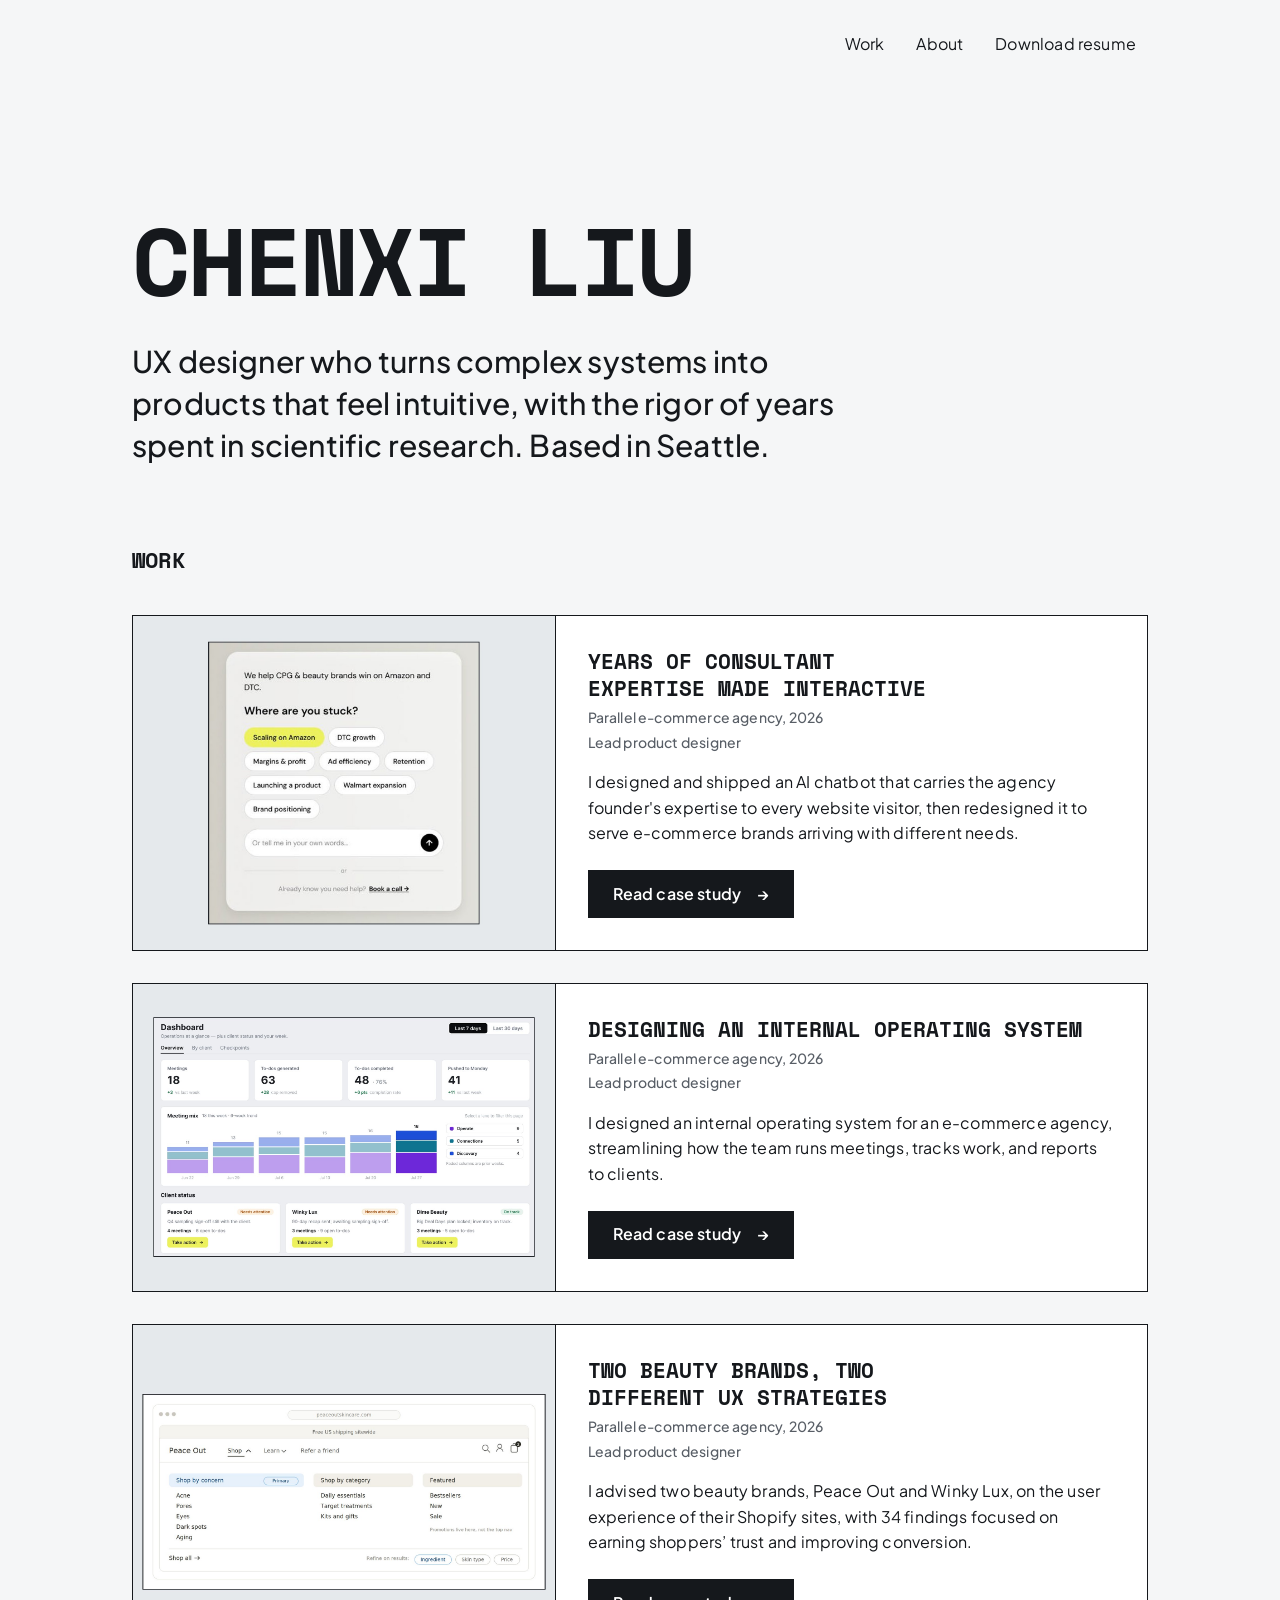
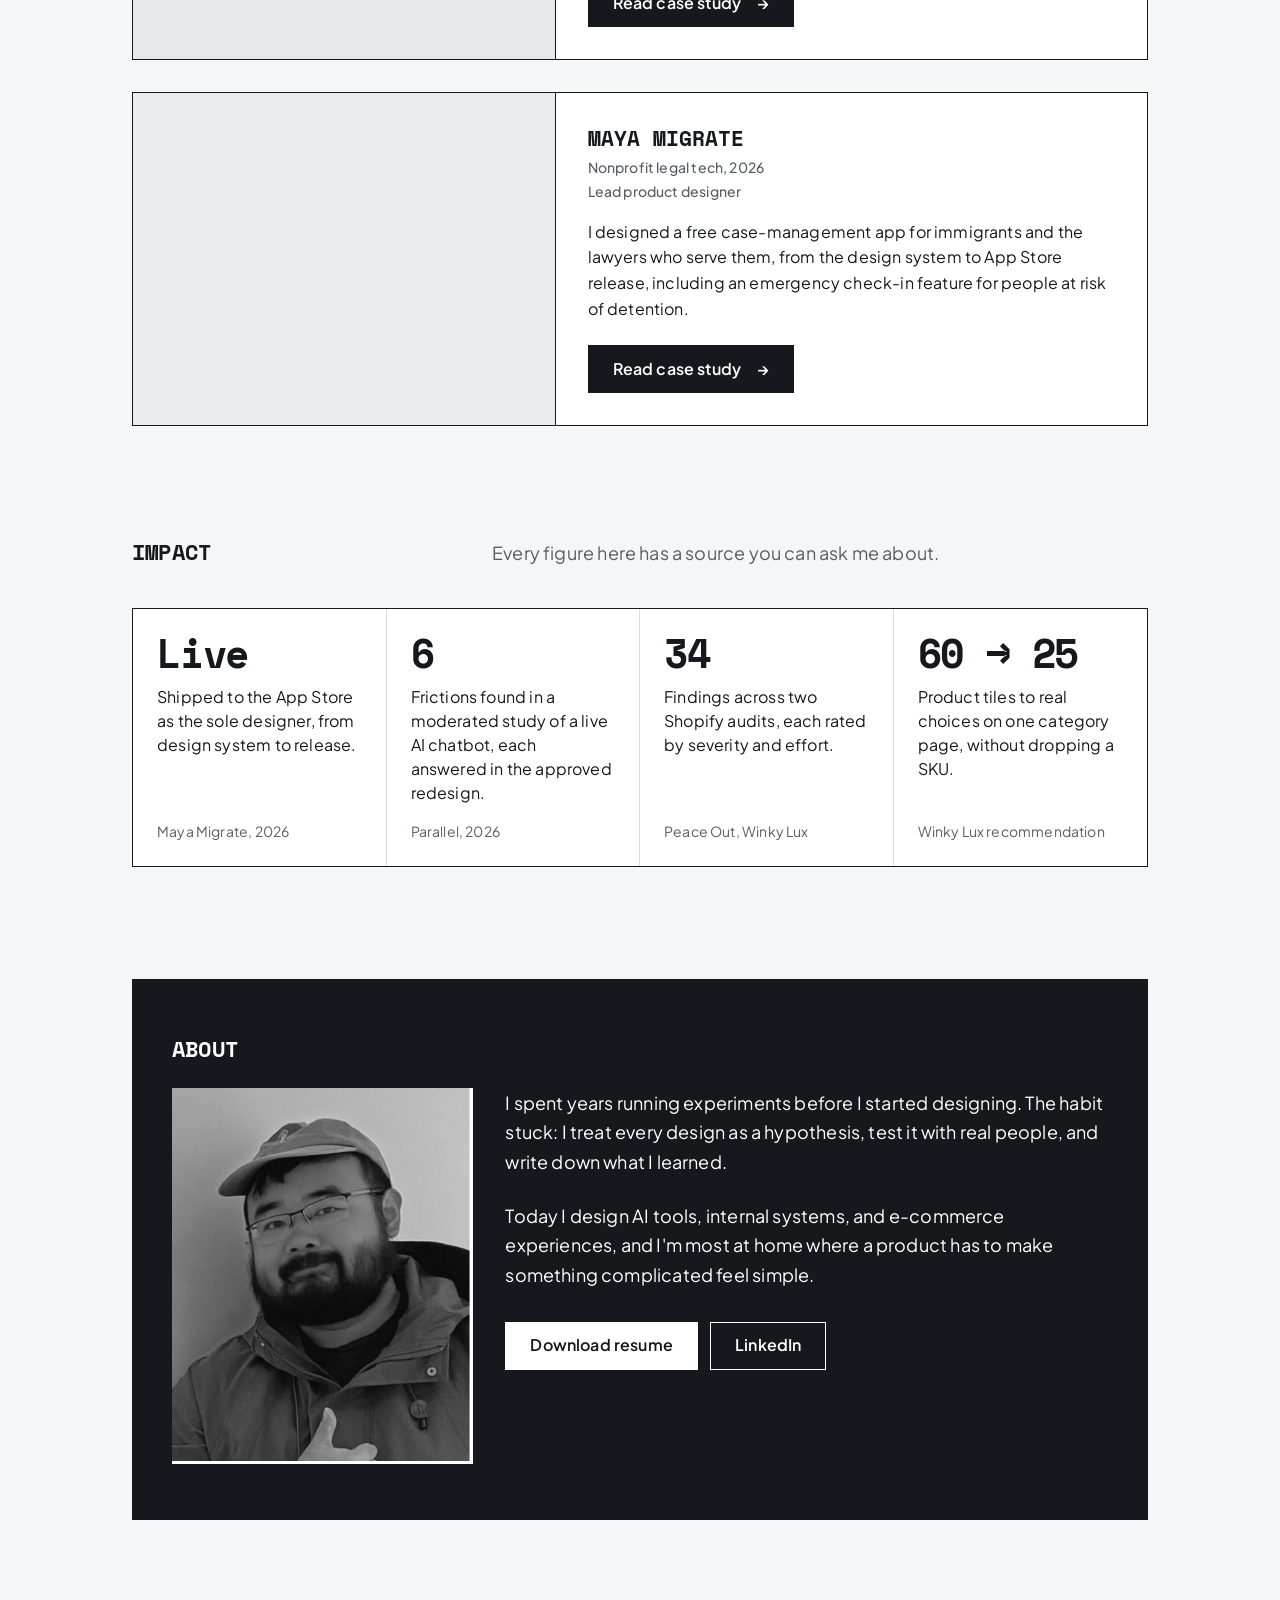
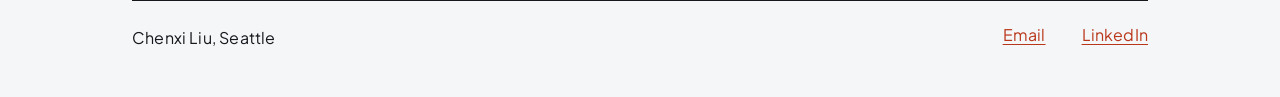
<file: index.html>
<!DOCTYPE html>
<html lang="en">
<head>
<meta charset="UTF-8">
<meta name="viewport" content="width=device-width, initial-scale=1, viewport-fit=cover">
<title>Chenxi Liu — Product designer</title>
<meta name="description" content="Chenxi Liu is a UX designer in Seattle with a background in scientific research.">
<link rel="preconnect" href="https://fonts.googleapis.com">
<link rel="preconnect" href="https://fonts.gstatic.com" crossorigin>
<link href="https://fonts.googleapis.com/css2?family=Space+Mono:wght@400;700&family=Plus+Jakarta+Sans:wght@400;500;600&display=swap" rel="stylesheet">
<link rel="stylesheet" href="styles.css">
</head>
<body>
<a class="skip-link" href="#main">Skip to content</a>
<header class="site-header"><div class="wrap">
  
  <nav class="site-nav" aria-label="Main"><a href="index.html#work">Work</a><a href="index.html#about">About</a><a href="resume.pdf">Download resume</a></nav>
</div></header>

<main id="main" class="wrap">
<div class="hero">
  <h1>Chenxi Liu</h1>
  <p class="hero__statement">UX designer who turns complex systems into products that feel intuitive, with the rigor of years spent in scientific research. Based in Seattle.</p>
</div>

<section id="work" aria-labelledby="work-h">
<h2 id="work-h" class="section-title">Work</h2>
<div class="card-list">
  <article class="card">
    <div class="card__media"><img src="images/cover-chatbot.jpg" alt="The chatbot entry panel: a word cloud of common struggles, a free-text input, and a book-a-call link" width="1600" height="1200" loading="lazy"></div>
    <div class="card__body"><h3>Years of Consultant Expertise Made Interactive</h3><p class="card__sub">Parallel e-commerce agency, 2026</p><p class="card__role">Lead product designer</p><p>I designed and shipped an AI chatbot that carries the agency founder's expertise to every website visitor, then redesigned it to serve e-commerce brands arriving with different needs.</p><a class="button card__cta" href="case-parallel-chatbot.html">Read case study<span class="visually-hidden">: Years of Consultant Expertise Made Interactive</span> <span aria-hidden="true">→</span></a></div>
  </article>
  <article class="card">
    <div class="card__media"><img src="images/cover-admin.jpg" alt="The redesigned admin overview: weekly metrics, a meeting-mix chart, and client status cards that flag what needs attention" width="1600" height="1200" loading="lazy"></div>
    <div class="card__body"><h3>Designing an Internal Operating System</h3><p class="card__sub">Parallel e-commerce agency, 2026</p><p class="card__role">Lead product designer</p><p>I designed an internal operating system for an e-commerce agency, streamlining how the team runs meetings, tracks work, and reports to clients.</p><a class="button card__cta" href="case-parallel-admin.html">Read case study<span class="visually-hidden">: Designing an Internal Operating System</span> <span aria-hidden="true">→</span></a></div>
  </article>
  <article class="card">
    <div class="card__media"><img src="images/cover-audits.jpg" alt="My recommended concern-first navigation for Peace Out: Shop by concern as the primary menu, with category and featured as secondary, and ingredient as a filter" width="1600" height="1200" loading="lazy"></div>
    <div class="card__body"><h3>Two Beauty Brands, Two Different UX Strategies</h3><p class="card__sub">Parallel e-commerce agency, 2026</p><p class="card__role">Lead product designer</p><p>I advised two beauty brands, Peace Out and Winky Lux, on the user experience of their Shopify sites, with 34 findings focused on earning shoppers&rsquo; trust and improving conversion.</p><a class="button card__cta" href="case-shopify-audits.html">Read case study<span class="visually-hidden">: Two Beauty Brands, Two Different UX Strategies</span> <span aria-hidden="true">→</span></a></div>
  </article>
  <article class="card">
    <div class="card__media" role="img" aria-label="Maya Migrate preview"></div>
    <div class="card__body"><h3>Maya Migrate</h3><p class="card__sub">Nonprofit legal tech, 2026</p><p class="card__role">Lead product designer</p><p>I designed a free case-management app for immigrants and the lawyers who serve them, from the design system to App Store release, including an emergency check-in feature for people at risk of detention.</p><a class="button card__cta" href="case-maya-migrate.html">Read case study<span class="visually-hidden">: Maya Migrate</span> <span aria-hidden="true">→</span></a></div>
  </article>
</div>
</section>

<section class="section" id="impact" aria-labelledby="impact-h">
  <div class="split"><h2 id="impact-h">Impact</h2><div><p class="t-muted">Every figure here has a source you can ask me about.</p></div></div>
  <div class="metrics metrics--4"><div class="metric"><span class="metric__num">Live</span><p>Shipped to the App Store as the sole designer, from design system to release.</p><span class="t-caption">Maya Migrate, 2026</span></div><div class="metric"><span class="metric__num">6</span><p>Frictions found in a moderated study of a live AI chatbot, each answered in the approved redesign.</p><span class="t-caption">Parallel, 2026</span></div><div class="metric"><span class="metric__num">34</span><p>Findings across two Shopify audits, each rated by severity and effort.</p><span class="t-caption">Peace Out, Winky Lux</span></div><div class="metric"><span class="metric__num">60 → 25</span><p>Product tiles to real choices on one category page, without dropping a SKU.</p><span class="t-caption">Winky Lux recommendation</span></div></div>
</section>

<section class="section" id="about" aria-labelledby="about-h">
  <div class="about">
    <div class="about__side">
      <h2 id="about-h">About</h2>
      <img class="about__photo" src="images/chenxi-liu.jpg" alt="Chenxi Liu, smiling, in a cap and glasses" width="800" height="1000">
    </div>
    <div class="about__body">
      <p>I spent years running experiments before I started designing. The habit stuck: I treat every design as a hypothesis, test it with real people, and write down what I learned.</p>
      <p>Today I design AI tools, internal systems, and e-commerce experiences, and I'm most at home where a product has to make something complicated feel simple.</p>
      <div class="button-row">
        <a class="button button--on-dark" href="resume.pdf" download>Download resume</a>
        <a class="button button--secondary button--on-dark" href="https://www.linkedin.com/in/chenxi-liu-ux" target="_blank" rel="noopener">LinkedIn</a>
      </div>
    </div>
  </div>
</section>
</main>

<footer class="site-footer"><div class="wrap"><div class="site-footer__inner"><span>Chenxi Liu, Seattle</span><span class="footer-links"><a href="mailto:chaserliu1994@gmail.com">Email</a><a href="https://www.linkedin.com/in/chenxi-liu-ux" target="_blank" rel="noopener">LinkedIn</a></span></div></div></footer>
</body>
</html>
</file>
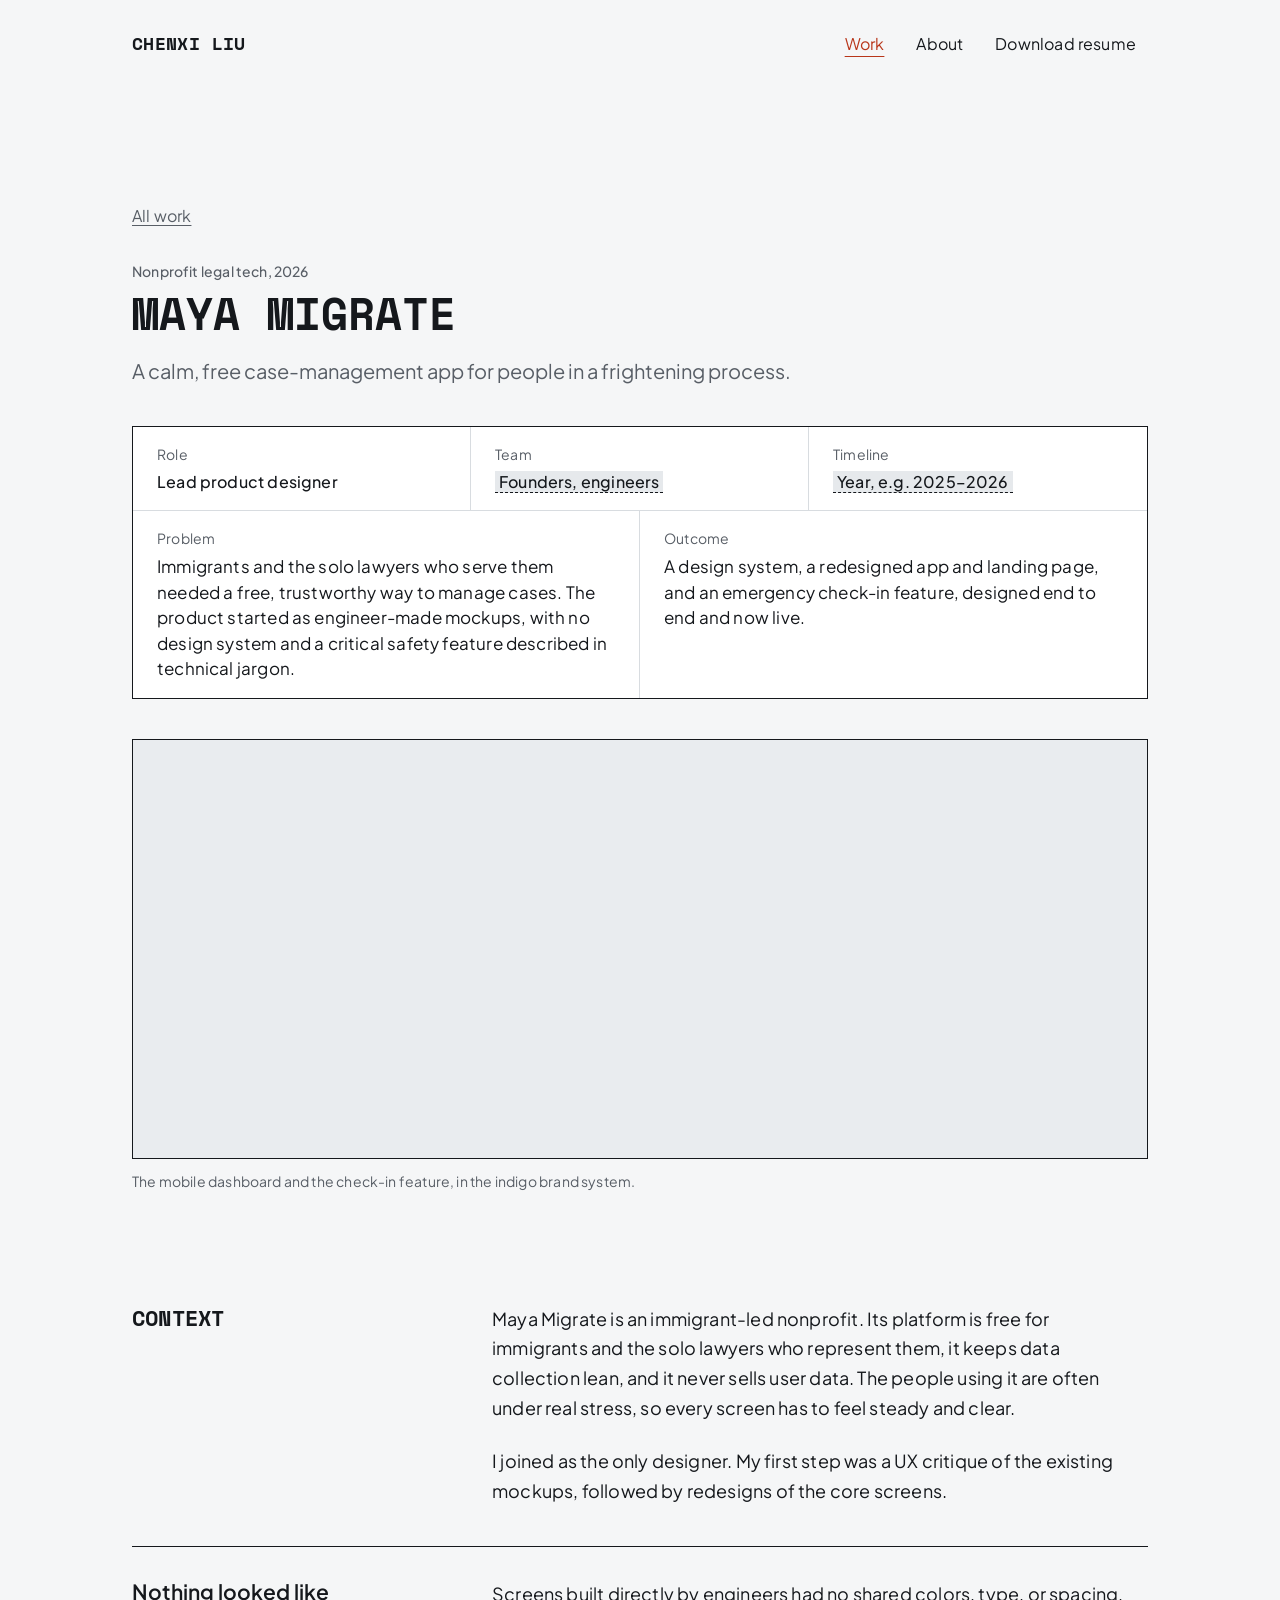
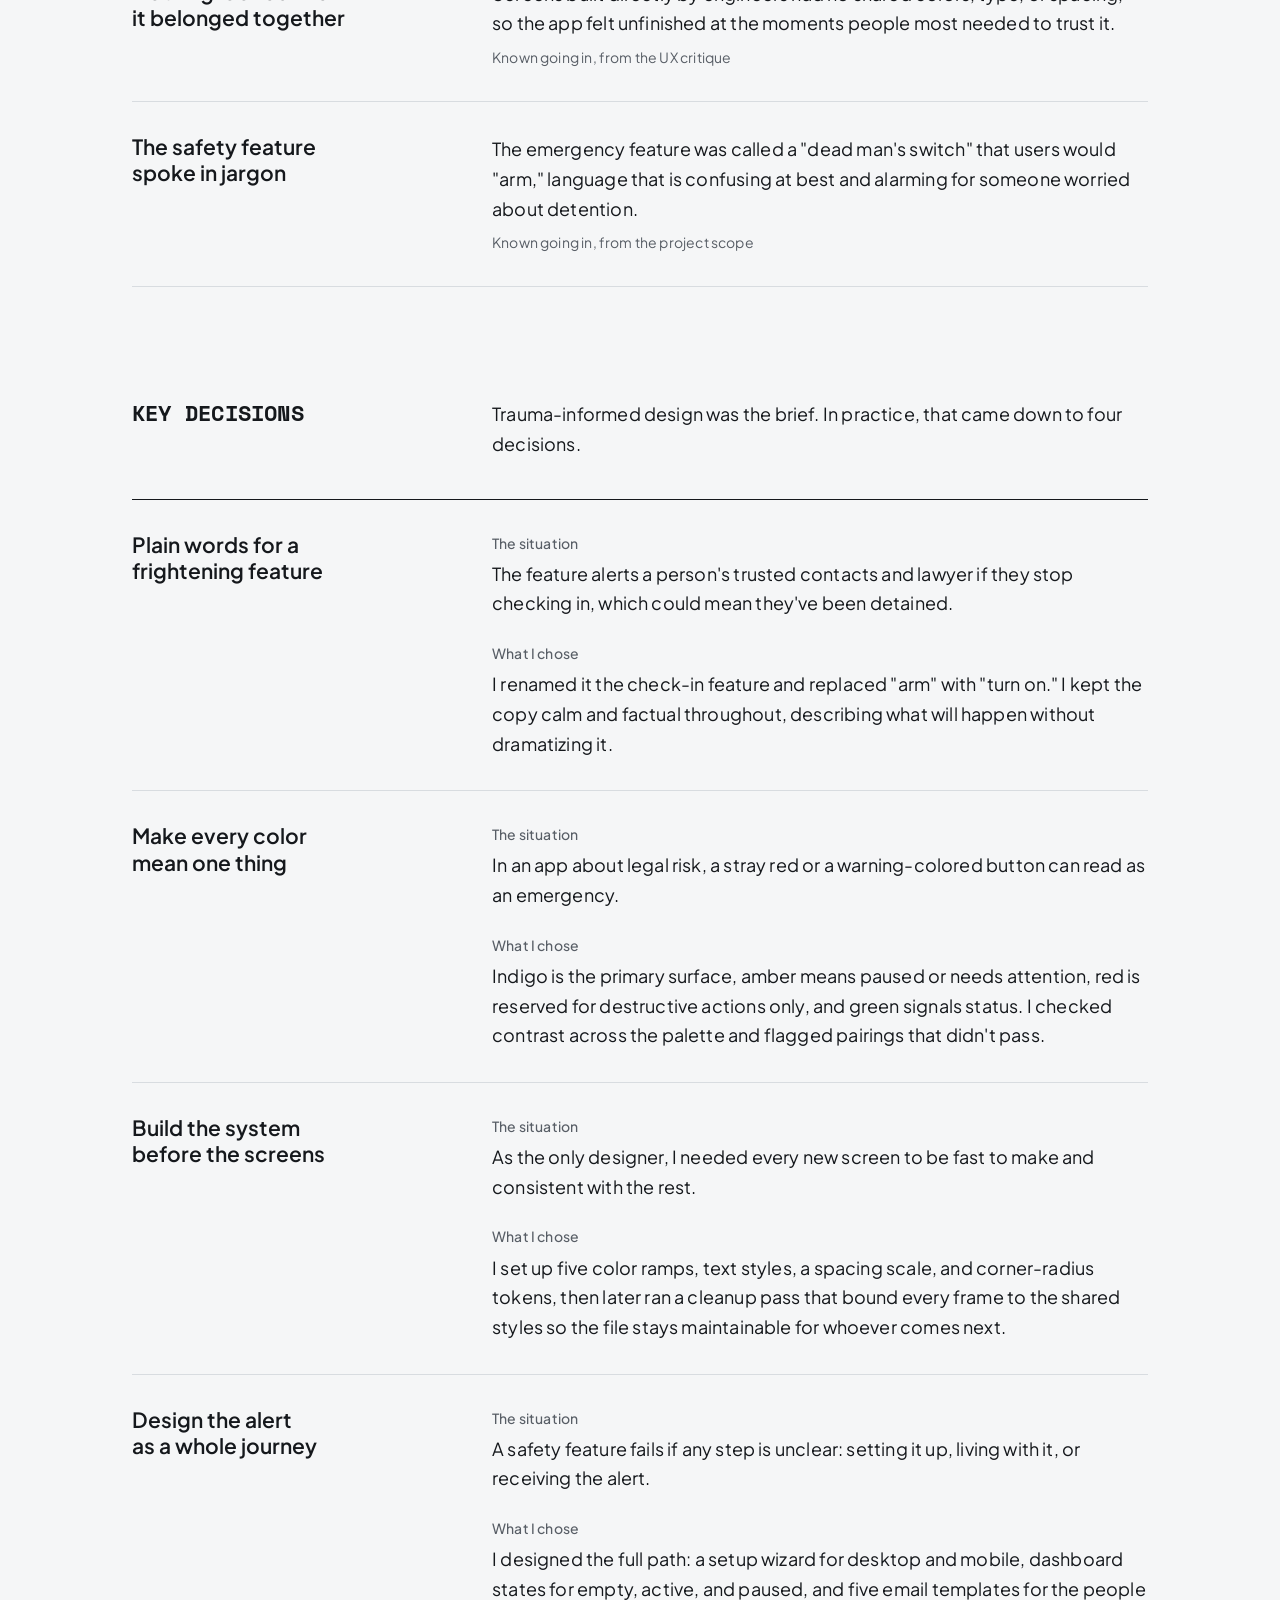
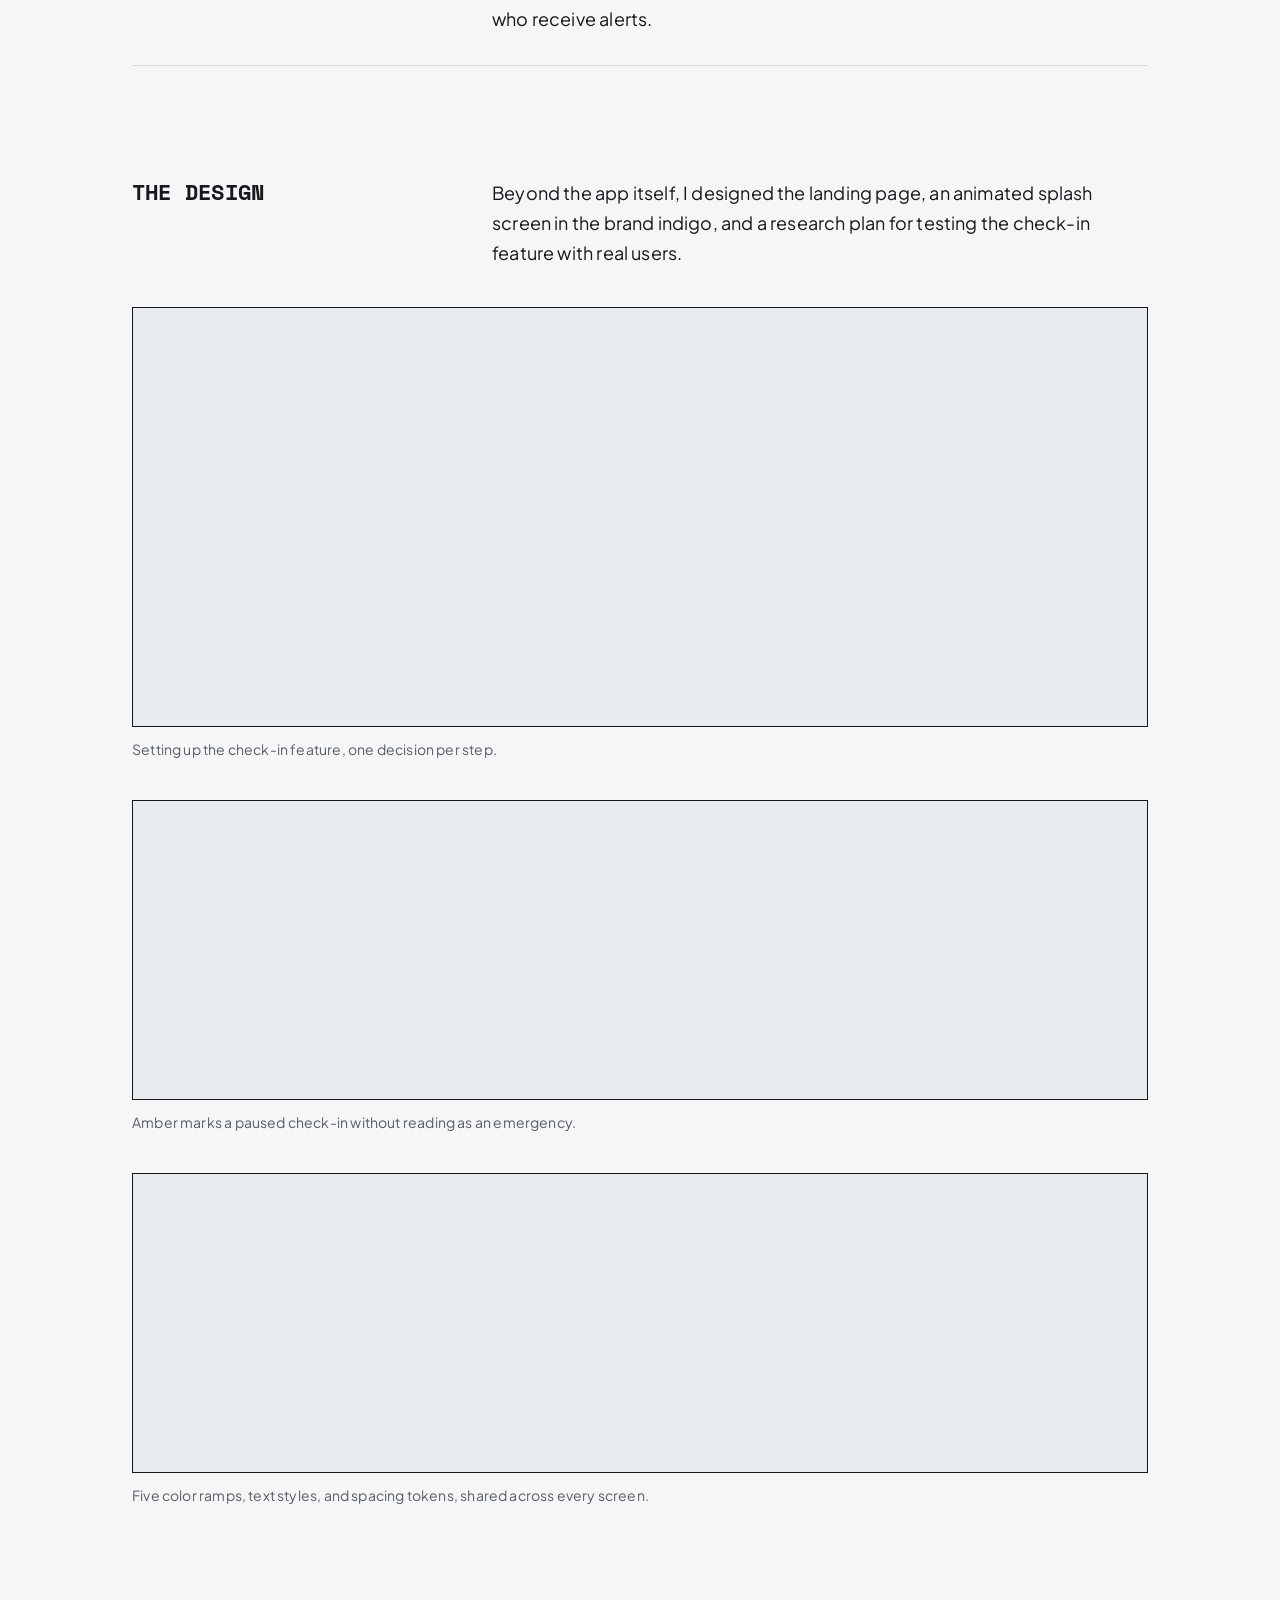
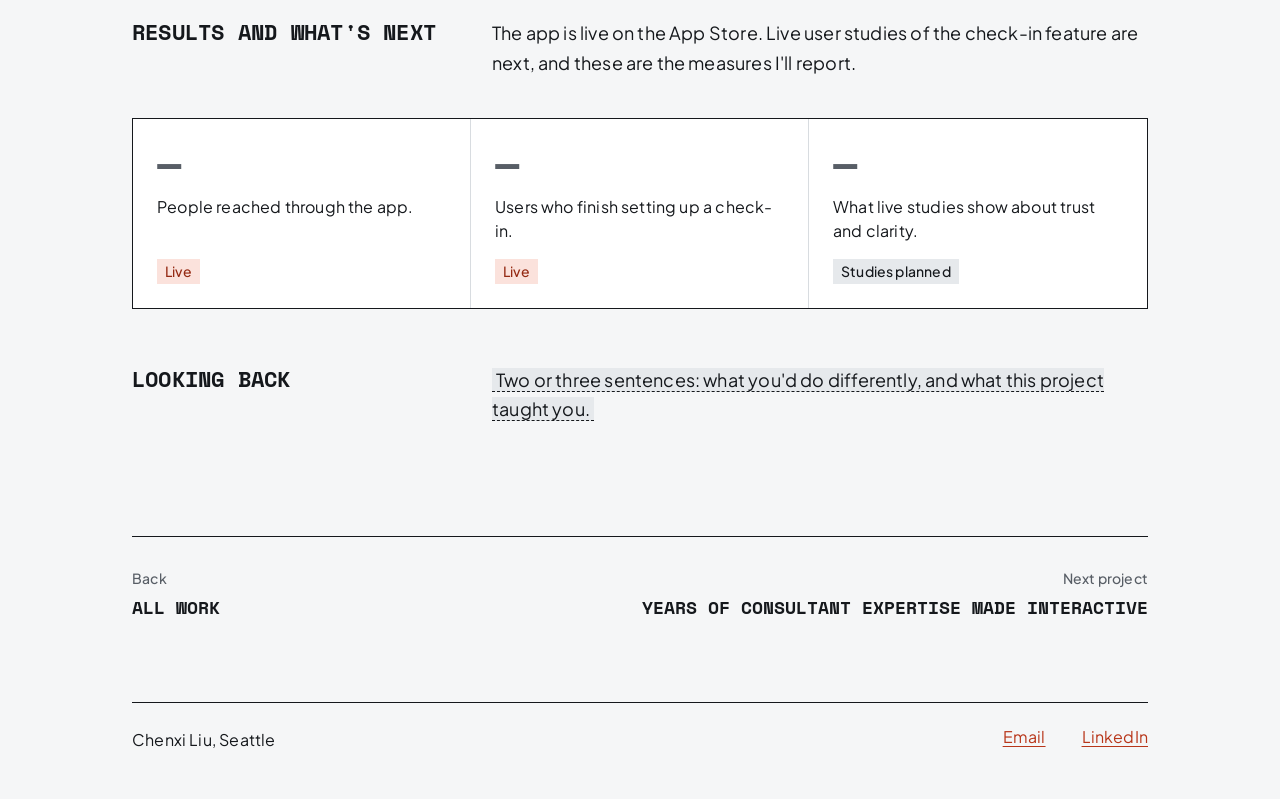
<file: case-maya-migrate.html>
<!DOCTYPE html>
<html lang="en">
<head>
<meta charset="UTF-8">
<meta name="viewport" content="width=device-width, initial-scale=1, viewport-fit=cover">
<title>Maya Migrate — Chenxi Liu</title>
<meta name="description" content="Case study: a free case-management app for immigrants and their lawyers.">
<link rel="preconnect" href="https://fonts.googleapis.com">
<link rel="preconnect" href="https://fonts.gstatic.com" crossorigin>
<link href="https://fonts.googleapis.com/css2?family=Space+Mono:wght@400;700&family=Plus+Jakarta+Sans:wght@400;500;600&display=swap" rel="stylesheet">
<link rel="stylesheet" href="styles.css">
</head>
<body>
<a class="skip-link" href="#main">Skip to content</a>
<header class="site-header"><div class="wrap">
  <a class="site-name" href="index.html">Chenxi Liu</a>
  <nav class="site-nav" aria-label="Main"><a href="index.html#work" aria-current="page">Work</a><a href="index.html#about">About</a><a href="resume.pdf">Download resume</a></nav>
</div></header>

<main id="main" class="wrap">
<div class="page-title">
  <a class="back" href="index.html#work">All work</a>
  <p class="t-label page-title__label">Nonprofit legal tech, 2026</p><h1>Maya Migrate</h1>
  <p class="t-lead">A calm, free case-management app for people in a frightening process.</p>
</div><dl class="summary">
  <div><dt>Role</dt><dd>Lead product designer</dd></div>
  <div><dt>Team</dt><dd><span class="todo">Founders, engineers</span></dd></div>
  <div><dt>Timeline</dt><dd><span class="todo">Year, e.g. 2025–2026</span></dd></div>
  <div class="summary__wide"><dt>Problem</dt><dd>Immigrants and the solo lawyers who serve them needed a free, trustworthy way to manage cases. The product started as engineer-made mockups, with no design system and a critical safety feature described in technical jargon.</dd></div>
  <div class="summary__wide"><dt>Outcome</dt><dd>A design system, a redesigned app and landing page, and an emergency check-in feature, designed end to end and now live.</dd></div>
</dl><figure><div class="media" role="img" aria-label="App dashboard and check-in feature"></div><figcaption>The mobile dashboard and the check-in feature, in the indigo brand system.</figcaption></figure><section class="section" aria-labelledby="context">
  <div class="split"><h2 id="context">Context</h2><div><p>Maya Migrate is an immigrant-led nonprofit. Its platform is free for immigrants and the solo lawyers who represent them, it keeps data collection lean, and it never sells user data. The people using it are often under real stress, so every screen has to feel steady and clear.</p><p>I joined as the only designer. My first step was a UX critique of the existing mockups, followed by redesigns of the core screens.</p></div></div>
  <div class="rows"><div class="row"><h3>Nothing looked like it belonged together</h3><p>Screens built directly by engineers had no shared colors, type, or spacing, so the app felt unfinished at the moments people most needed to trust it.<span class="row__src">Known going in, from the UX critique</span></p></div><div class="row"><h3>The safety feature spoke in jargon</h3><p>The emergency feature was called a "dead man's switch" that users would "arm," language that is confusing at best and alarming for someone worried about detention.<span class="row__src">Known going in, from the project scope</span></p></div></div>
</section><section class="section" aria-labelledby="decisions">
  <div class="split"><h2 id="decisions">Key decisions</h2><div><p>Trauma-informed design was the brief. In practice, that came down to four decisions.</p></div></div>
  <div class="rows"><div class="row"><h3>Plain words for a frightening feature</h3><div><p><span class="row__k">The situation</span>The feature alerts a person's trusted contacts and lawyer if they stop checking in, which could mean they've been detained.</p><p><span class="row__k">What I chose</span>I renamed it the check-in feature and replaced "arm" with "turn on." I kept the copy calm and factual throughout, describing what will happen without dramatizing it.</p></div></div><div class="row"><h3>Make every color mean one thing</h3><div><p><span class="row__k">The situation</span>In an app about legal risk, a stray red or a warning-colored button can read as an emergency.</p><p><span class="row__k">What I chose</span>Indigo is the primary surface, amber means paused or needs attention, red is reserved for destructive actions only, and green signals status. I checked contrast across the palette and flagged pairings that didn't pass.</p></div></div><div class="row"><h3>Build the system before the screens</h3><div><p><span class="row__k">The situation</span>As the only designer, I needed every new screen to be fast to make and consistent with the rest.</p><p><span class="row__k">What I chose</span>I set up five color ramps, text styles, a spacing scale, and corner-radius tokens, then later ran a cleanup pass that bound every frame to the shared styles so the file stays maintainable for whoever comes next.</p></div></div><div class="row"><h3>Design the alert as a whole journey</h3><div><p><span class="row__k">The situation</span>A safety feature fails if any step is unclear: setting it up, living with it, or receiving the alert.</p><p><span class="row__k">What I chose</span>I designed the full path: a setup wizard for desktop and mobile, dashboard states for empty, active, and paused, and five email templates for the people who receive alerts.</p></div></div></div>
</section><section class="section" aria-labelledby="design">
  <div class="split"><h2 id="design">The design</h2><div><p>Beyond the app itself, I designed the landing page, an animated splash screen in the brand indigo, and a research plan for testing the check-in feature with real users.</p></div></div>
  <figure><div class="media" role="img" aria-label="Check-in setup wizard, desktop and mobile"></div><figcaption>Setting up the check-in feature, one decision per step.</figcaption></figure><figure><div class="media media--short" role="img" aria-label="Dashboard states: empty, active, paused"></div><figcaption>Amber marks a paused check-in without reading as an emergency.</figcaption></figure><figure><div class="media media--short" role="img" aria-label="Design system: color ramps and type"></div><figcaption>Five color ramps, text styles, and spacing tokens, shared across every screen.</figcaption></figure>
</section><section class="section" aria-labelledby="results">
  <div class="split"><h2 id="results">Results and what's next</h2><div><p>The app is live on the App Store. Live user studies of the check-in feature are next, and these are the measures I'll report.</p></div></div>
  <div class="metrics"><div class="metric"><span class="metric__num metric__num--empty">—</span><p>People reached through the app.</p><span class="t-caption"><span class="tag">Live</span></span></div><div class="metric"><span class="metric__num metric__num--empty">—</span><p>Users who finish setting up a check-in.</p><span class="t-caption"><span class="tag">Live</span></span></div><div class="metric"><span class="metric__num metric__num--empty">—</span><p>What live studies show about trust and clarity.</p><span class="t-caption"><span class="tag tag--pending">Studies planned</span></span></div></div>
  <div class="split mt-8"><h2>Looking back</h2><div><p><span class="todo">Two or three sentences: what you'd do differently, and what this project taught you.</span></p></div></div>
</section><div class="next">
  <a href="index.html#work"><span class="t-label">Back</span><span class="next__title">All work</span></a>
  <a href="case-parallel-chatbot.html"><span class="t-label">Next project</span><span class="next__title">Years of Consultant Expertise Made Interactive</span></a>
</div>
</main>

<footer class="site-footer"><div class="wrap"><div class="site-footer__inner"><span>Chenxi Liu, Seattle</span><span class="footer-links"><a href="mailto:chaserliu1994@gmail.com">Email</a><a href="https://www.linkedin.com/in/chenxi-liu-ux" target="_blank" rel="noopener">LinkedIn</a></span></div></div></footer>
</body>
</html>
</file>
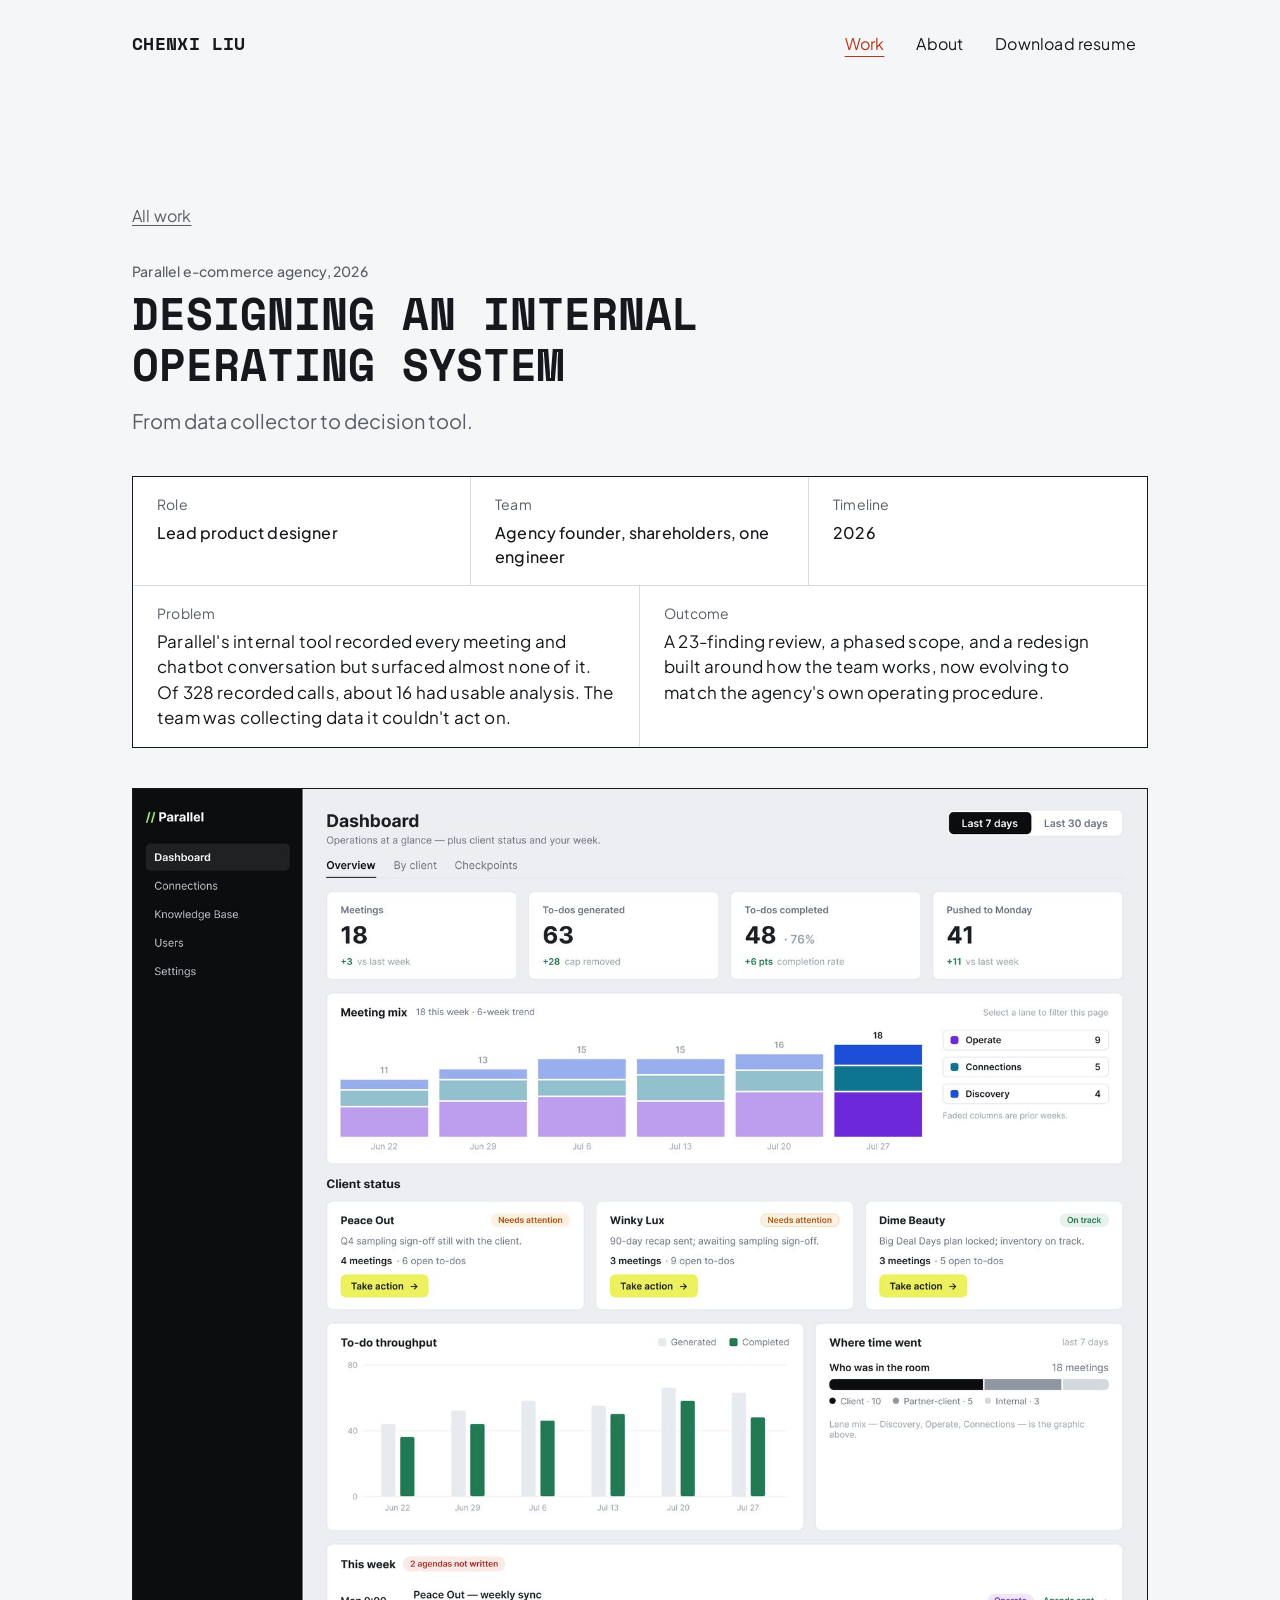
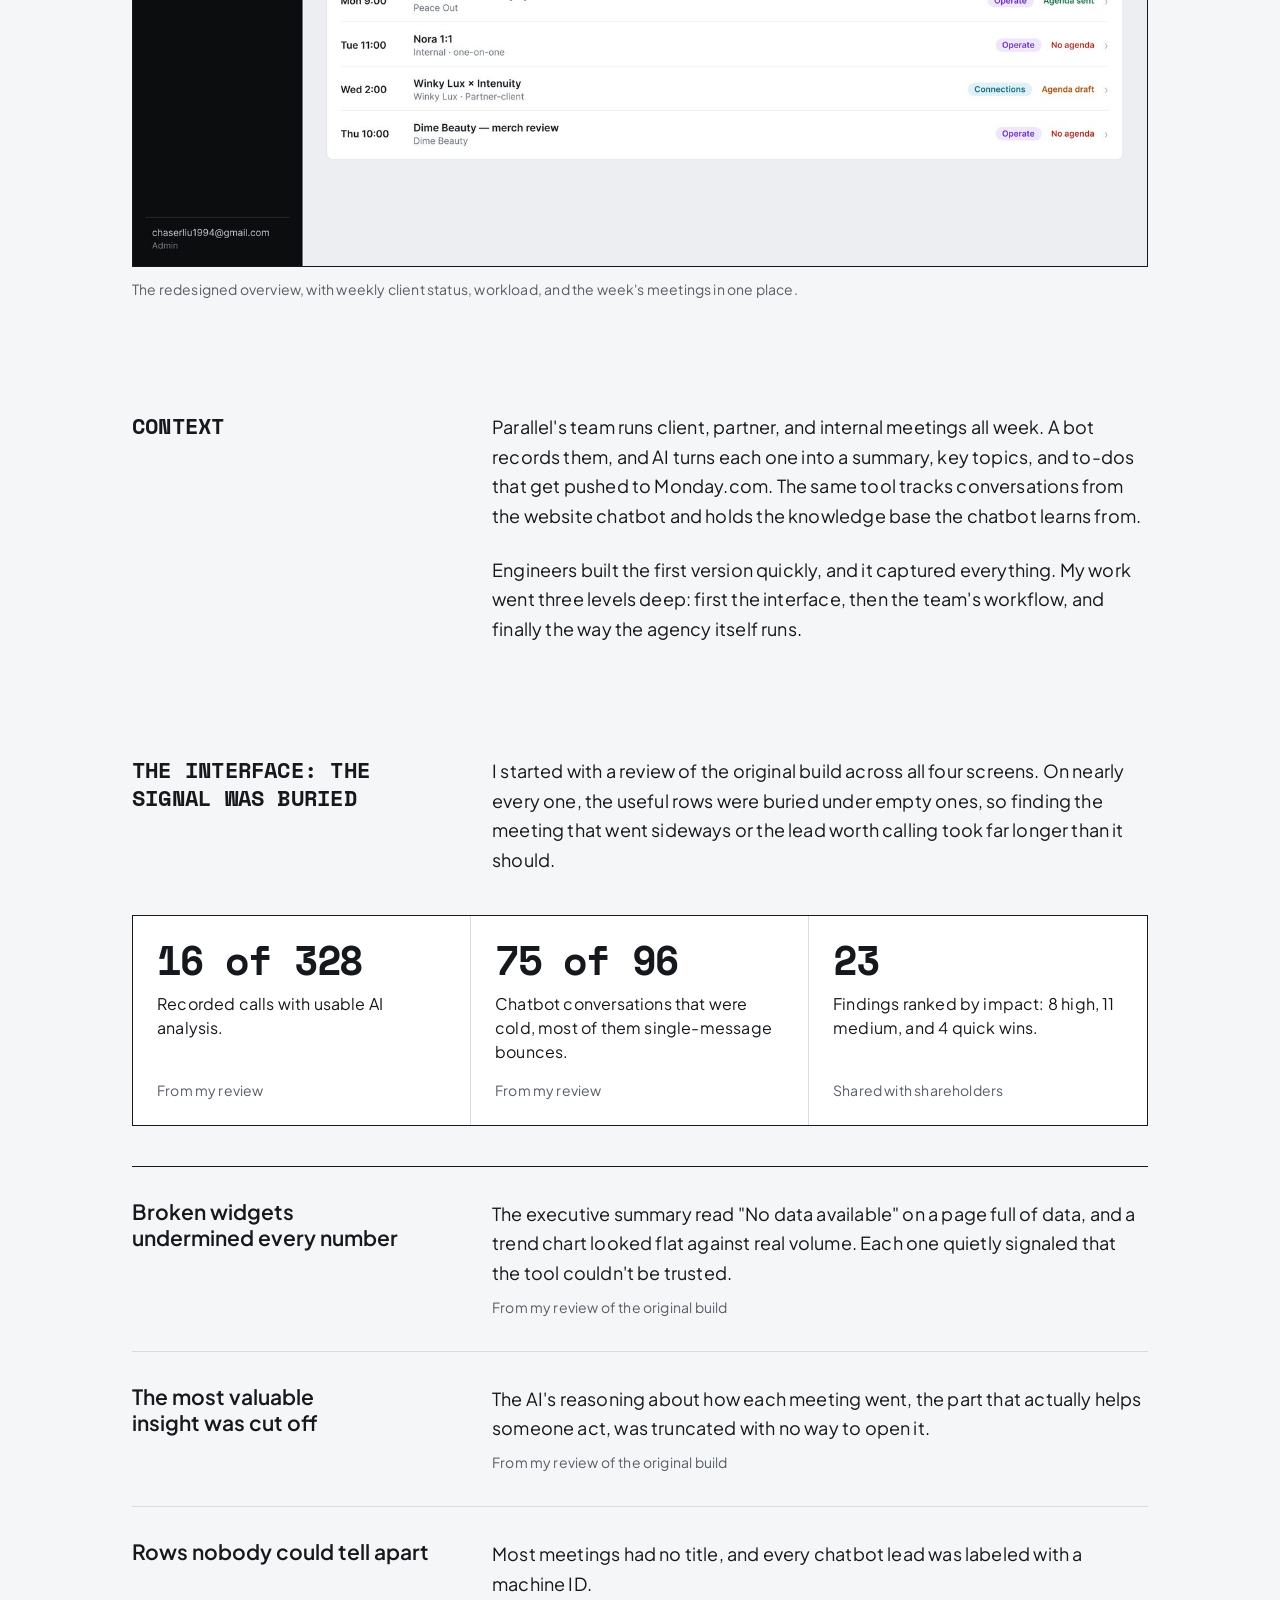
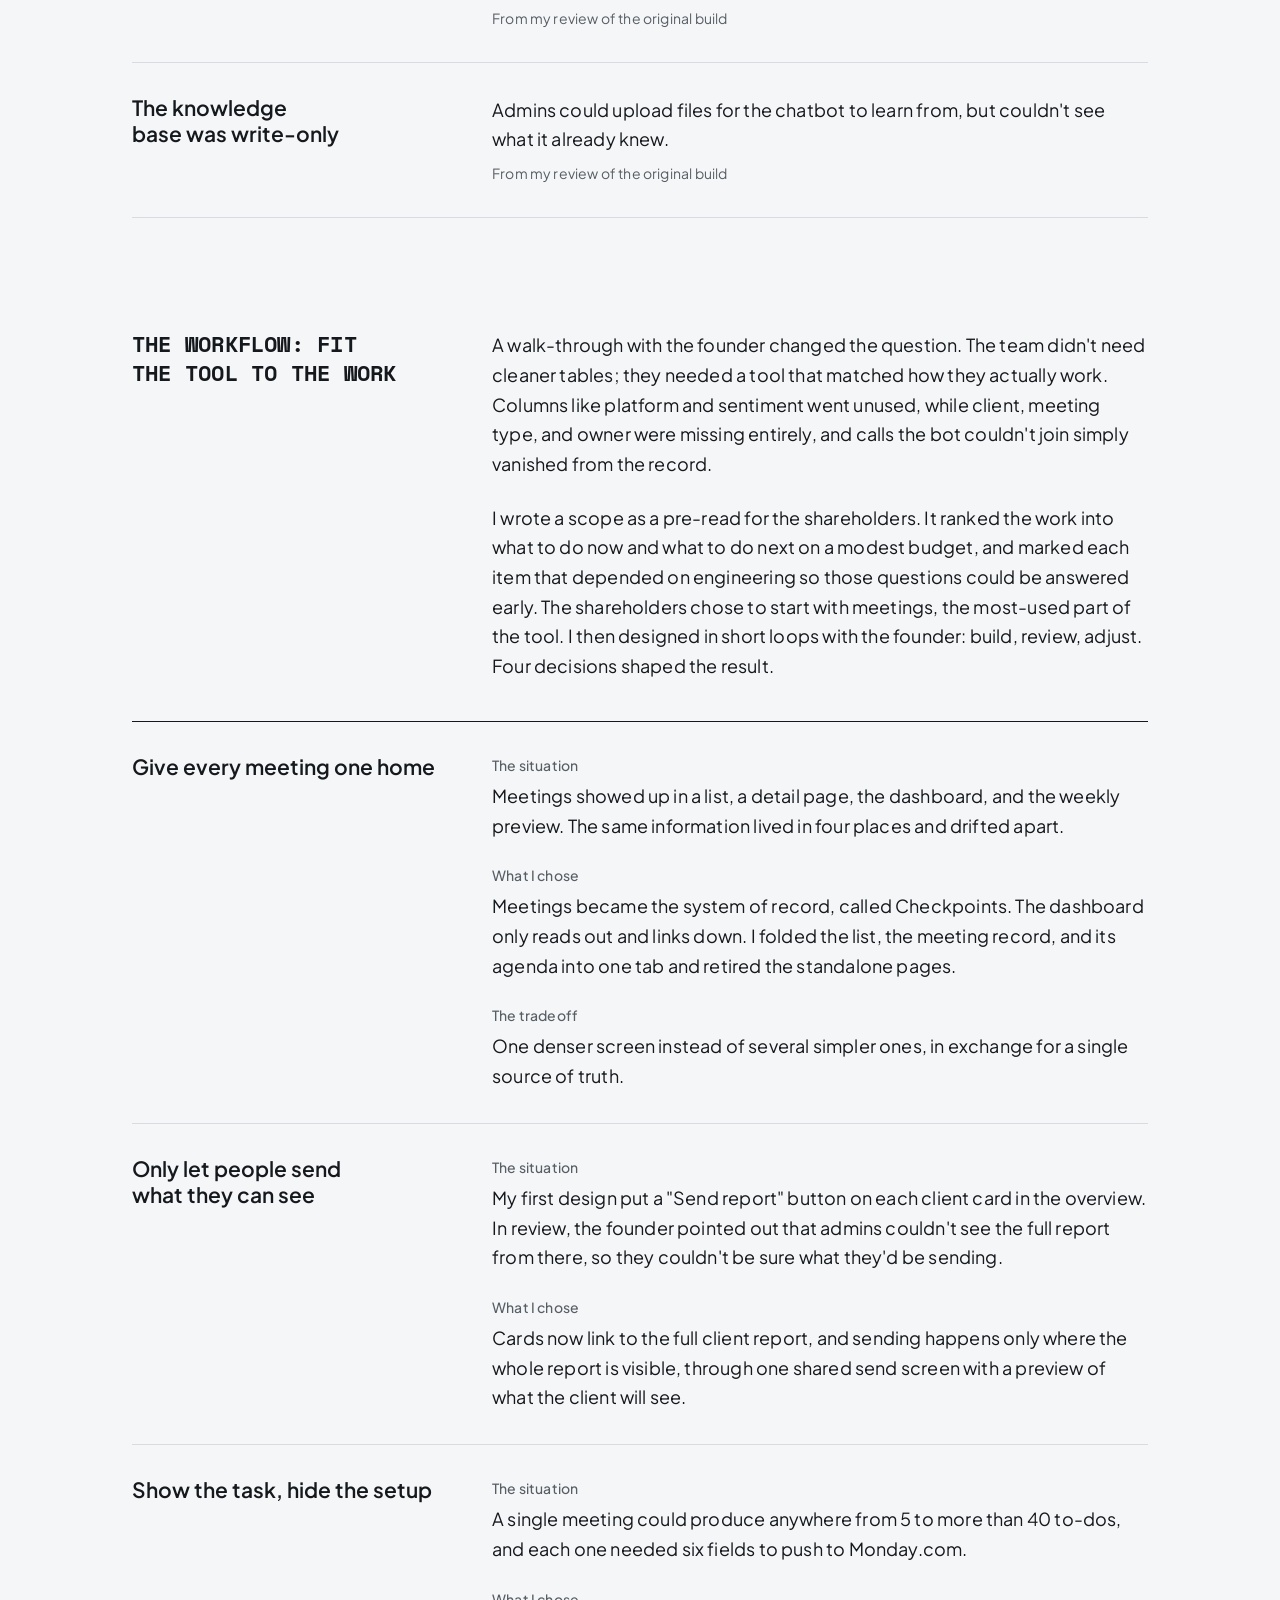
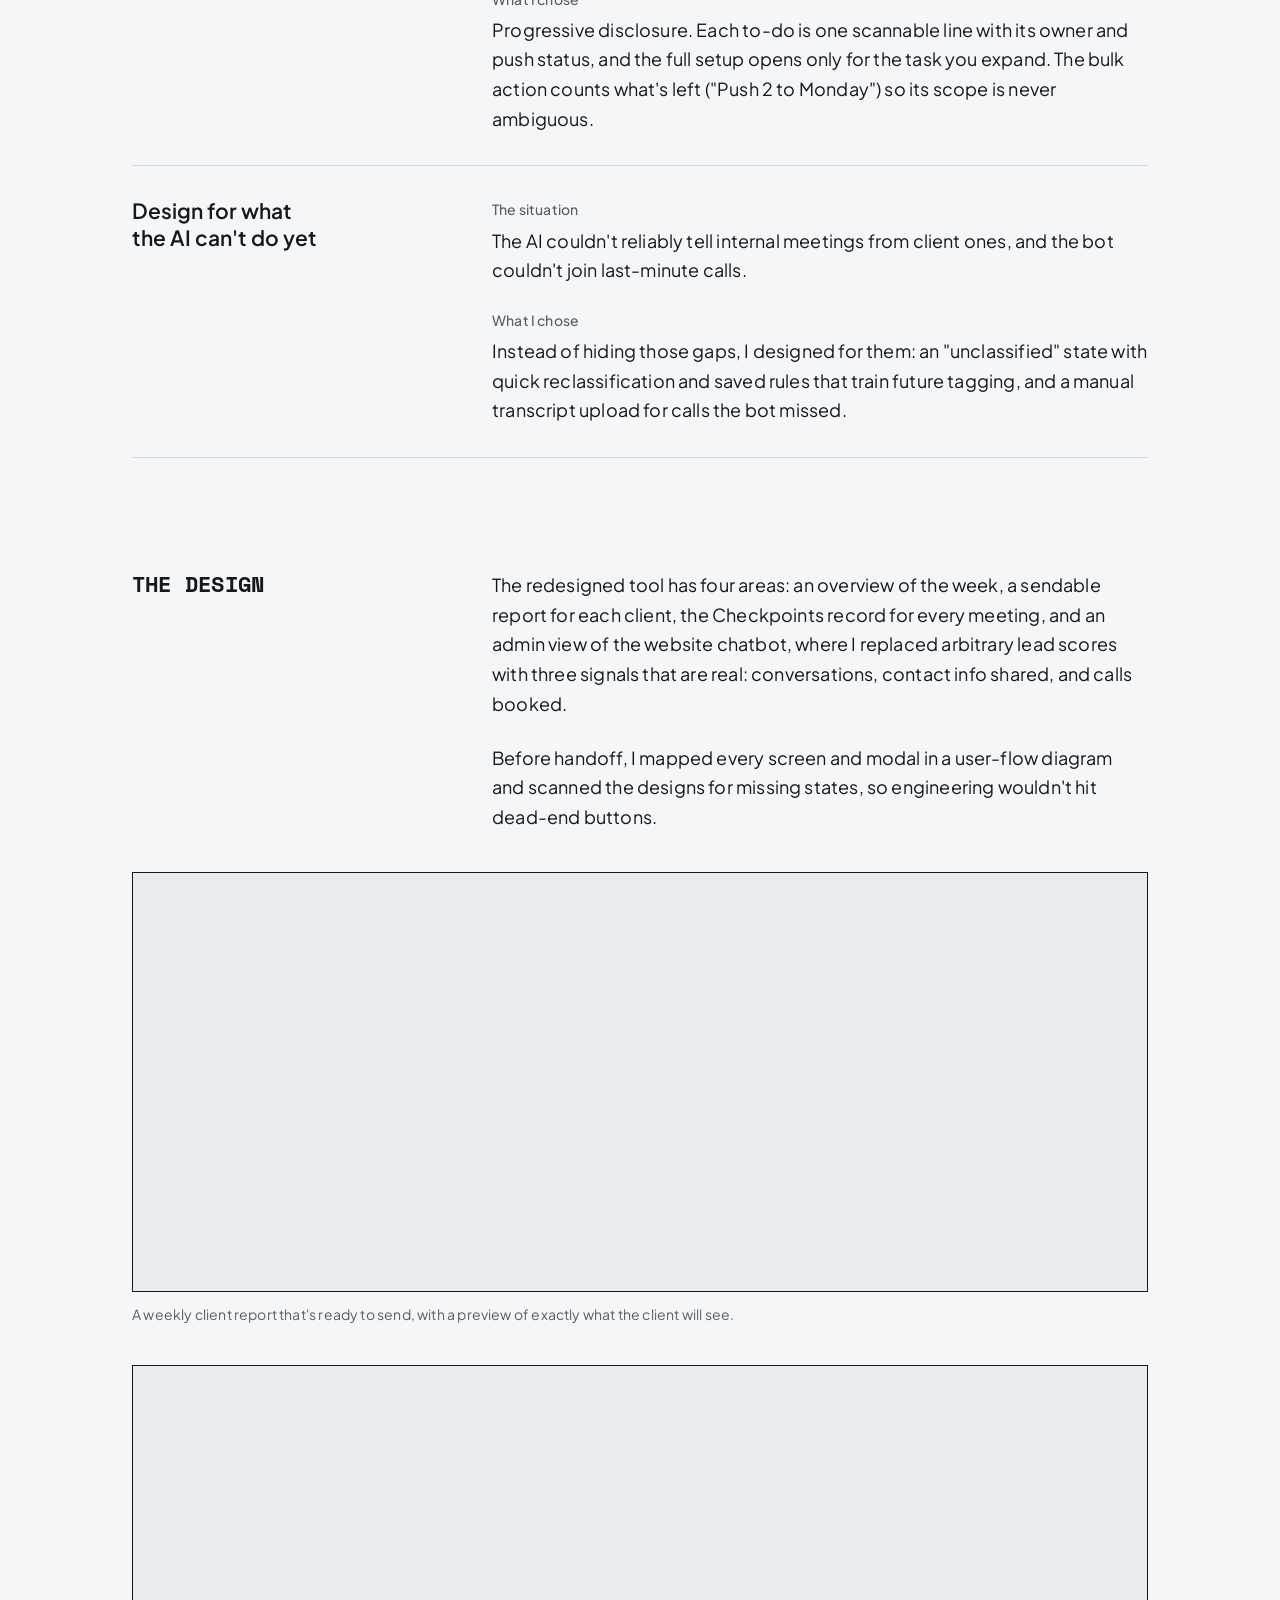
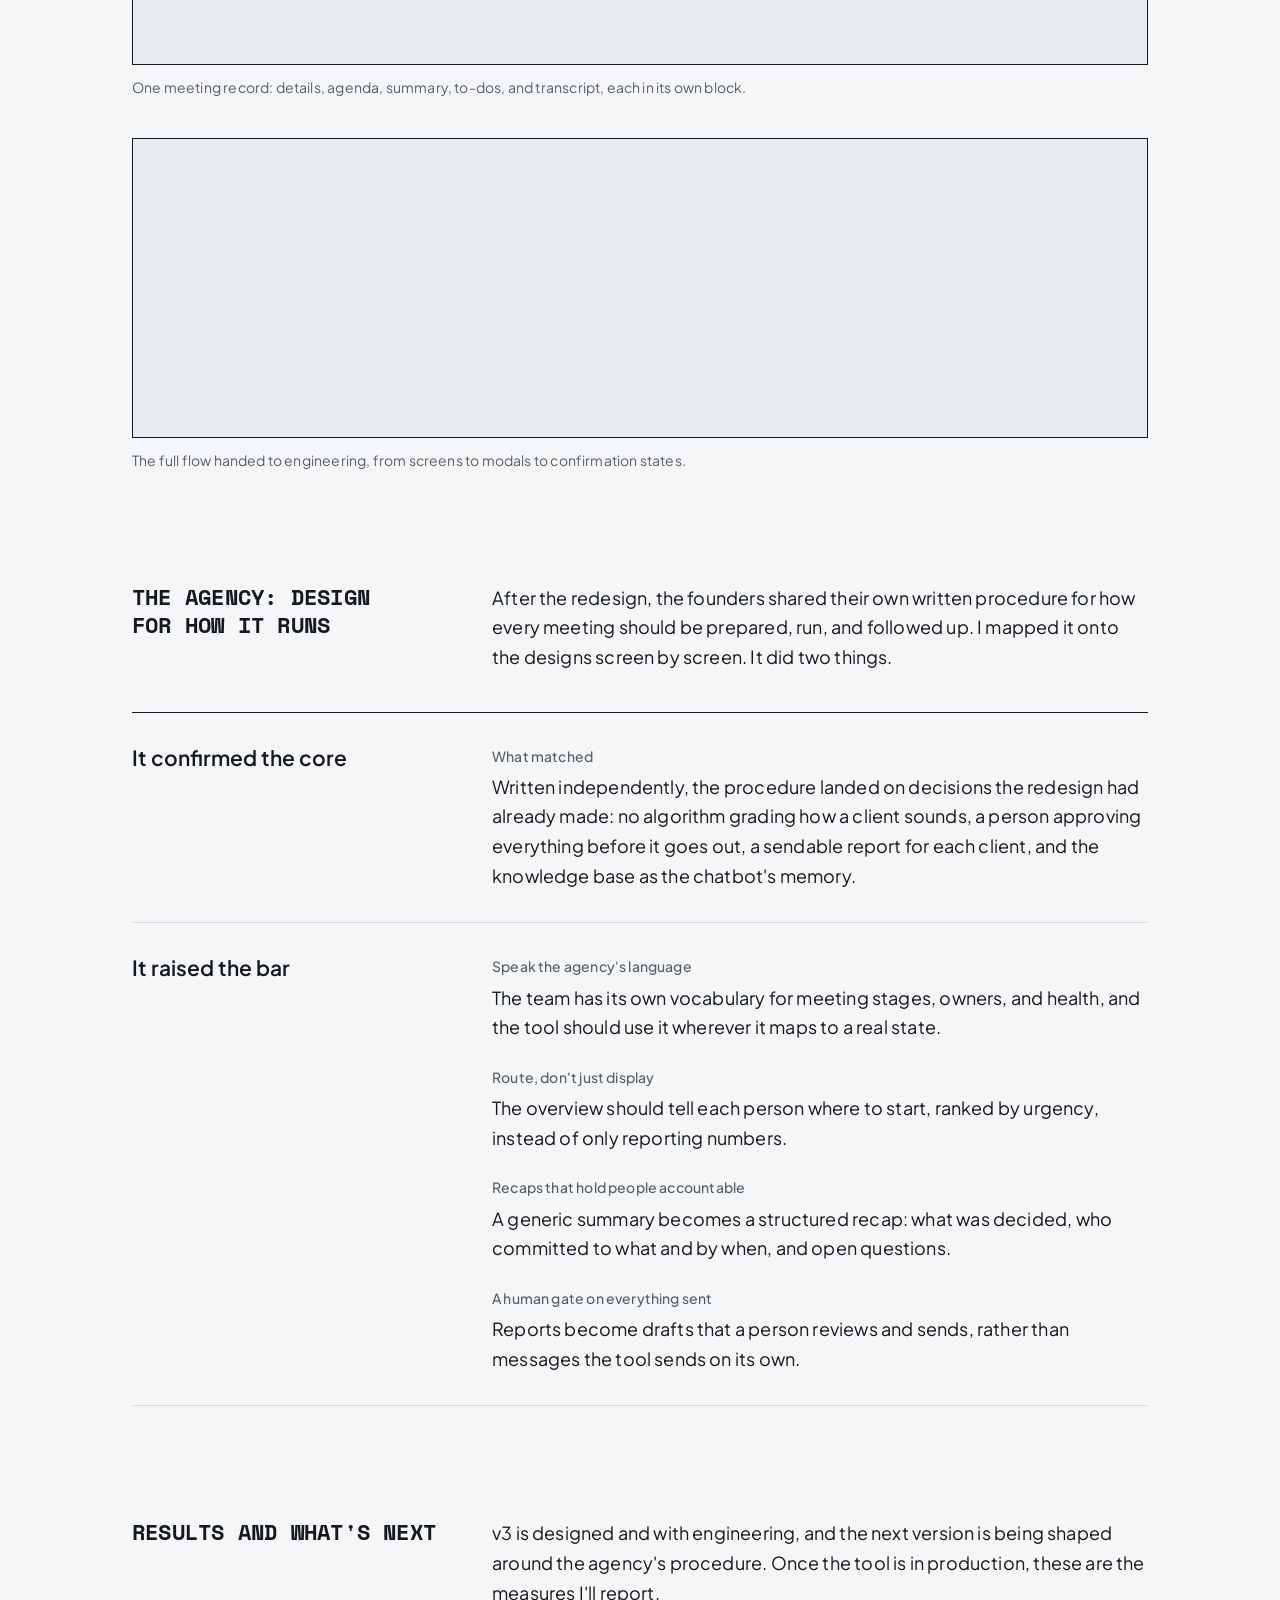
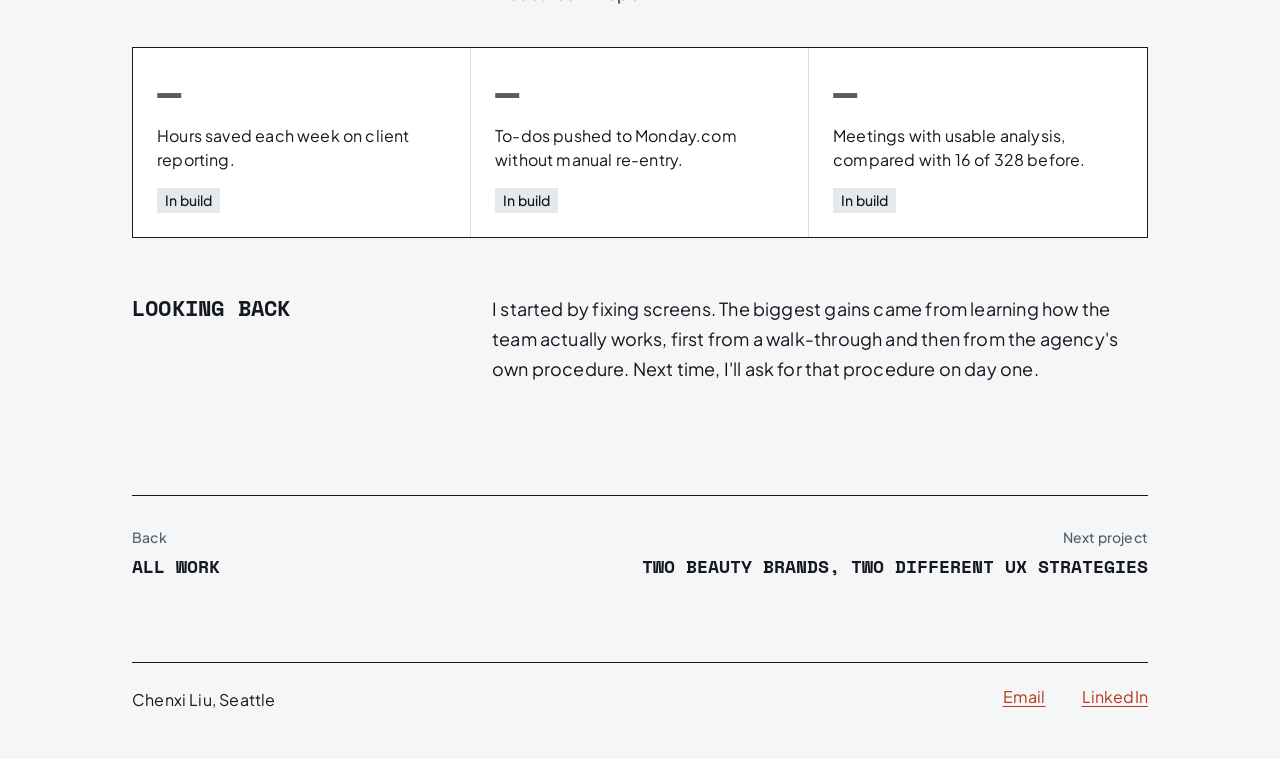
<file: case-parallel-admin.html>
<!DOCTYPE html>
<html lang="en">
<head>
<meta charset="UTF-8">
<meta name="viewport" content="width=device-width, initial-scale=1, viewport-fit=cover">
<title>Parallel admin tool — Chenxi Liu</title>
<meta name="description" content="Case study: turning an agency's internal tool from a data collector into a decision tool.">
<link rel="preconnect" href="https://fonts.googleapis.com">
<link rel="preconnect" href="https://fonts.gstatic.com" crossorigin>
<link href="https://fonts.googleapis.com/css2?family=Space+Mono:wght@400;700&family=Plus+Jakarta+Sans:wght@400;500;600&display=swap" rel="stylesheet">
<link rel="stylesheet" href="styles.css">
</head>
<body>
<a class="skip-link" href="#main">Skip to content</a>
<header class="site-header"><div class="wrap">
  <a class="site-name" href="index.html">Chenxi Liu</a>
  <nav class="site-nav" aria-label="Main"><a href="index.html#work" aria-current="page">Work</a><a href="index.html#about">About</a><a href="resume.pdf">Download resume</a></nav>
</div></header>

<main id="main" class="wrap">
<div class="page-title">
  <a class="back" href="index.html#work">All work</a>
  <p class="t-label page-title__label">Parallel e-commerce agency, 2026</p><h1>Designing an Internal Operating System</h1>
  <p class="t-lead">From data collector to decision tool.</p>
</div><dl class="summary">
  <div><dt>Role</dt><dd>Lead product designer</dd></div>
  <div><dt>Team</dt><dd>Agency founder, shareholders, one engineer</dd></div>
  <div><dt>Timeline</dt><dd>2026</dd></div>
  <div class="summary__wide"><dt>Problem</dt><dd>Parallel's internal tool recorded every meeting and chatbot conversation but surfaced almost none of it. Of 328 recorded calls, about 16 had usable analysis. The team was collecting data it couldn't act on.</dd></div>
  <div class="summary__wide"><dt>Outcome</dt><dd>A 23-finding review, a phased scope, and a redesign built around how the team works, now evolving to match the agency's own operating procedure.</dd></div>
</dl><figure><img class="media-img" src="images/admin-overview.jpg" alt="The redesigned admin overview: metrics with week-over-week change, a meeting-mix chart, client status cards with Take action buttons, to-do throughput, and this week's meetings with agenda status" width="1600" height="1700" loading="lazy"><figcaption>The redesigned overview, with weekly client status, workload, and the week's meetings in one place.</figcaption></figure><section class="section" aria-labelledby="context">
  <div class="split"><h2 id="context">Context</h2><div><p>Parallel's team runs client, partner, and internal meetings all week. A bot records them, and AI turns each one into a summary, key topics, and to-dos that get pushed to Monday.com. The same tool tracks conversations from the website chatbot and holds the knowledge base the chatbot learns from.</p><p>Engineers built the first version quickly, and it captured everything. My work went three levels deep: first the interface, then the team's workflow, and finally the way the agency itself runs.</p></div></div>
  
</section><section class="section" aria-labelledby="interface">
  <div class="split"><h2 id="interface">The interface: the signal was buried</h2><div><p>I started with a review of the original build across all four screens. On nearly every one, the useful rows were buried under empty ones, so finding the meeting that went sideways or the lead worth calling took far longer than it should.</p></div></div>
  <div class="metrics"><div class="metric"><span class="metric__num">16 of 328</span><p>Recorded calls with usable AI analysis.</p><span class="t-caption">From my review</span></div><div class="metric"><span class="metric__num">75 of 96</span><p>Chatbot conversations that were cold, most of them single-message bounces.</p><span class="t-caption">From my review</span></div><div class="metric"><span class="metric__num">23</span><p>Findings ranked by impact: 8 high, 11 medium, and 4 quick wins.</p><span class="t-caption">Shared with shareholders</span></div></div><div class="rows"><div class="row"><h3>Broken widgets undermined every number</h3><p>The executive summary read "No data available" on a page full of data, and a trend chart looked flat against real volume. Each one quietly signaled that the tool couldn't be trusted.<span class="row__src">From my review of the original build</span></p></div><div class="row"><h3>The most valuable insight was cut off</h3><p>The AI's reasoning about how each meeting went, the part that actually helps someone act, was truncated with no way to open it.<span class="row__src">From my review of the original build</span></p></div><div class="row"><h3>Rows nobody could tell apart</h3><p>Most meetings had no title, and every chatbot lead was labeled with a machine ID.<span class="row__src">From my review of the original build</span></p></div><div class="row"><h3>The knowledge base was write-only</h3><p>Admins could upload files for the chatbot to learn from, but couldn't see what it already knew.<span class="row__src">From my review of the original build</span></p></div></div>
</section><section class="section" aria-labelledby="workflow">
  <div class="split"><h2 id="workflow">The workflow: fit the tool to the work</h2><div><p>A walk-through with the founder changed the question. The team didn't need cleaner tables; they needed a tool that matched how they actually work. Columns like platform and sentiment went unused, while client, meeting type, and owner were missing entirely, and calls the bot couldn't join simply vanished from the record.</p><p>I wrote a scope as a pre-read for the shareholders. It ranked the work into what to do now and what to do next on a modest budget, and marked each item that depended on engineering so those questions could be answered early. The shareholders chose to start with meetings, the most-used part of the tool. I then designed in short loops with the founder: build, review, adjust. Four decisions shaped the result.</p></div></div>
  <div class="rows"><div class="row"><h3>Give every meeting one home</h3><div><p><span class="row__k">The situation</span>Meetings showed up in a list, a detail page, the dashboard, and the weekly preview. The same information lived in four places and drifted apart.</p><p><span class="row__k">What I chose</span>Meetings became the system of record, called Checkpoints. The dashboard only reads out and links down. I folded the list, the meeting record, and its agenda into one tab and retired the standalone pages.</p><p><span class="row__k">The tradeoff</span>One denser screen instead of several simpler ones, in exchange for a single source of truth.</p></div></div><div class="row"><h3>Only let people send what they can see</h3><div><p><span class="row__k">The situation</span>My first design put a "Send report" button on each client card in the overview. In review, the founder pointed out that admins couldn't see the full report from there, so they couldn't be sure what they'd be sending.</p><p><span class="row__k">What I chose</span>Cards now link to the full client report, and sending happens only where the whole report is visible, through one shared send screen with a preview of what the client will see.</p></div></div><div class="row"><h3>Show the task, hide the setup</h3><div><p><span class="row__k">The situation</span>A single meeting could produce anywhere from 5 to more than 40 to-dos, and each one needed six fields to push to Monday.com.</p><p><span class="row__k">What I chose</span>Progressive disclosure. Each to-do is one scannable line with its owner and push status, and the full setup opens only for the task you expand. The bulk action counts what's left ("Push 2 to Monday") so its scope is never ambiguous.</p></div></div><div class="row"><h3>Design for what the AI can't do yet</h3><div><p><span class="row__k">The situation</span>The AI couldn't reliably tell internal meetings from client ones, and the bot couldn't join last-minute calls.</p><p><span class="row__k">What I chose</span>Instead of hiding those gaps, I designed for them: an "unclassified" state with quick reclassification and saved rules that train future tagging, and a manual transcript upload for calls the bot missed.</p></div></div></div>
</section><section class="section" aria-labelledby="design">
  <div class="split"><h2 id="design">The design</h2><div><p>The redesigned tool has four areas: an overview of the week, a sendable report for each client, the Checkpoints record for every meeting, and an admin view of the website chatbot, where I replaced arbitrary lead scores with three signals that are real: conversations, contact info shared, and calls booked.</p><p>Before handoff, I mapped every screen and modal in a user-flow diagram and scanned the designs for missing states, so engineering wouldn't hit dead-end buttons.</p></div></div>
  <figure><div class="media" role="img" aria-label="Client report view and send flow"></div><figcaption>A weekly client report that's ready to send, with a preview of exactly what the client will see.</figcaption></figure><figure><div class="media media--short" role="img" aria-label="Checkpoints record with to-dos expanded"></div><figcaption>One meeting record: details, agenda, summary, to-dos, and transcript, each in its own block.</figcaption></figure><figure><div class="media media--short" role="img" aria-label="User-flow diagram"></div><figcaption>The full flow handed to engineering, from screens to modals to confirmation states.</figcaption></figure>
</section><section class="section" aria-labelledby="operations">
  <div class="split"><h2 id="operations">The agency: design for how it runs</h2><div><p>After the redesign, the founders shared their own written procedure for how every meeting should be prepared, run, and followed up. I mapped it onto the designs screen by screen. It did two things.</p></div></div>
  <div class="rows"><div class="row"><h3>It confirmed the core</h3><div><p><span class="row__k">What matched</span>Written independently, the procedure landed on decisions the redesign had already made: no algorithm grading how a client sounds, a person approving everything before it goes out, a sendable report for each client, and the knowledge base as the chatbot's memory.</p></div></div><div class="row"><h3>It raised the bar</h3><div><p><span class="row__k">Speak the agency's language</span>The team has its own vocabulary for meeting stages, owners, and health, and the tool should use it wherever it maps to a real state.</p><p><span class="row__k">Route, don't just display</span>The overview should tell each person where to start, ranked by urgency, instead of only reporting numbers.</p><p><span class="row__k">Recaps that hold people accountable</span>A generic summary becomes a structured recap: what was decided, who committed to what and by when, and open questions.</p><p><span class="row__k">A human gate on everything sent</span>Reports become drafts that a person reviews and sends, rather than messages the tool sends on its own.</p></div></div></div>
</section><section class="section" aria-labelledby="results">
  <div class="split"><h2 id="results">Results and what's next</h2><div><p>v3 is designed and with engineering, and the next version is being shaped around the agency's procedure. Once the tool is in production, these are the measures I'll report.</p></div></div>
  <div class="metrics"><div class="metric"><span class="metric__num metric__num--empty">—</span><p>Hours saved each week on client reporting.</p><span class="t-caption"><span class="tag tag--pending">In build</span></span></div><div class="metric"><span class="metric__num metric__num--empty">—</span><p>To-dos pushed to Monday.com without manual re-entry.</p><span class="t-caption"><span class="tag tag--pending">In build</span></span></div><div class="metric"><span class="metric__num metric__num--empty">—</span><p>Meetings with usable analysis, compared with 16 of 328 before.</p><span class="t-caption"><span class="tag tag--pending">In build</span></span></div></div>
  <div class="split mt-8"><h2>Looking back</h2><div><p>I started by fixing screens. The biggest gains came from learning how the team actually works, first from a walk-through and then from the agency's own procedure. Next time, I'll ask for that procedure on day one.</p></div></div>
</section><div class="next">
  <a href="index.html#work"><span class="t-label">Back</span><span class="next__title">All work</span></a>
  <a href="case-shopify-audits.html"><span class="t-label">Next project</span><span class="next__title">Two Beauty Brands, Two Different UX Strategies</span></a>
</div>
</main>

<footer class="site-footer"><div class="wrap"><div class="site-footer__inner"><span>Chenxi Liu, Seattle</span><span class="footer-links"><a href="mailto:chaserliu1994@gmail.com">Email</a><a href="https://www.linkedin.com/in/chenxi-liu-ux" target="_blank" rel="noopener">LinkedIn</a></span></div></div></footer>
</body>
</html>
</file>
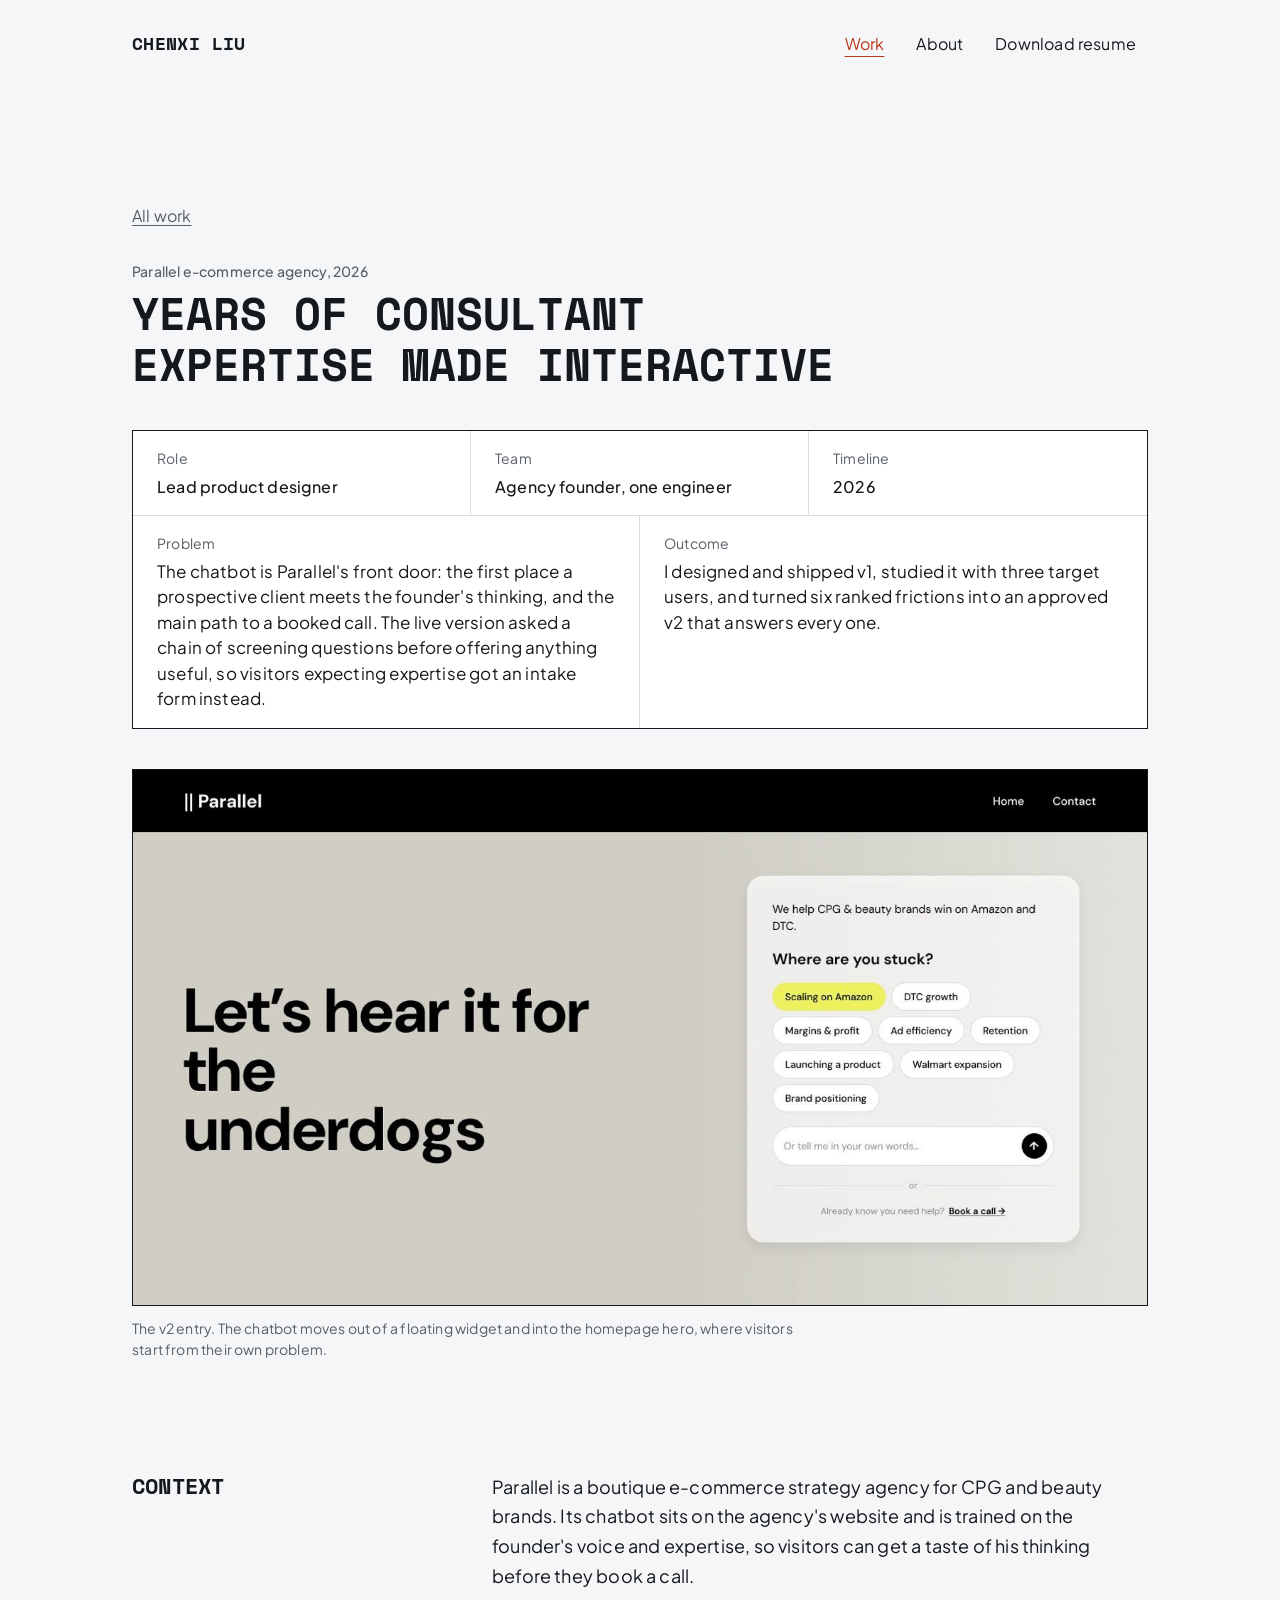
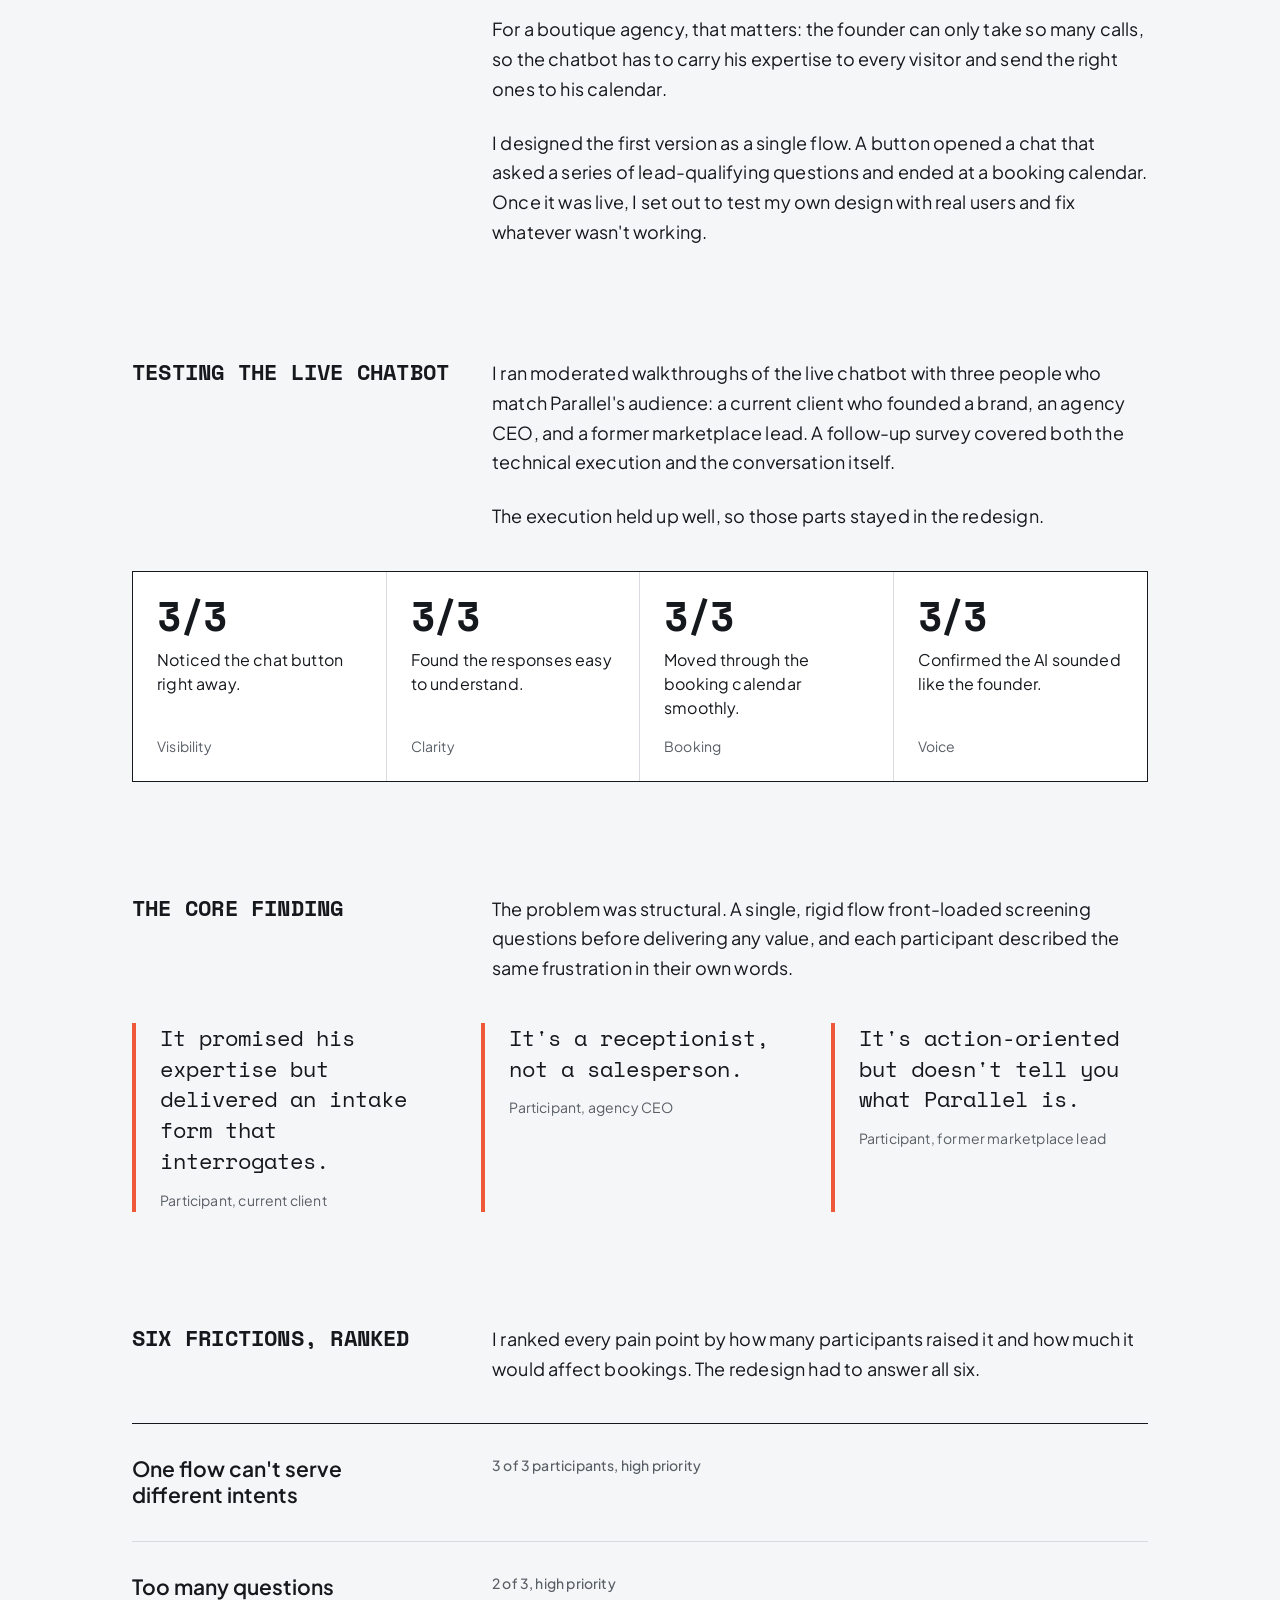
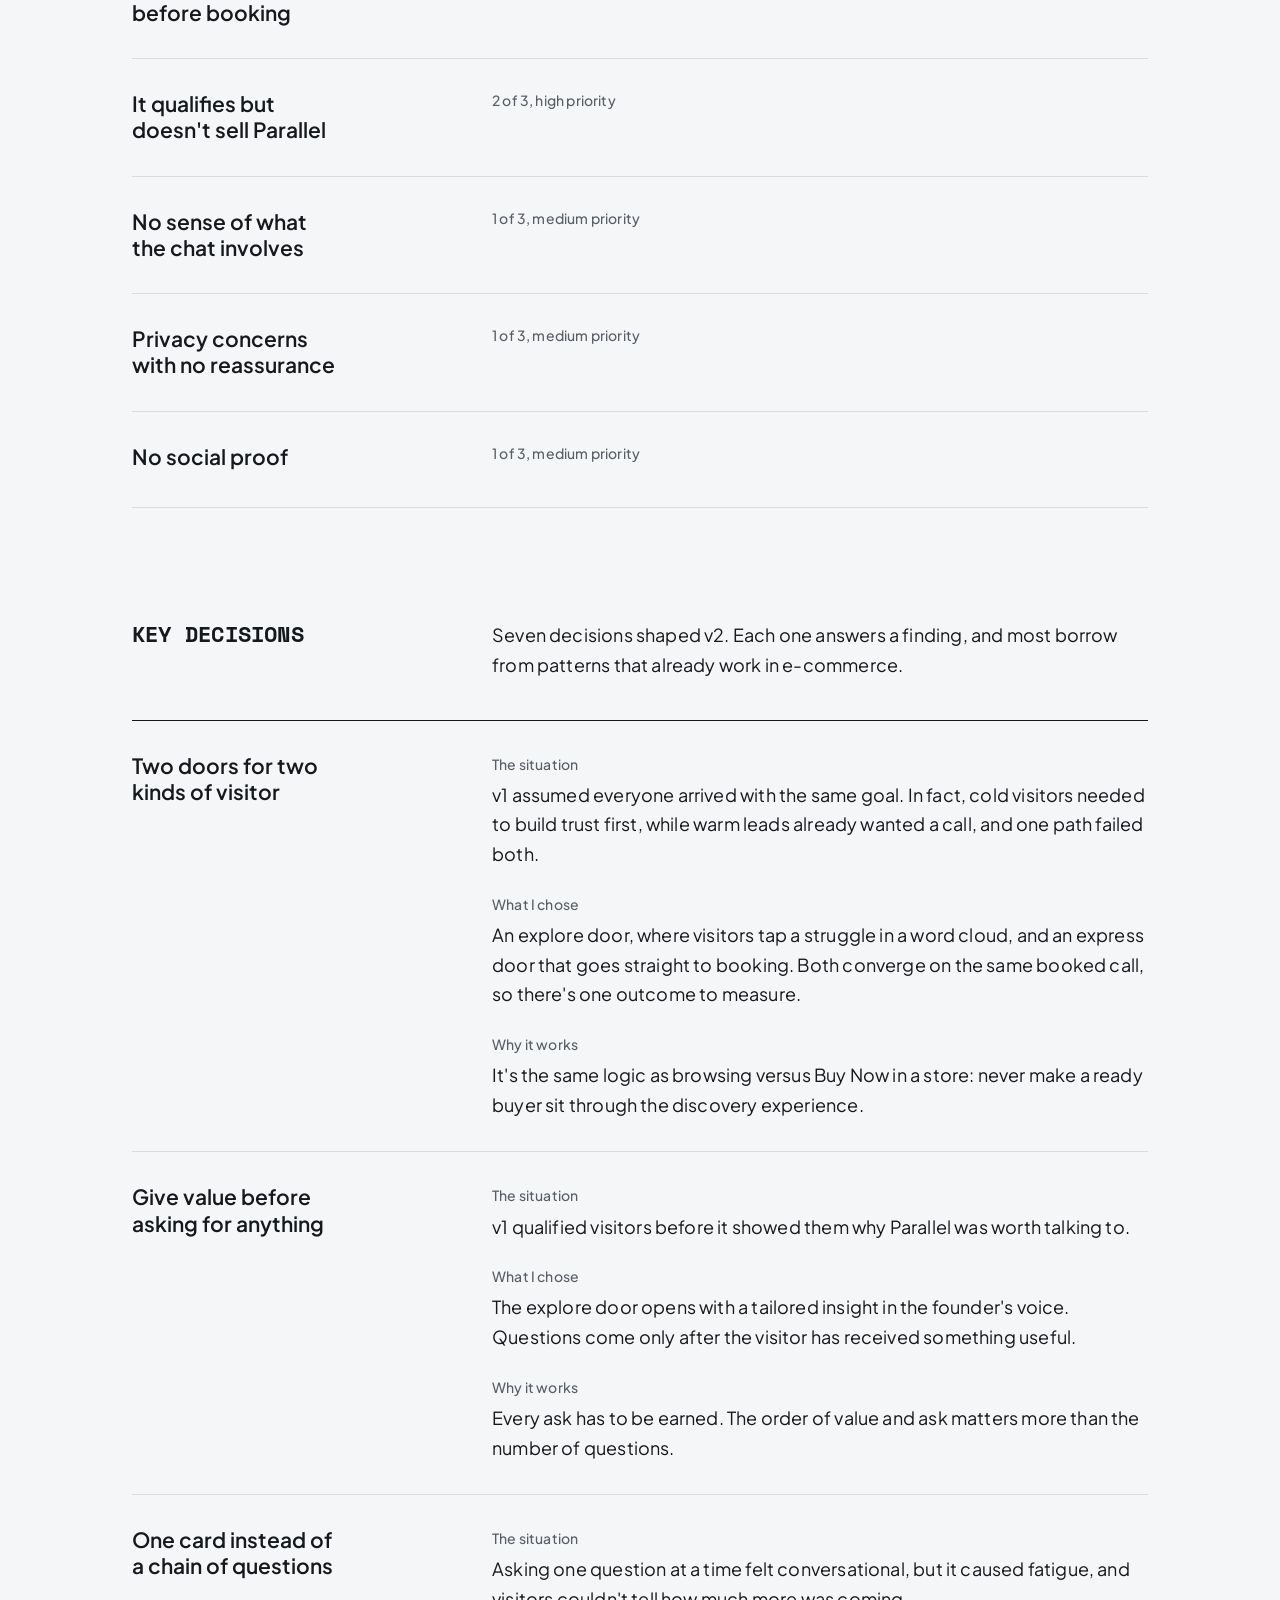
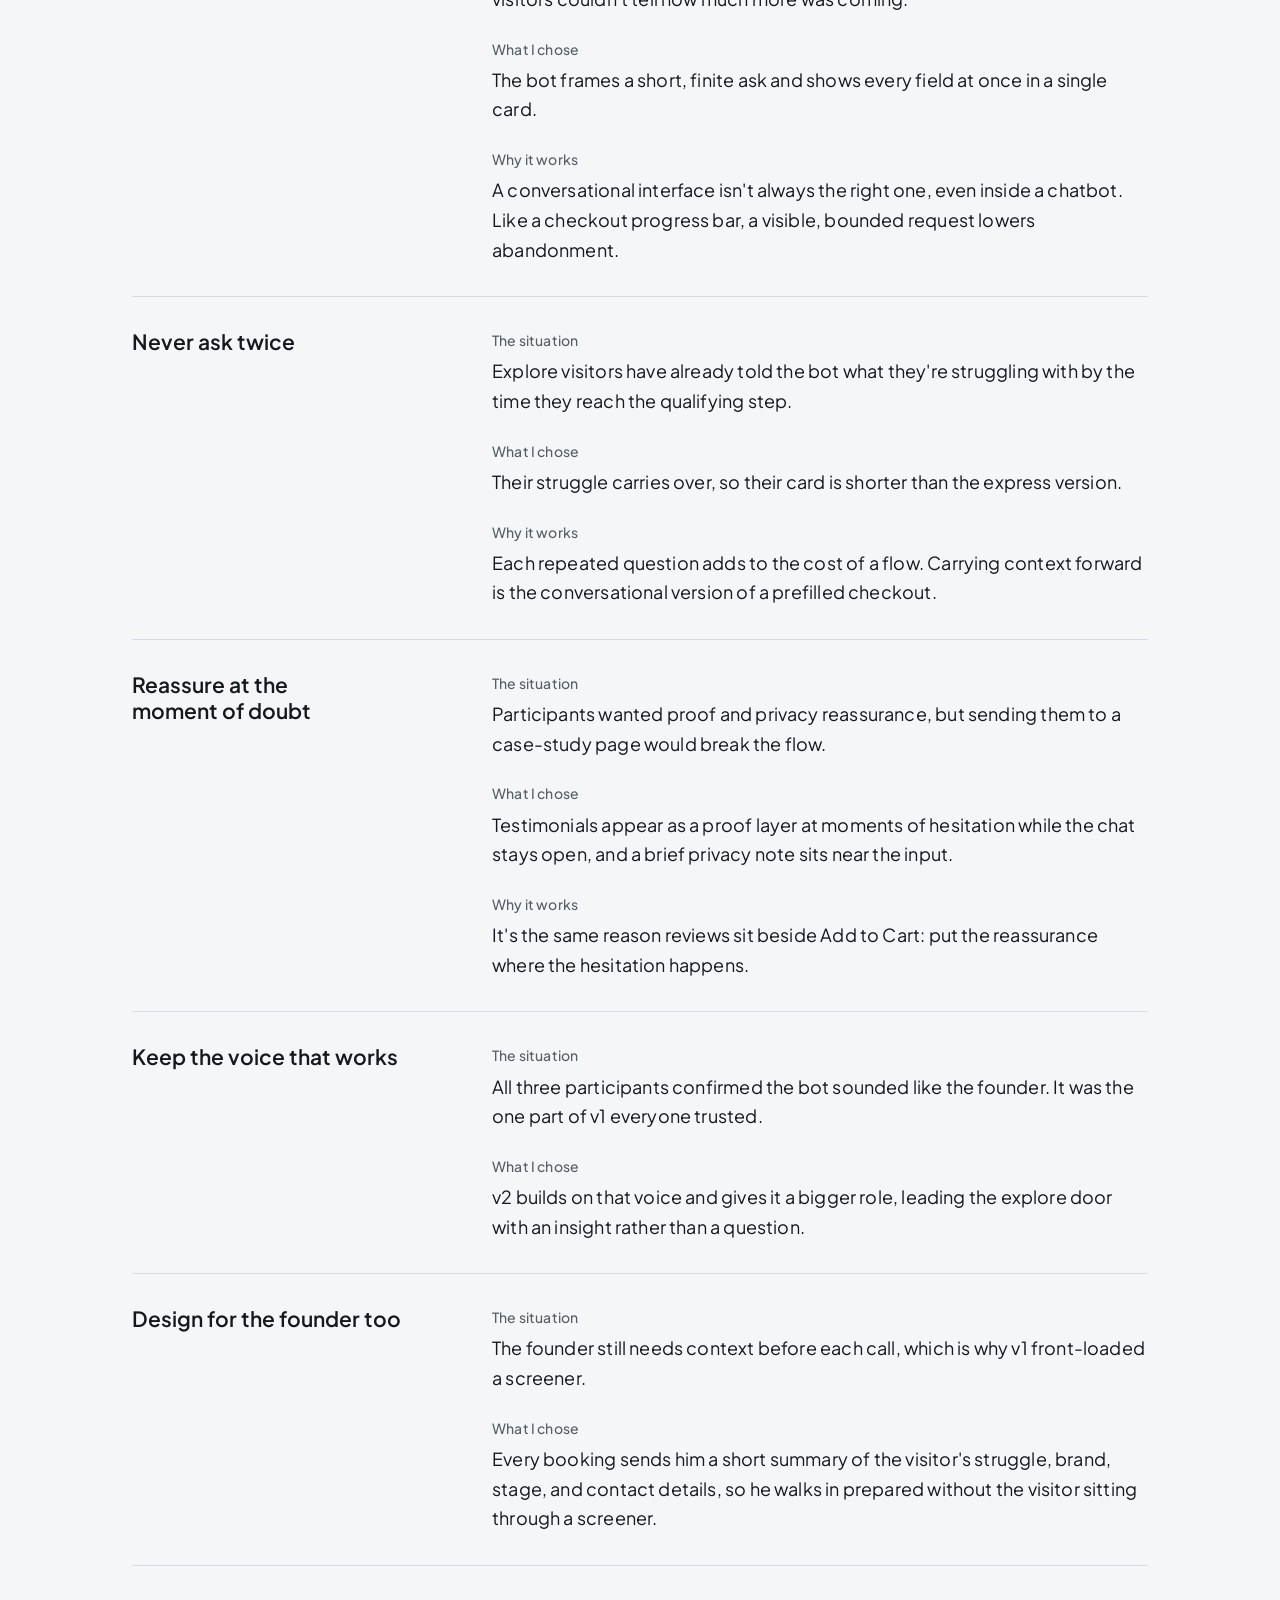
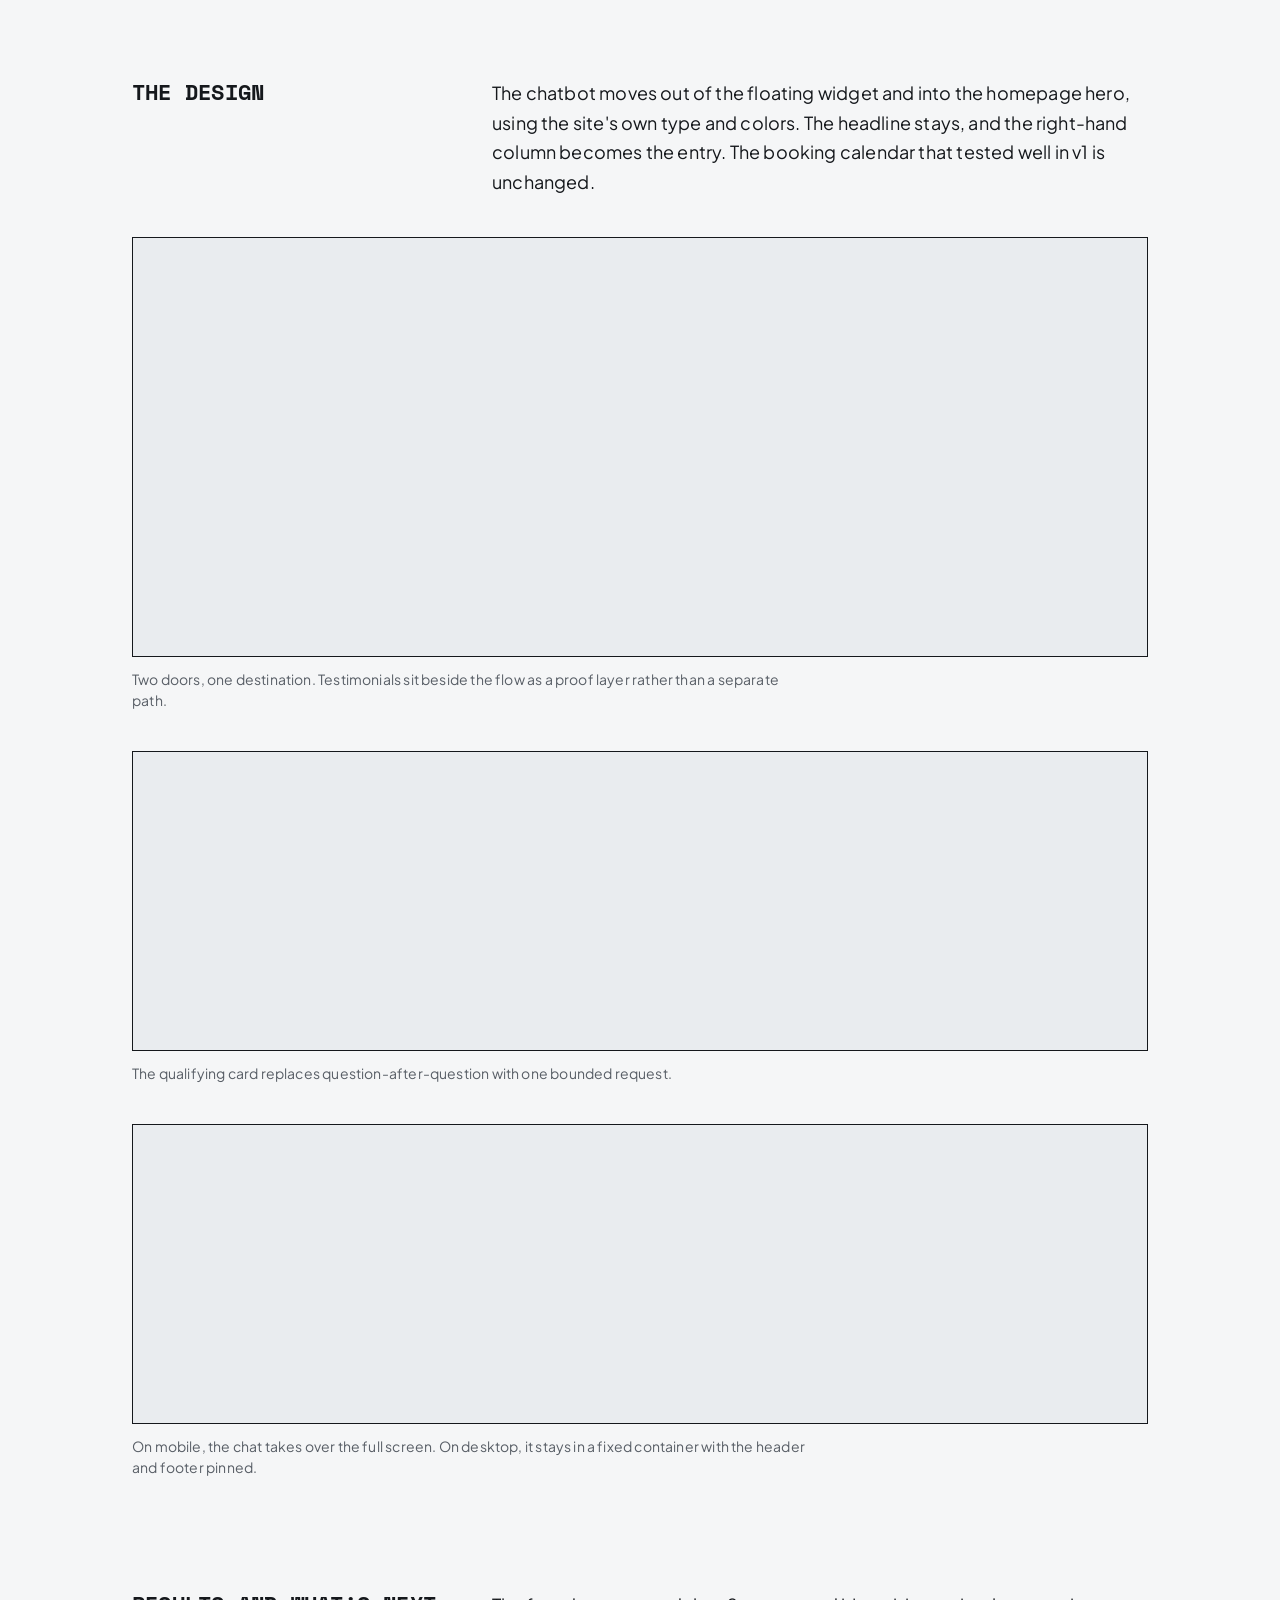
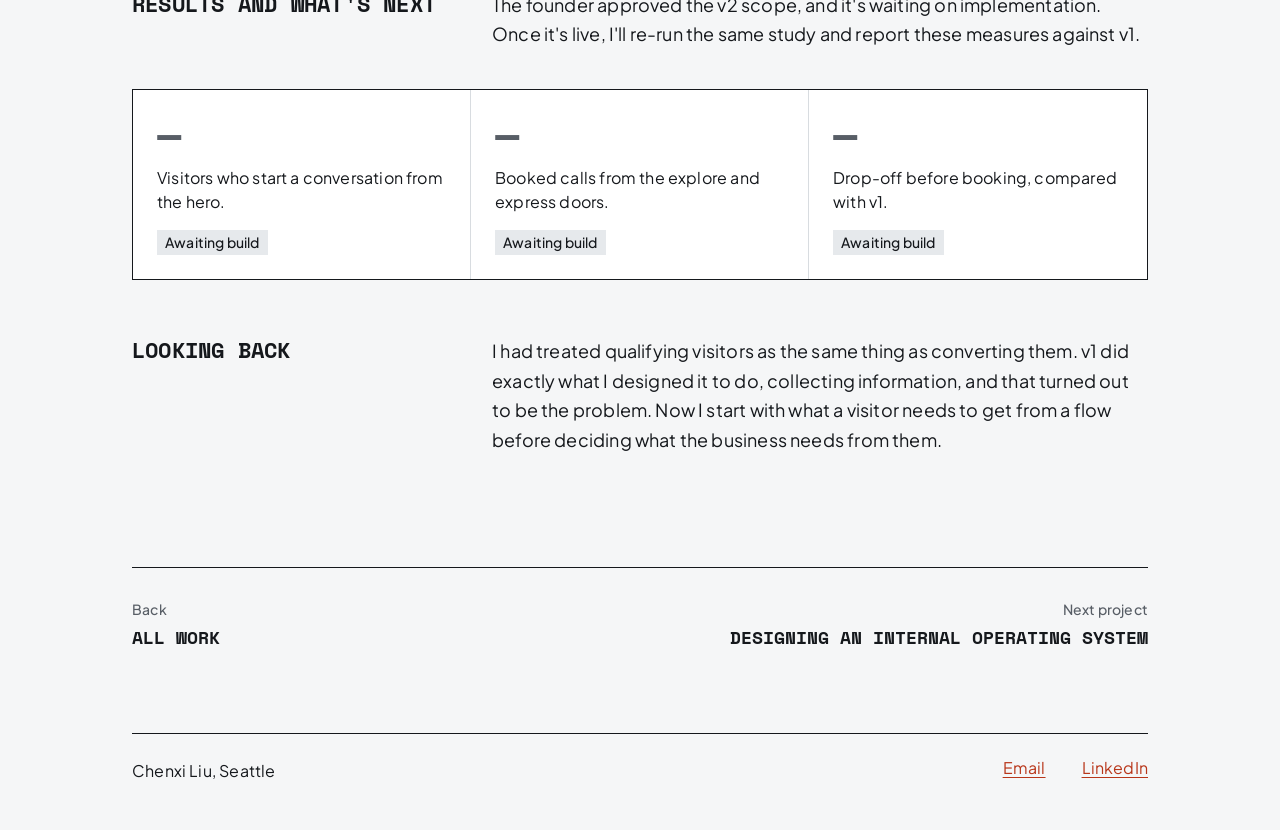
<file: case-parallel-chatbot.html>
<!DOCTYPE html>
<html lang="en">
<head>
<meta charset="UTF-8">
<meta name="viewport" content="width=device-width, initial-scale=1, viewport-fit=cover">
<title>Parallel chatbot — Chenxi Liu</title>
<meta name="description" content="Case study: researching and redesigning an AI chatbot for an e-commerce strategy agency.">
<link rel="preconnect" href="https://fonts.googleapis.com">
<link rel="preconnect" href="https://fonts.gstatic.com" crossorigin>
<link href="https://fonts.googleapis.com/css2?family=Space+Mono:wght@400;700&family=Plus+Jakarta+Sans:wght@400;500;600&display=swap" rel="stylesheet">
<link rel="stylesheet" href="styles.css">
</head>
<body>
<a class="skip-link" href="#main">Skip to content</a>
<header class="site-header"><div class="wrap">
  <a class="site-name" href="index.html">Chenxi Liu</a>
  <nav class="site-nav" aria-label="Main"><a href="index.html#work" aria-current="page">Work</a><a href="index.html#about">About</a><a href="resume.pdf">Download resume</a></nav>
</div></header>

<main id="main" class="wrap">
<div class="page-title">
  <a class="back" href="index.html#work">All work</a>
  <p class="t-label page-title__label">Parallel e-commerce agency, 2026</p><h1>Years of Consultant Expertise Made Interactive</h1>
  
</div><dl class="summary">
  <div><dt>Role</dt><dd>Lead product designer</dd></div>
  <div><dt>Team</dt><dd>Agency founder, one engineer</dd></div>
  <div><dt>Timeline</dt><dd>2026</dd></div>
  <div class="summary__wide"><dt>Problem</dt><dd>The chatbot is Parallel's front door: the first place a prospective client meets the founder's thinking, and the main path to a booked call. The live version asked a chain of screening questions before offering anything useful, so visitors expecting expertise got an intake form instead.</dd></div>
  <div class="summary__wide"><dt>Outcome</dt><dd>I designed and shipped v1, studied it with three target users, and turned six ranked frictions into an approved v2 that answers every one.</dd></div>
</dl><figure><img class="media-img" src="images/chatbot-hero.jpg" alt="The v2 homepage hero: the agency headline on the left and the chatbot entry on the right, with a word cloud of struggles and a book-a-call link" width="1427" height="753" loading="lazy"><figcaption>The v2 entry. The chatbot moves out of a floating widget and into the homepage hero, where visitors start from their own problem.</figcaption></figure><section class="section" aria-labelledby="context">
  <div class="split"><h2 id="context">Context</h2><div><p>Parallel is a boutique e-commerce strategy agency for CPG and beauty brands. Its chatbot sits on the agency's website and is trained on the founder's voice and expertise, so visitors can get a taste of his thinking before they book a call.</p><p>For a boutique agency, that matters: the founder can only take so many calls, so the chatbot has to carry his expertise to every visitor and send the right ones to his calendar.</p><p>I designed the first version as a single flow. A button opened a chat that asked a series of lead-qualifying questions and ended at a booking calendar. Once it was live, I set out to test my own design with real users and fix whatever wasn't working.</p></div></div>
  
</section><section class="section" aria-labelledby="research">
  <div class="split"><h2 id="research">Testing the live chatbot</h2><div><p>I ran moderated walkthroughs of the live chatbot with three people who match Parallel's audience: a current client who founded a brand, an agency CEO, and a former marketplace lead. A follow-up survey covered both the technical execution and the conversation itself.</p><p>The execution held up well, so those parts stayed in the redesign.</p></div></div>
  <div class="metrics metrics--4"><div class="metric"><span class="metric__num">3/3</span><p>Noticed the chat button right away.</p><span class="t-caption">Visibility</span></div><div class="metric"><span class="metric__num">3/3</span><p>Found the responses easy to understand.</p><span class="t-caption">Clarity</span></div><div class="metric"><span class="metric__num">3/3</span><p>Moved through the booking calendar smoothly.</p><span class="t-caption">Booking</span></div><div class="metric"><span class="metric__num">3/3</span><p>Confirmed the AI sounded like the founder.</p><span class="t-caption">Voice</span></div></div>
</section><section class="section" aria-labelledby="core-finding">
  <div class="split"><h2 id="core-finding">The core finding</h2><div><p>The problem was structural. A single, rigid flow front-loaded screening questions before delivering any value, and each participant described the same frustration in their own words.</p></div></div>
  <div class="quotes"><blockquote class="pull-quote"><p>It promised his expertise but delivered an intake form that interrogates.</p><footer>Participant, current client</footer></blockquote><blockquote class="pull-quote"><p>It's a receptionist, not a salesperson.</p><footer>Participant, agency CEO</footer></blockquote><blockquote class="pull-quote"><p>It's action-oriented but doesn't tell you what Parallel is.</p><footer>Participant, former marketplace lead</footer></blockquote></div>
</section><section class="section" aria-labelledby="findings">
  <div class="split"><h2 id="findings">Six frictions, ranked</h2><div><p>I ranked every pain point by how many participants raised it and how much it would affect bookings. The redesign had to answer all six.</p></div></div>
  <div class="rows"><div class="row"><h3>One flow can't serve different intents</h3><div><p class="t-label">3 of 3 participants, high priority</p></div></div><div class="row"><h3>Too many questions before booking</h3><div><p class="t-label">2 of 3, high priority</p></div></div><div class="row"><h3>It qualifies but doesn't sell Parallel</h3><div><p class="t-label">2 of 3, high priority</p></div></div><div class="row"><h3>No sense of what the chat involves</h3><div><p class="t-label">1 of 3, medium priority</p></div></div><div class="row"><h3>Privacy concerns with no reassurance</h3><div><p class="t-label">1 of 3, medium priority</p></div></div><div class="row"><h3>No social proof</h3><div><p class="t-label">1 of 3, medium priority</p></div></div></div>
</section><section class="section" aria-labelledby="decisions">
  <div class="split"><h2 id="decisions">Key decisions</h2><div><p>Seven decisions shaped v2. Each one answers a finding, and most borrow from patterns that already work in e-commerce.</p></div></div>
  <div class="rows"><div class="row"><h3>Two doors for two kinds of visitor</h3><div><p><span class="row__k">The situation</span>v1 assumed everyone arrived with the same goal. In fact, cold visitors needed to build trust first, while warm leads already wanted a call, and one path failed both.</p><p><span class="row__k">What I chose</span>An explore door, where visitors tap a struggle in a word cloud, and an express door that goes straight to booking. Both converge on the same booked call, so there's one outcome to measure.</p><p><span class="row__k">Why it works</span>It's the same logic as browsing versus Buy Now in a store: never make a ready buyer sit through the discovery experience.</p></div></div><div class="row"><h3>Give value before asking for anything</h3><div><p><span class="row__k">The situation</span>v1 qualified visitors before it showed them why Parallel was worth talking to.</p><p><span class="row__k">What I chose</span>The explore door opens with a tailored insight in the founder's voice. Questions come only after the visitor has received something useful.</p><p><span class="row__k">Why it works</span>Every ask has to be earned. The order of value and ask matters more than the number of questions.</p></div></div><div class="row"><h3>One card instead of a chain of questions</h3><div><p><span class="row__k">The situation</span>Asking one question at a time felt conversational, but it caused fatigue, and visitors couldn't tell how much more was coming.</p><p><span class="row__k">What I chose</span>The bot frames a short, finite ask and shows every field at once in a single card.</p><p><span class="row__k">Why it works</span>A conversational interface isn't always the right one, even inside a chatbot. Like a checkout progress bar, a visible, bounded request lowers abandonment.</p></div></div><div class="row"><h3>Never ask twice</h3><div><p><span class="row__k">The situation</span>Explore visitors have already told the bot what they're struggling with by the time they reach the qualifying step.</p><p><span class="row__k">What I chose</span>Their struggle carries over, so their card is shorter than the express version.</p><p><span class="row__k">Why it works</span>Each repeated question adds to the cost of a flow. Carrying context forward is the conversational version of a prefilled checkout.</p></div></div><div class="row"><h3>Reassure at the moment of doubt</h3><div><p><span class="row__k">The situation</span>Participants wanted proof and privacy reassurance, but sending them to a case-study page would break the flow.</p><p><span class="row__k">What I chose</span>Testimonials appear as a proof layer at moments of hesitation while the chat stays open, and a brief privacy note sits near the input.</p><p><span class="row__k">Why it works</span>It's the same reason reviews sit beside Add to Cart: put the reassurance where the hesitation happens.</p></div></div><div class="row"><h3>Keep the voice that works</h3><div><p><span class="row__k">The situation</span>All three participants confirmed the bot sounded like the founder. It was the one part of v1 everyone trusted.</p><p><span class="row__k">What I chose</span>v2 builds on that voice and gives it a bigger role, leading the explore door with an insight rather than a question.</p></div></div><div class="row"><h3>Design for the founder too</h3><div><p><span class="row__k">The situation</span>The founder still needs context before each call, which is why v1 front-loaded a screener.</p><p><span class="row__k">What I chose</span>Every booking sends him a short summary of the visitor's struggle, brand, stage, and contact details, so he walks in prepared without the visitor sitting through a screener.</p></div></div></div>
</section><section class="section" aria-labelledby="design">
  <div class="split"><h2 id="design">The design</h2><div><p>The chatbot moves out of the floating widget and into the homepage hero, using the site's own type and colors. The headline stays, and the right-hand column becomes the entry. The booking calendar that tested well in v1 is unchanged.</p></div></div>
  <figure><div class="media" role="img" aria-label="v2 user flow: two doors converging on a booked call"></div><figcaption>Two doors, one destination. Testimonials sit beside the flow as a proof layer rather than a separate path.</figcaption></figure><figure><div class="media media--short" role="img" aria-label="Qualifying card with all fields visible"></div><figcaption>The qualifying card replaces question-after-question with one bounded request.</figcaption></figure><figure><div class="media media--short" role="img" aria-label="Mobile screens"></div><figcaption>On mobile, the chat takes over the full screen. On desktop, it stays in a fixed container with the header and footer pinned.</figcaption></figure>
</section><section class="section" aria-labelledby="results">
  <div class="split"><h2 id="results">Results and what's next</h2><div><p>The founder approved the v2 scope, and it's waiting on implementation. Once it's live, I'll re-run the same study and report these measures against v1.</p></div></div>
  <div class="metrics"><div class="metric"><span class="metric__num metric__num--empty">—</span><p>Visitors who start a conversation from the hero.</p><span class="t-caption"><span class="tag tag--pending">Awaiting build</span></span></div><div class="metric"><span class="metric__num metric__num--empty">—</span><p>Booked calls from the explore and express doors.</p><span class="t-caption"><span class="tag tag--pending">Awaiting build</span></span></div><div class="metric"><span class="metric__num metric__num--empty">—</span><p>Drop-off before booking, compared with v1.</p><span class="t-caption"><span class="tag tag--pending">Awaiting build</span></span></div></div>
  <div class="split mt-8"><h2>Looking back</h2><div><p>I had treated qualifying visitors as the same thing as converting them. v1 did exactly what I designed it to do, collecting information, and that turned out to be the problem. Now I start with what a visitor needs to get from a flow before deciding what the business needs from them.</p></div></div>
</section><div class="next">
  <a href="index.html#work"><span class="t-label">Back</span><span class="next__title">All work</span></a>
  <a href="case-parallel-admin.html"><span class="t-label">Next project</span><span class="next__title">Designing an Internal Operating System</span></a>
</div>
</main>

<footer class="site-footer"><div class="wrap"><div class="site-footer__inner"><span>Chenxi Liu, Seattle</span><span class="footer-links"><a href="mailto:chaserliu1994@gmail.com">Email</a><a href="https://www.linkedin.com/in/chenxi-liu-ux" target="_blank" rel="noopener">LinkedIn</a></span></div></div></footer>
</body>
</html>
</file>
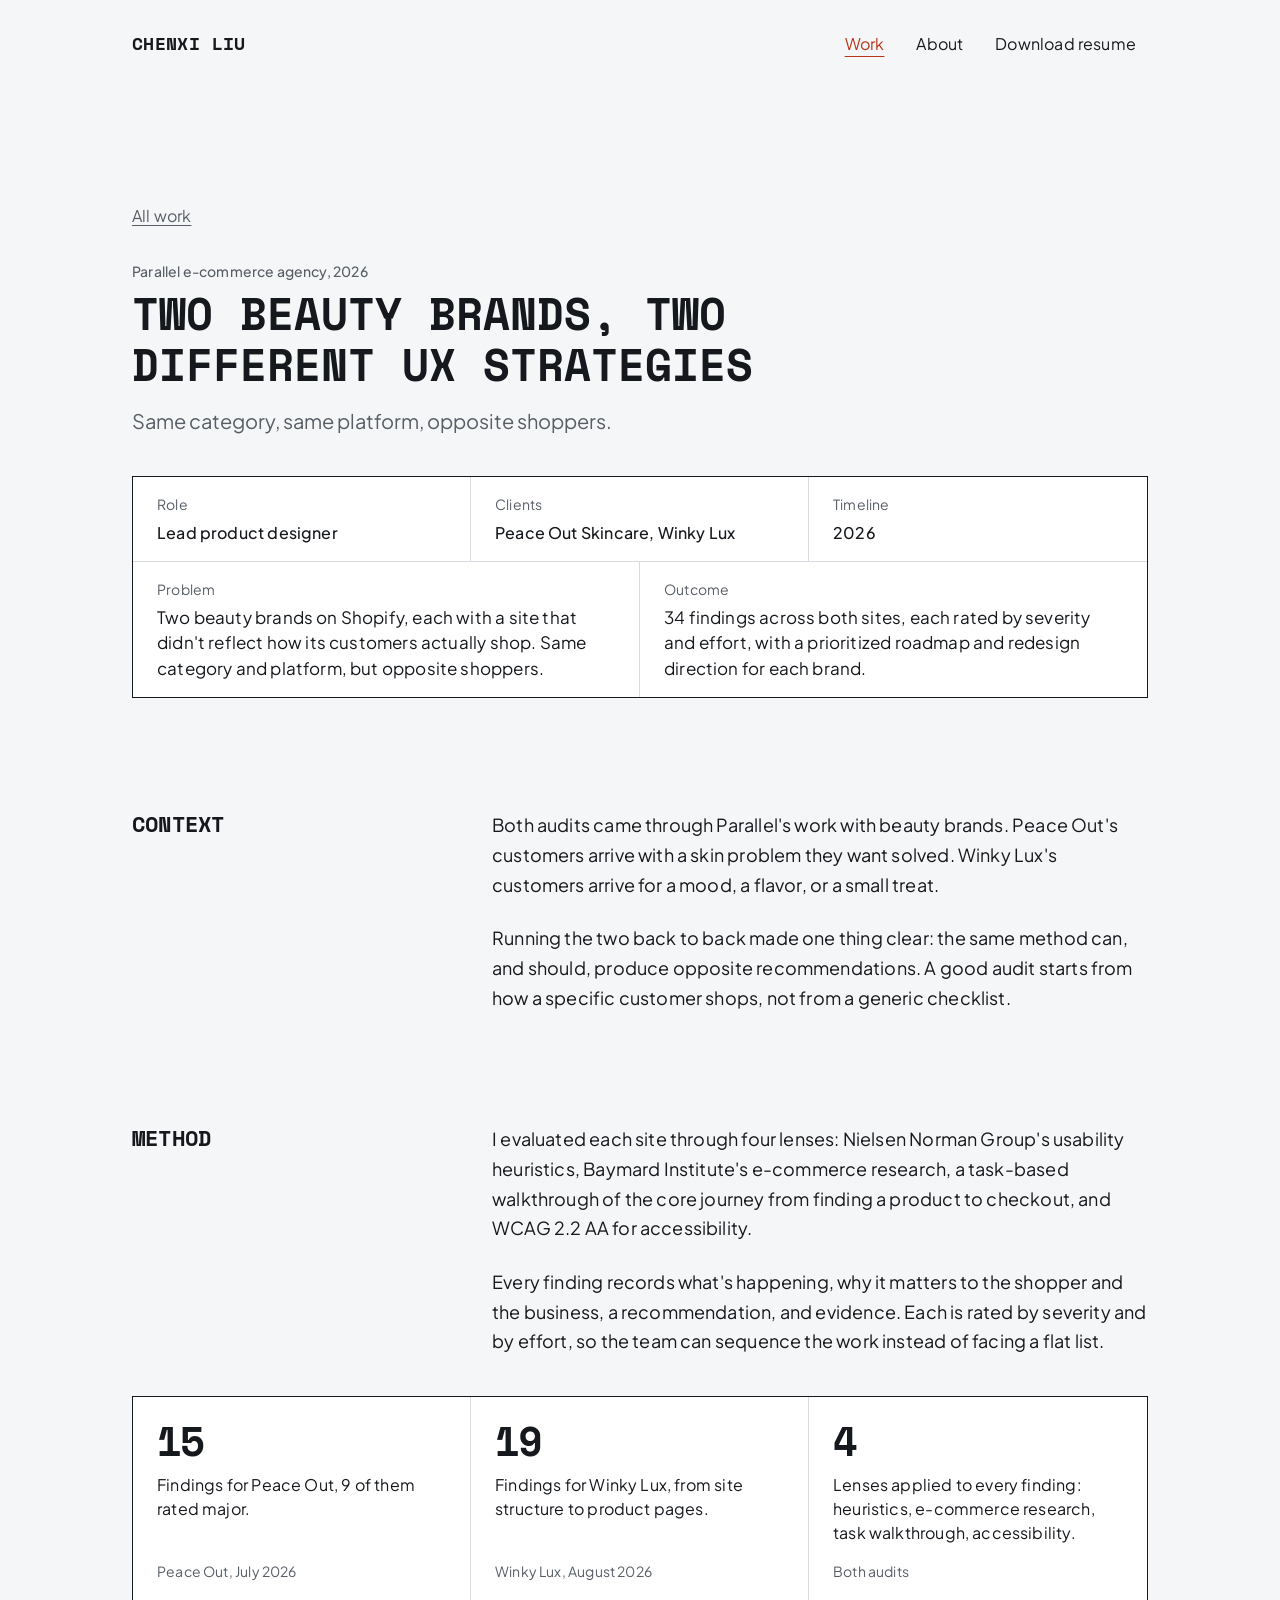
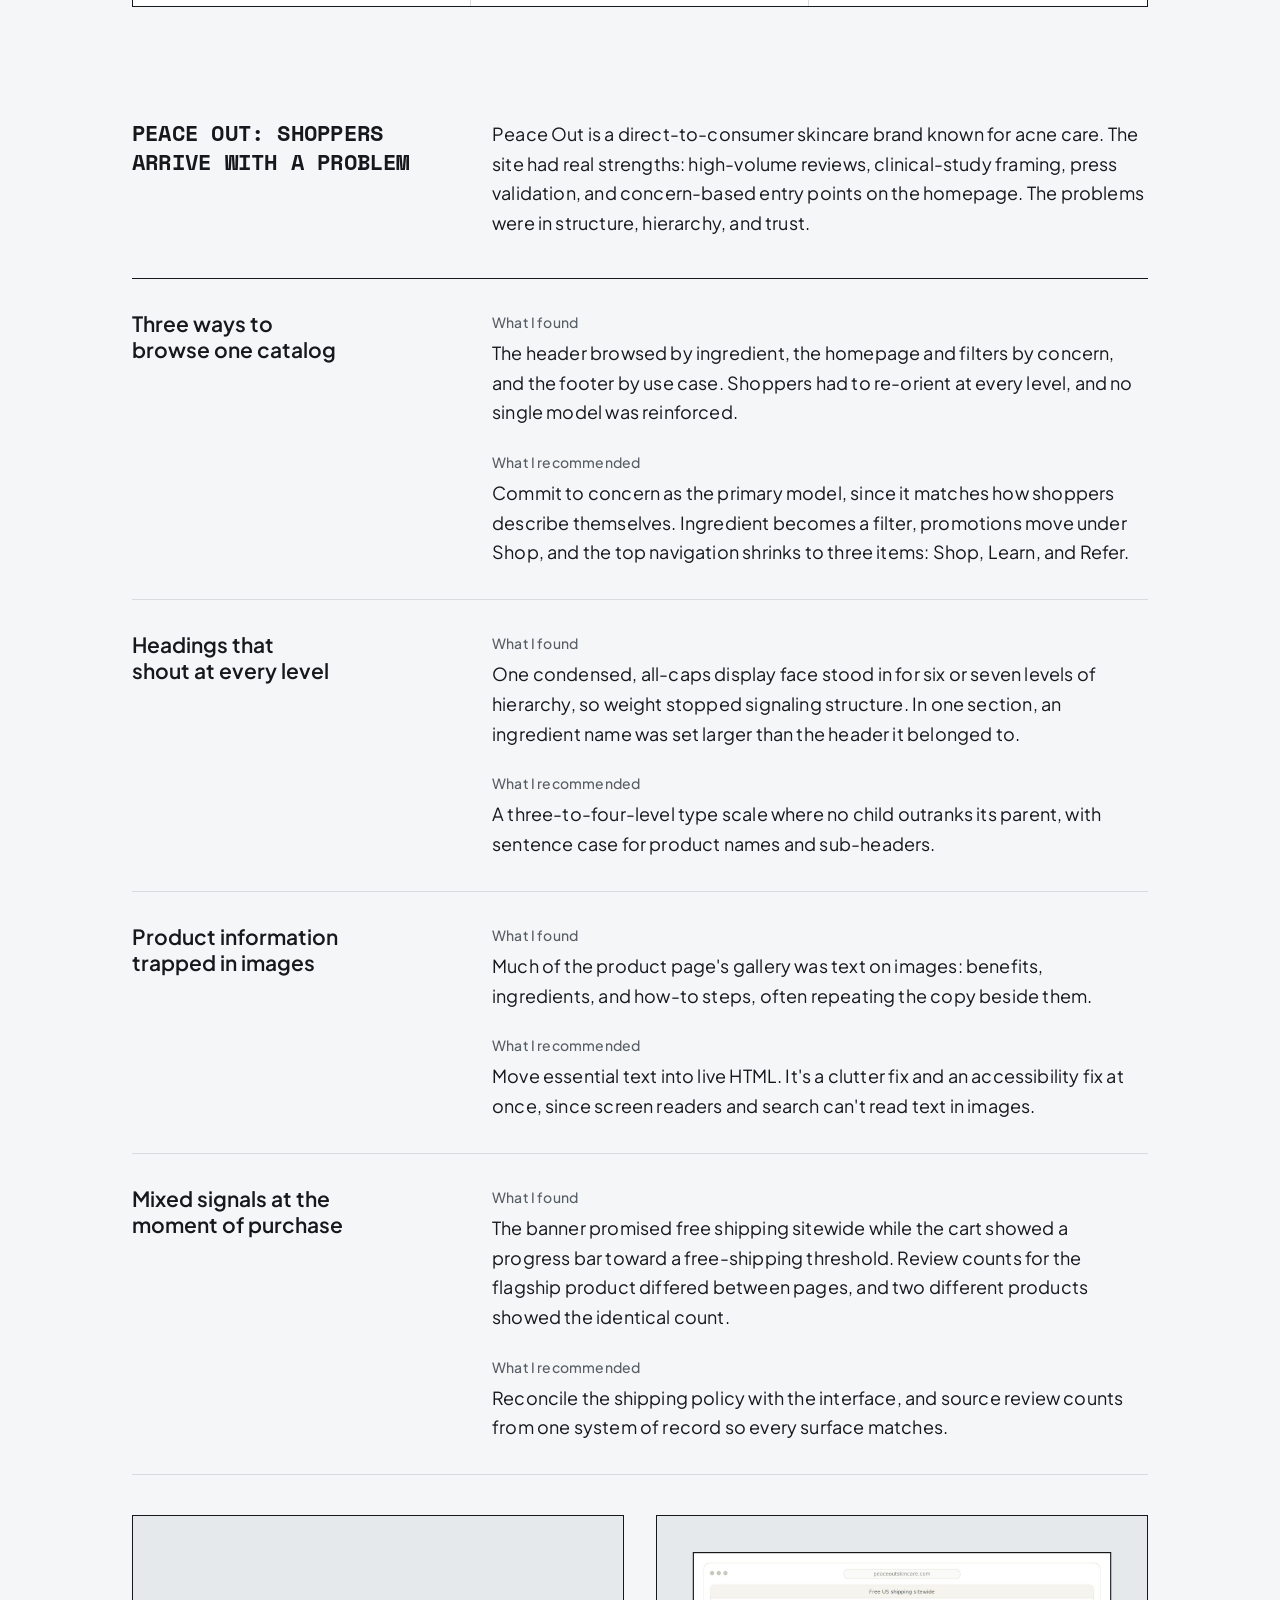
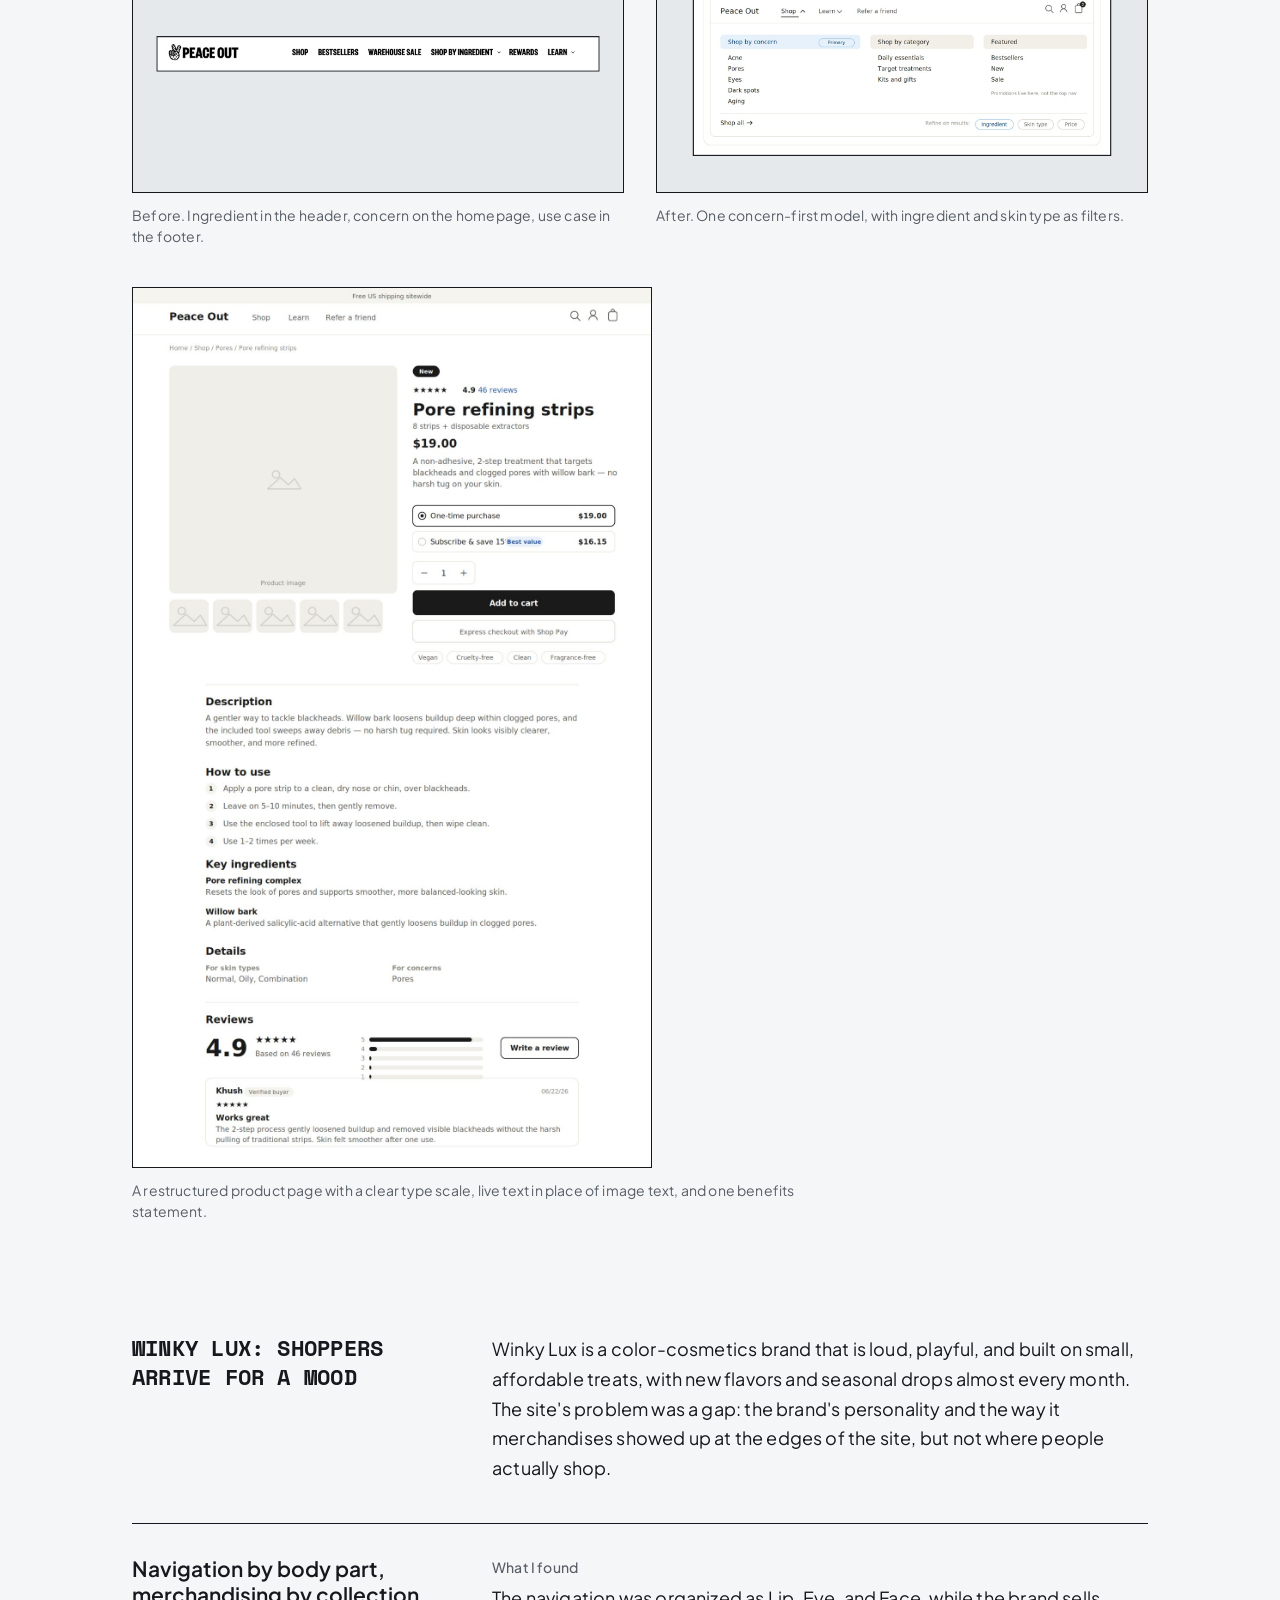
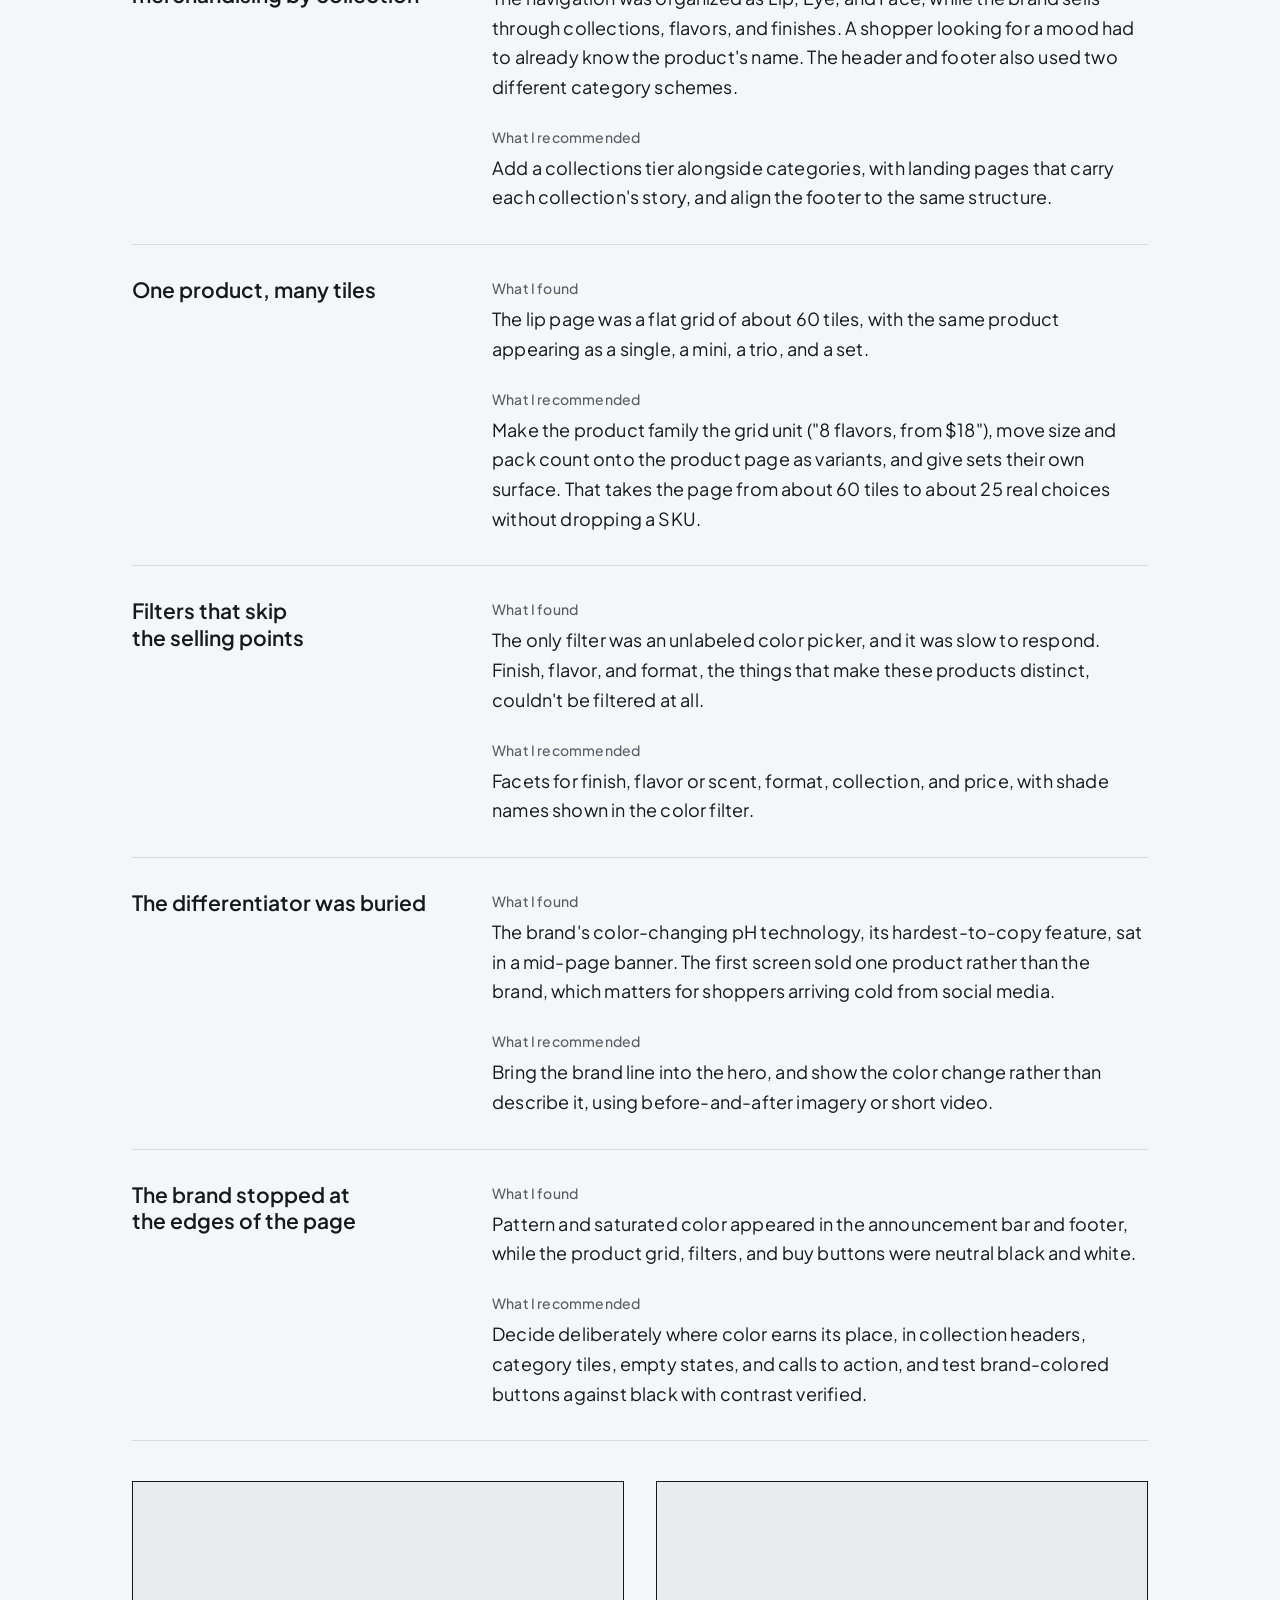
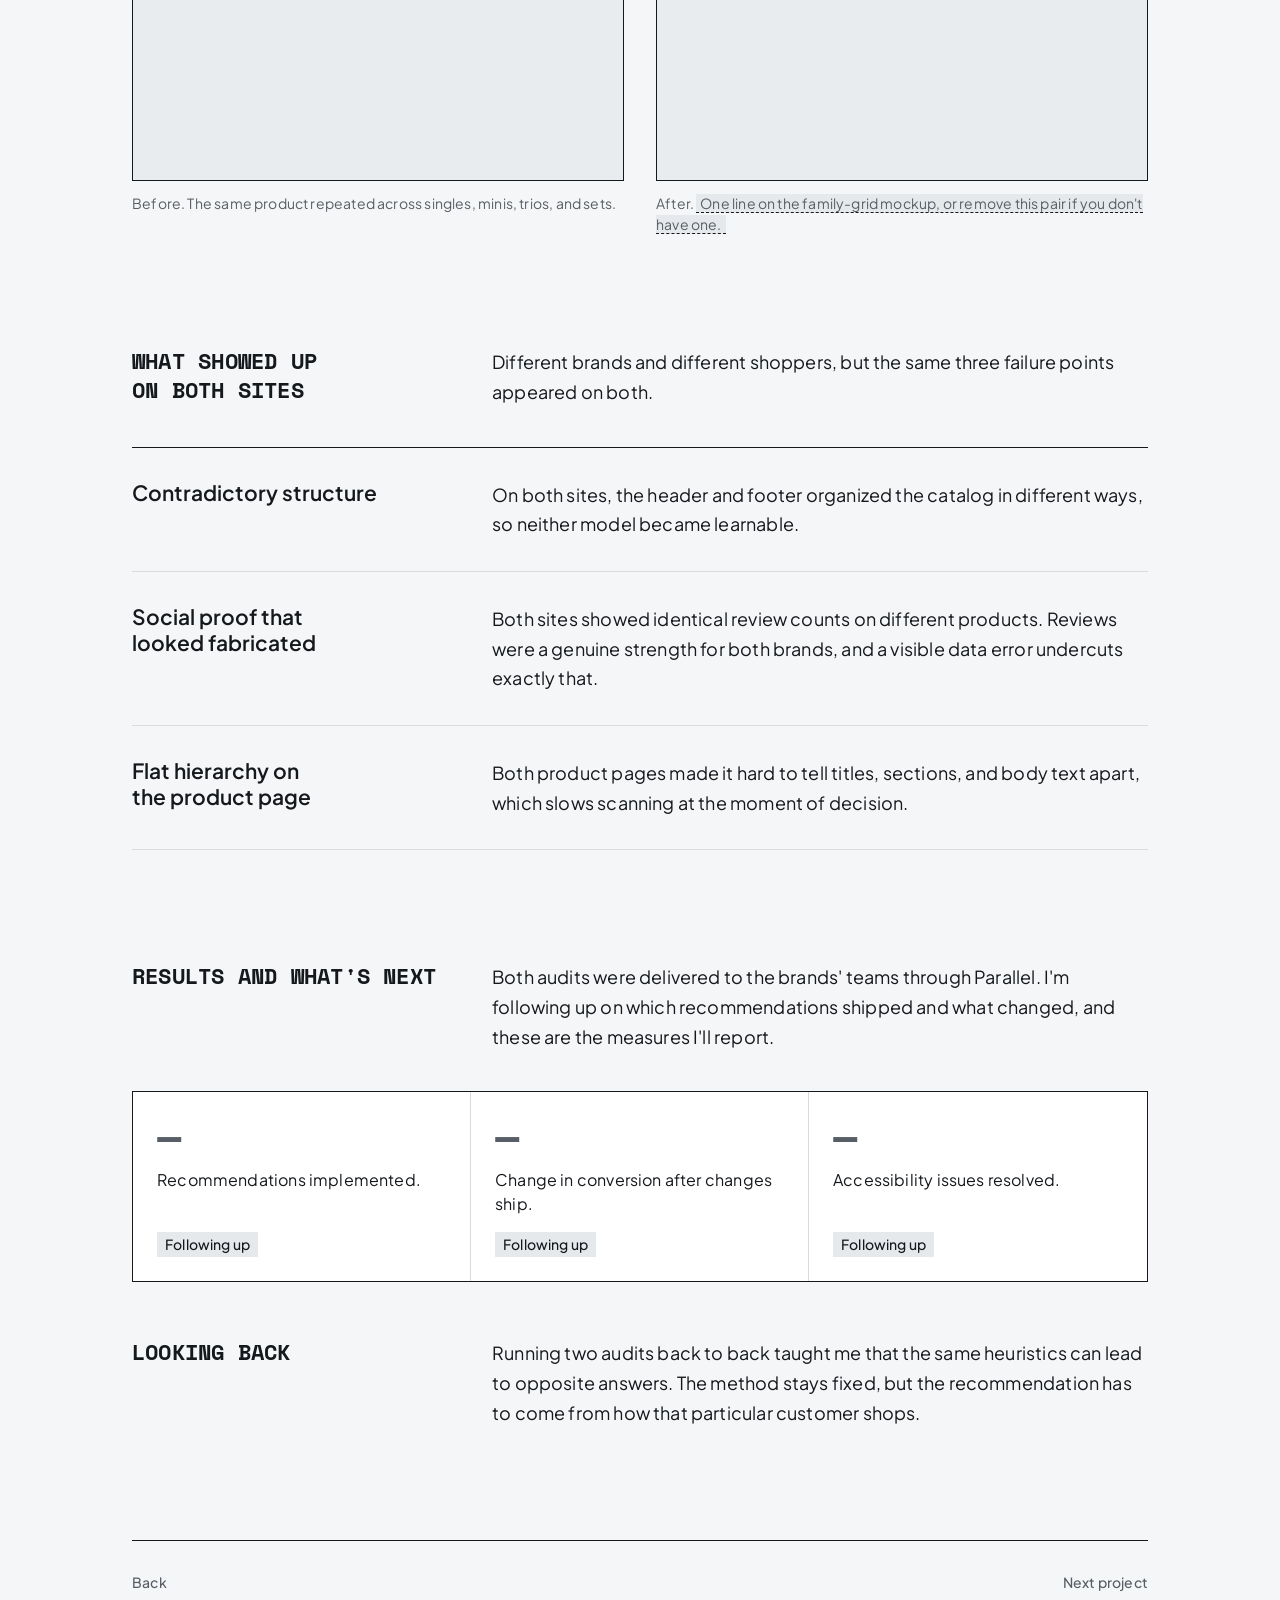
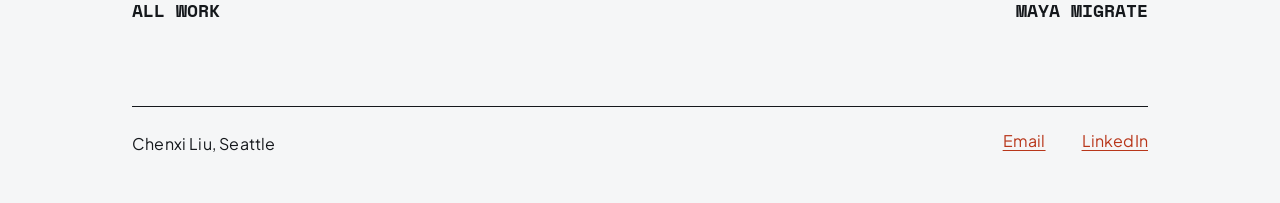
<file: case-shopify-audits.html>
<!DOCTYPE html>
<html lang="en">
<head>
<meta charset="UTF-8">
<meta name="viewport" content="width=device-width, initial-scale=1, viewport-fit=cover">
<title>Shopify UX audits — Chenxi Liu</title>
<meta name="description" content="Case study: UX audits for two beauty brands with opposite ways of shopping.">
<link rel="preconnect" href="https://fonts.googleapis.com">
<link rel="preconnect" href="https://fonts.gstatic.com" crossorigin>
<link href="https://fonts.googleapis.com/css2?family=Space+Mono:wght@400;700&family=Plus+Jakarta+Sans:wght@400;500;600&display=swap" rel="stylesheet">
<link rel="stylesheet" href="styles.css">
</head>
<body>
<a class="skip-link" href="#main">Skip to content</a>
<header class="site-header"><div class="wrap">
  <a class="site-name" href="index.html">Chenxi Liu</a>
  <nav class="site-nav" aria-label="Main"><a href="index.html#work" aria-current="page">Work</a><a href="index.html#about">About</a><a href="resume.pdf">Download resume</a></nav>
</div></header>

<main id="main" class="wrap">
<div class="page-title">
  <a class="back" href="index.html#work">All work</a>
  <p class="t-label page-title__label">Parallel e-commerce agency, 2026</p><h1>Two Beauty Brands, Two Different UX Strategies</h1>
  <p class="t-lead">Same category, same platform, opposite shoppers.</p>
</div><dl class="summary">
  <div><dt>Role</dt><dd>Lead product designer</dd></div>
  <div><dt>Clients</dt><dd>Peace Out Skincare, Winky Lux</dd></div>
  <div><dt>Timeline</dt><dd>2026</dd></div>
  <div class="summary__wide"><dt>Problem</dt><dd>Two beauty brands on Shopify, each with a site that didn't reflect how its customers actually shop. Same category and platform, but opposite shoppers.</dd></div>
  <div class="summary__wide"><dt>Outcome</dt><dd>34 findings across both sites, each rated by severity and effort, with a prioritized roadmap and redesign direction for each brand.</dd></div>
</dl><section class="section" aria-labelledby="context">
  <div class="split"><h2 id="context">Context</h2><div><p>Both audits came through Parallel's work with beauty brands. Peace Out's customers arrive with a skin problem they want solved. Winky Lux's customers arrive for a mood, a flavor, or a small treat.</p><p>Running the two back to back made one thing clear: the same method can, and should, produce opposite recommendations. A good audit starts from how a specific customer shops, not from a generic checklist.</p></div></div>
  
</section><section class="section" aria-labelledby="method">
  <div class="split"><h2 id="method">Method</h2><div><p>I evaluated each site through four lenses: Nielsen Norman Group's usability heuristics, Baymard Institute's e-commerce research, a task-based walkthrough of the core journey from finding a product to checkout, and WCAG 2.2 AA for accessibility.</p><p>Every finding records what's happening, why it matters to the shopper and the business, a recommendation, and evidence. Each is rated by severity and by effort, so the team can sequence the work instead of facing a flat list.</p></div></div>
  <div class="metrics"><div class="metric"><span class="metric__num">15</span><p>Findings for Peace Out, 9 of them rated major.</p><span class="t-caption">Peace Out, July 2026</span></div><div class="metric"><span class="metric__num">19</span><p>Findings for Winky Lux, from site structure to product pages.</p><span class="t-caption">Winky Lux, August 2026</span></div><div class="metric"><span class="metric__num">4</span><p>Lenses applied to every finding: heuristics, e-commerce research, task walkthrough, accessibility.</p><span class="t-caption">Both audits</span></div></div>
</section><section class="section" aria-labelledby="peaceout">
  <div class="split"><h2 id="peaceout">Peace Out: shoppers arrive with a problem</h2><div><p>Peace Out is a direct-to-consumer skincare brand known for acne care. The site had real strengths: high-volume reviews, clinical-study framing, press validation, and concern-based entry points on the homepage. The problems were in structure, hierarchy, and trust.</p></div></div>
  <div class="rows"><div class="row"><h3>Three ways to browse one catalog</h3><div><p><span class="row__k">What I found</span>The header browsed by ingredient, the homepage and filters by concern, and the footer by use case. Shoppers had to re-orient at every level, and no single model was reinforced.</p><p><span class="row__k">What I recommended</span>Commit to concern as the primary model, since it matches how shoppers describe themselves. Ingredient becomes a filter, promotions move under Shop, and the top navigation shrinks to three items: Shop, Learn, and Refer.</p></div></div><div class="row"><h3>Headings that shout at every level</h3><div><p><span class="row__k">What I found</span>One condensed, all-caps display face stood in for six or seven levels of hierarchy, so weight stopped signaling structure. In one section, an ingredient name was set larger than the header it belonged to.</p><p><span class="row__k">What I recommended</span>A three-to-four-level type scale where no child outranks its parent, with sentence case for product names and sub-headers.</p></div></div><div class="row"><h3>Product information trapped in images</h3><div><p><span class="row__k">What I found</span>Much of the product page's gallery was text on images: benefits, ingredients, and how-to steps, often repeating the copy beside them.</p><p><span class="row__k">What I recommended</span>Move essential text into live HTML. It's a clutter fix and an accessibility fix at once, since screen readers and search can't read text in images.</p></div></div><div class="row"><h3>Mixed signals at the moment of purchase</h3><div><p><span class="row__k">What I found</span>The banner promised free shipping sitewide while the cart showed a progress bar toward a free-shipping threshold. Review counts for the flagship product differed between pages, and two different products showed the identical count.</p><p><span class="row__k">What I recommended</span>Reconcile the shipping policy with the interface, and source review counts from one system of record so every surface matches.</p></div></div></div><div class="figure-pair"><figure><img class="media-img" src="images/audits-nav-before.jpg" alt="Peace Out's current header navigation, mixing shop, bestsellers, sale, shop by ingredient, rewards, and learn" width="1600" height="900" loading="lazy"><figcaption>Before. Ingredient in the header, concern on the homepage, use case in the footer.</figcaption></figure><figure><img class="media-img" src="images/audits-nav-after.jpg" alt="My recommended concern-first navigation, with shop by concern as the primary menu" width="1600" height="900" loading="lazy"><figcaption>After. One concern-first model, with ingredient and skin type as filters.</figcaption></figure></div><figure><img class="media-img media-img--narrow" src="images/audits-pdp.jpg" alt="My recommended product page structure: a clear title and price, a simple buy box, then description, how to use, key ingredients, details, and reviews as live text" width="1206" height="2048" loading="lazy"><figcaption>A restructured product page with a clear type scale, live text in place of image text, and one benefits statement.</figcaption></figure>
</section><section class="section" aria-labelledby="winky">
  <div class="split"><h2 id="winky">Winky Lux: shoppers arrive for a mood</h2><div><p>Winky Lux is a color-cosmetics brand that is loud, playful, and built on small, affordable treats, with new flavors and seasonal drops almost every month. The site's problem was a gap: the brand's personality and the way it merchandises showed up at the edges of the site, but not where people actually shop.</p></div></div>
  <div class="rows"><div class="row"><h3>Navigation by body part, merchandising by collection</h3><div><p><span class="row__k">What I found</span>The navigation was organized as Lip, Eye, and Face, while the brand sells through collections, flavors, and finishes. A shopper looking for a mood had to already know the product's name. The header and footer also used two different category schemes.</p><p><span class="row__k">What I recommended</span>Add a collections tier alongside categories, with landing pages that carry each collection's story, and align the footer to the same structure.</p></div></div><div class="row"><h3>One product, many tiles</h3><div><p><span class="row__k">What I found</span>The lip page was a flat grid of about 60 tiles, with the same product appearing as a single, a mini, a trio, and a set.</p><p><span class="row__k">What I recommended</span>Make the product family the grid unit ("8 flavors, from $18"), move size and pack count onto the product page as variants, and give sets their own surface. That takes the page from about 60 tiles to about 25 real choices without dropping a SKU.</p></div></div><div class="row"><h3>Filters that skip the selling points</h3><div><p><span class="row__k">What I found</span>The only filter was an unlabeled color picker, and it was slow to respond. Finish, flavor, and format, the things that make these products distinct, couldn't be filtered at all.</p><p><span class="row__k">What I recommended</span>Facets for finish, flavor or scent, format, collection, and price, with shade names shown in the color filter.</p></div></div><div class="row"><h3>The differentiator was buried</h3><div><p><span class="row__k">What I found</span>The brand's color-changing pH technology, its hardest-to-copy feature, sat in a mid-page banner. The first screen sold one product rather than the brand, which matters for shoppers arriving cold from social media.</p><p><span class="row__k">What I recommended</span>Bring the brand line into the hero, and show the color change rather than describe it, using before-and-after imagery or short video.</p></div></div><div class="row"><h3>The brand stopped at the edges of the page</h3><div><p><span class="row__k">What I found</span>Pattern and saturated color appeared in the announcement bar and footer, while the product grid, filters, and buy buttons were neutral black and white.</p><p><span class="row__k">What I recommended</span>Decide deliberately where color earns its place, in collection headers, category tiles, empty states, and calls to action, and test brand-colored buttons against black with contrast verified.</p></div></div></div><div class="figure-pair"><figure><div class="media media--short" role="img" aria-label="Current lip page grid with repeated products"></div><figcaption>Before. The same product repeated across singles, minis, trios, and sets.</figcaption></figure><figure><div class="media media--short" role="img" aria-label="Recommended product-family grid"></div><figcaption>After. <span class="todo">One line on the family-grid mockup, or remove this pair if you don't have one.</span></figcaption></figure></div>
</section><section class="section" aria-labelledby="both">
  <div class="split"><h2 id="both">What showed up on both sites</h2><div><p>Different brands and different shoppers, but the same three failure points appeared on both.</p></div></div>
  <div class="rows"><div class="row"><h3>Contradictory structure</h3><div><p>On both sites, the header and footer organized the catalog in different ways, so neither model became learnable.</p></div></div><div class="row"><h3>Social proof that looked fabricated</h3><div><p>Both sites showed identical review counts on different products. Reviews were a genuine strength for both brands, and a visible data error undercuts exactly that.</p></div></div><div class="row"><h3>Flat hierarchy on the product page</h3><div><p>Both product pages made it hard to tell titles, sections, and body text apart, which slows scanning at the moment of decision.</p></div></div></div>
</section><section class="section" aria-labelledby="results">
  <div class="split"><h2 id="results">Results and what's next</h2><div><p>Both audits were delivered to the brands' teams through Parallel. I'm following up on which recommendations shipped and what changed, and these are the measures I'll report.</p></div></div>
  <div class="metrics"><div class="metric"><span class="metric__num metric__num--empty">—</span><p>Recommendations implemented.</p><span class="t-caption"><span class="tag tag--pending">Following up</span></span></div><div class="metric"><span class="metric__num metric__num--empty">—</span><p>Change in conversion after changes ship.</p><span class="t-caption"><span class="tag tag--pending">Following up</span></span></div><div class="metric"><span class="metric__num metric__num--empty">—</span><p>Accessibility issues resolved.</p><span class="t-caption"><span class="tag tag--pending">Following up</span></span></div></div>
  <div class="split mt-8"><h2>Looking back</h2><div><p>Running two audits back to back taught me that the same heuristics can lead to opposite answers. The method stays fixed, but the recommendation has to come from how that particular customer shops.</p></div></div>
</section><div class="next">
  <a href="index.html#work"><span class="t-label">Back</span><span class="next__title">All work</span></a>
  <a href="case-maya-migrate.html"><span class="t-label">Next project</span><span class="next__title">Maya Migrate</span></a>
</div>
</main>

<footer class="site-footer"><div class="wrap"><div class="site-footer__inner"><span>Chenxi Liu, Seattle</span><span class="footer-links"><a href="mailto:chaserliu1994@gmail.com">Email</a><a href="https://www.linkedin.com/in/chenxi-liu-ux" target="_blank" rel="noopener">LinkedIn</a></span></div></div></footer>
</body>
</html>
</file>
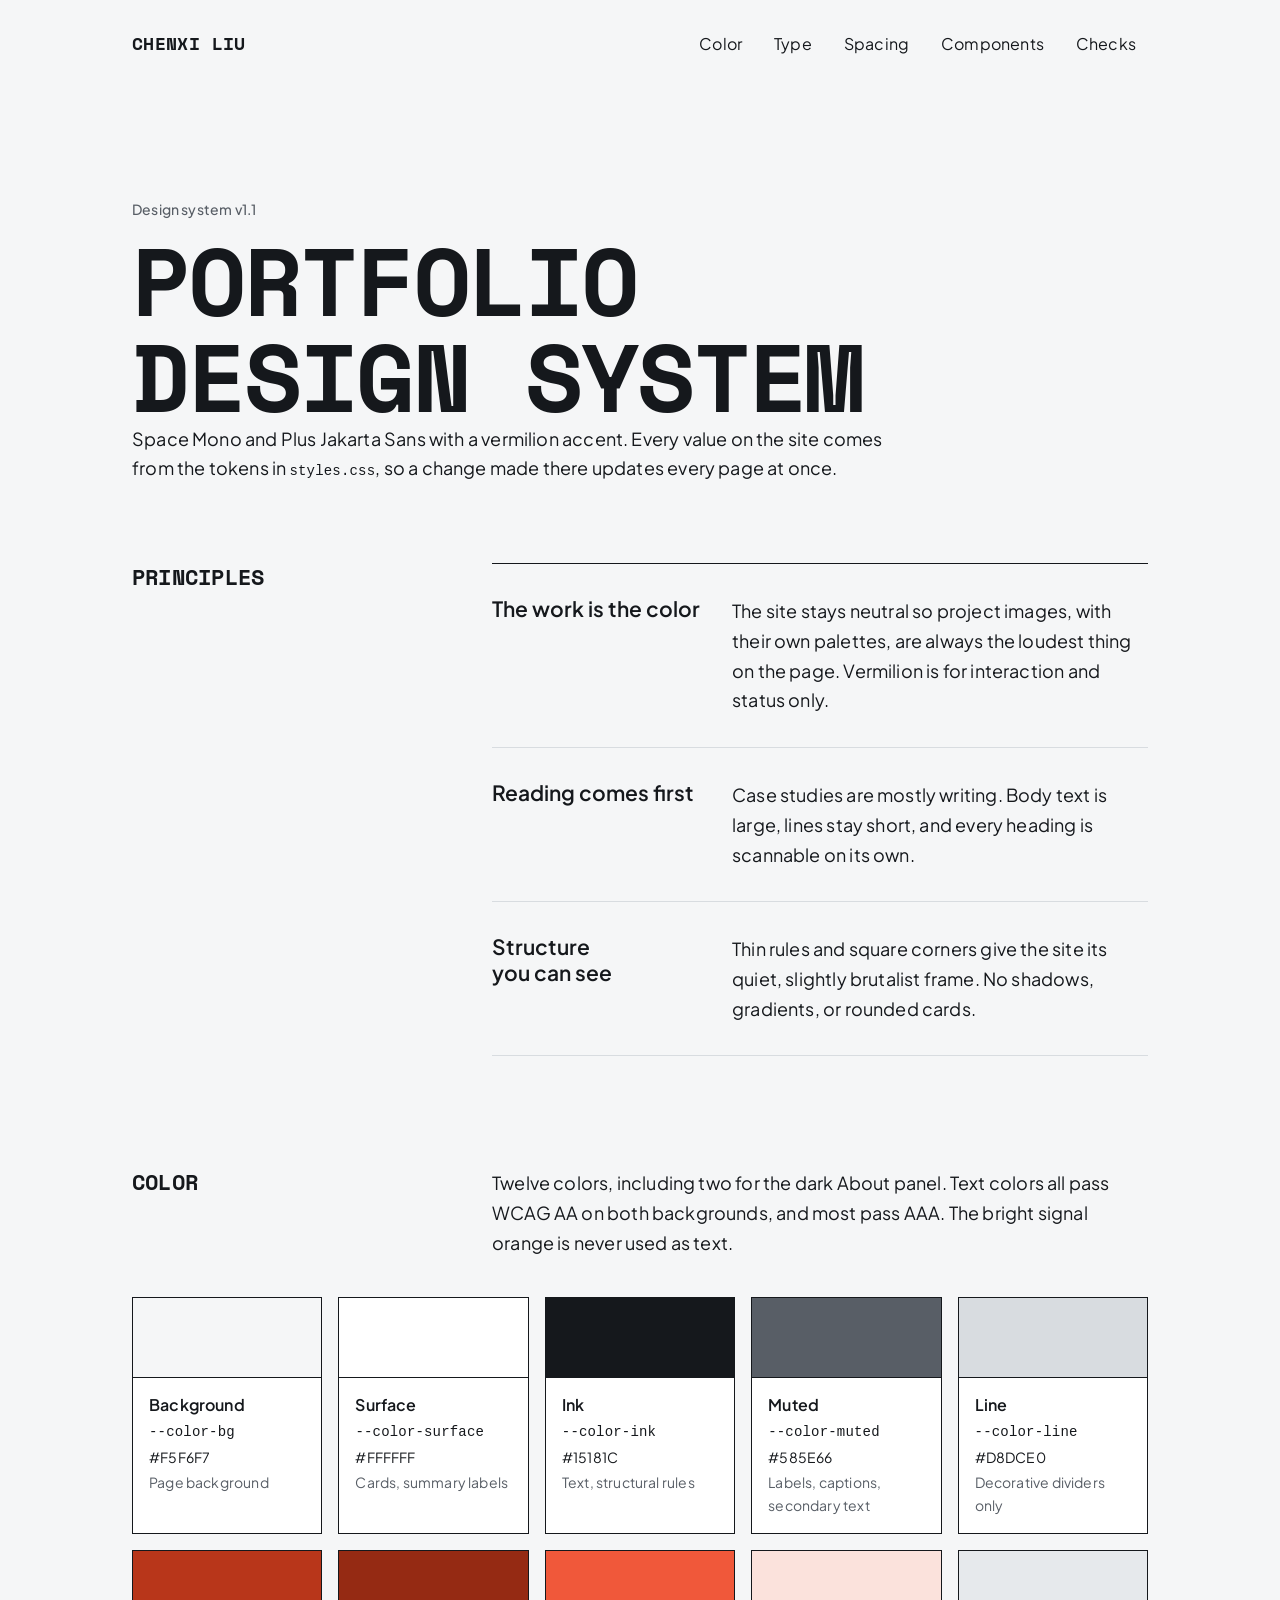
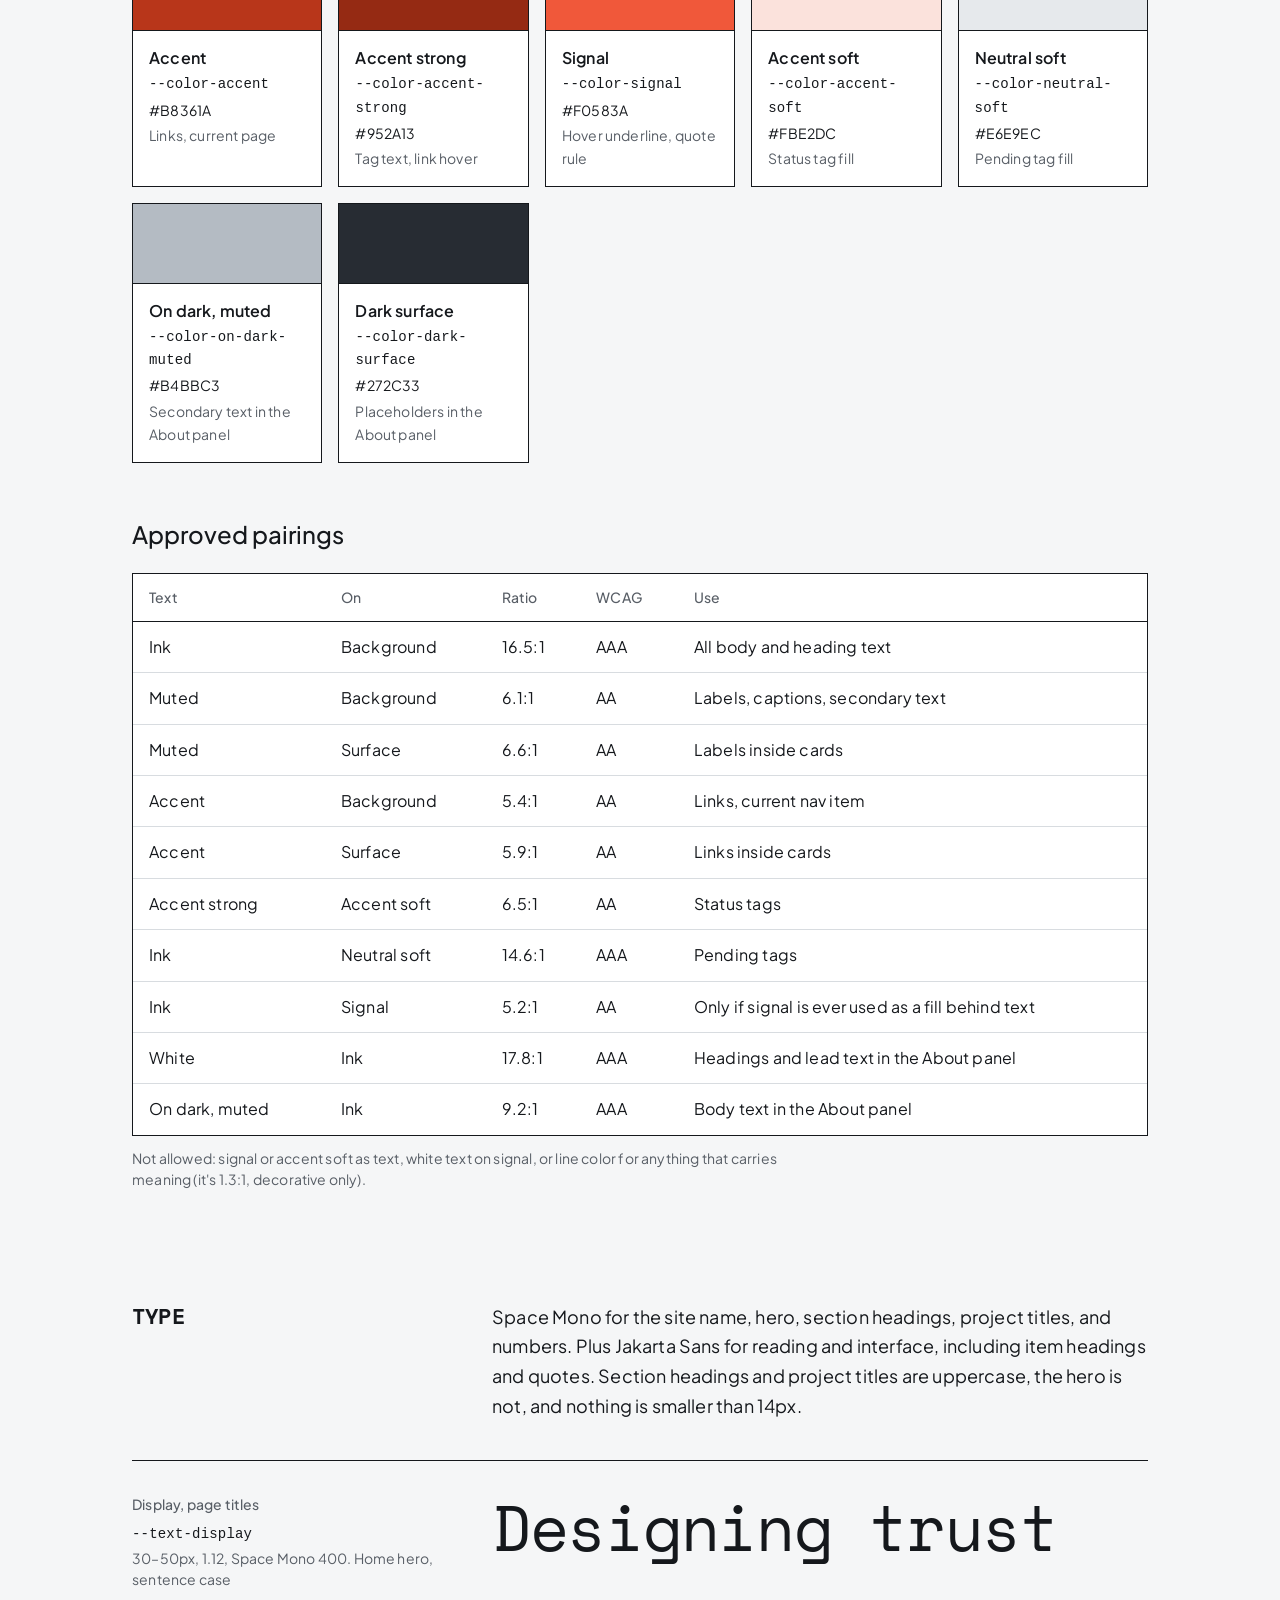
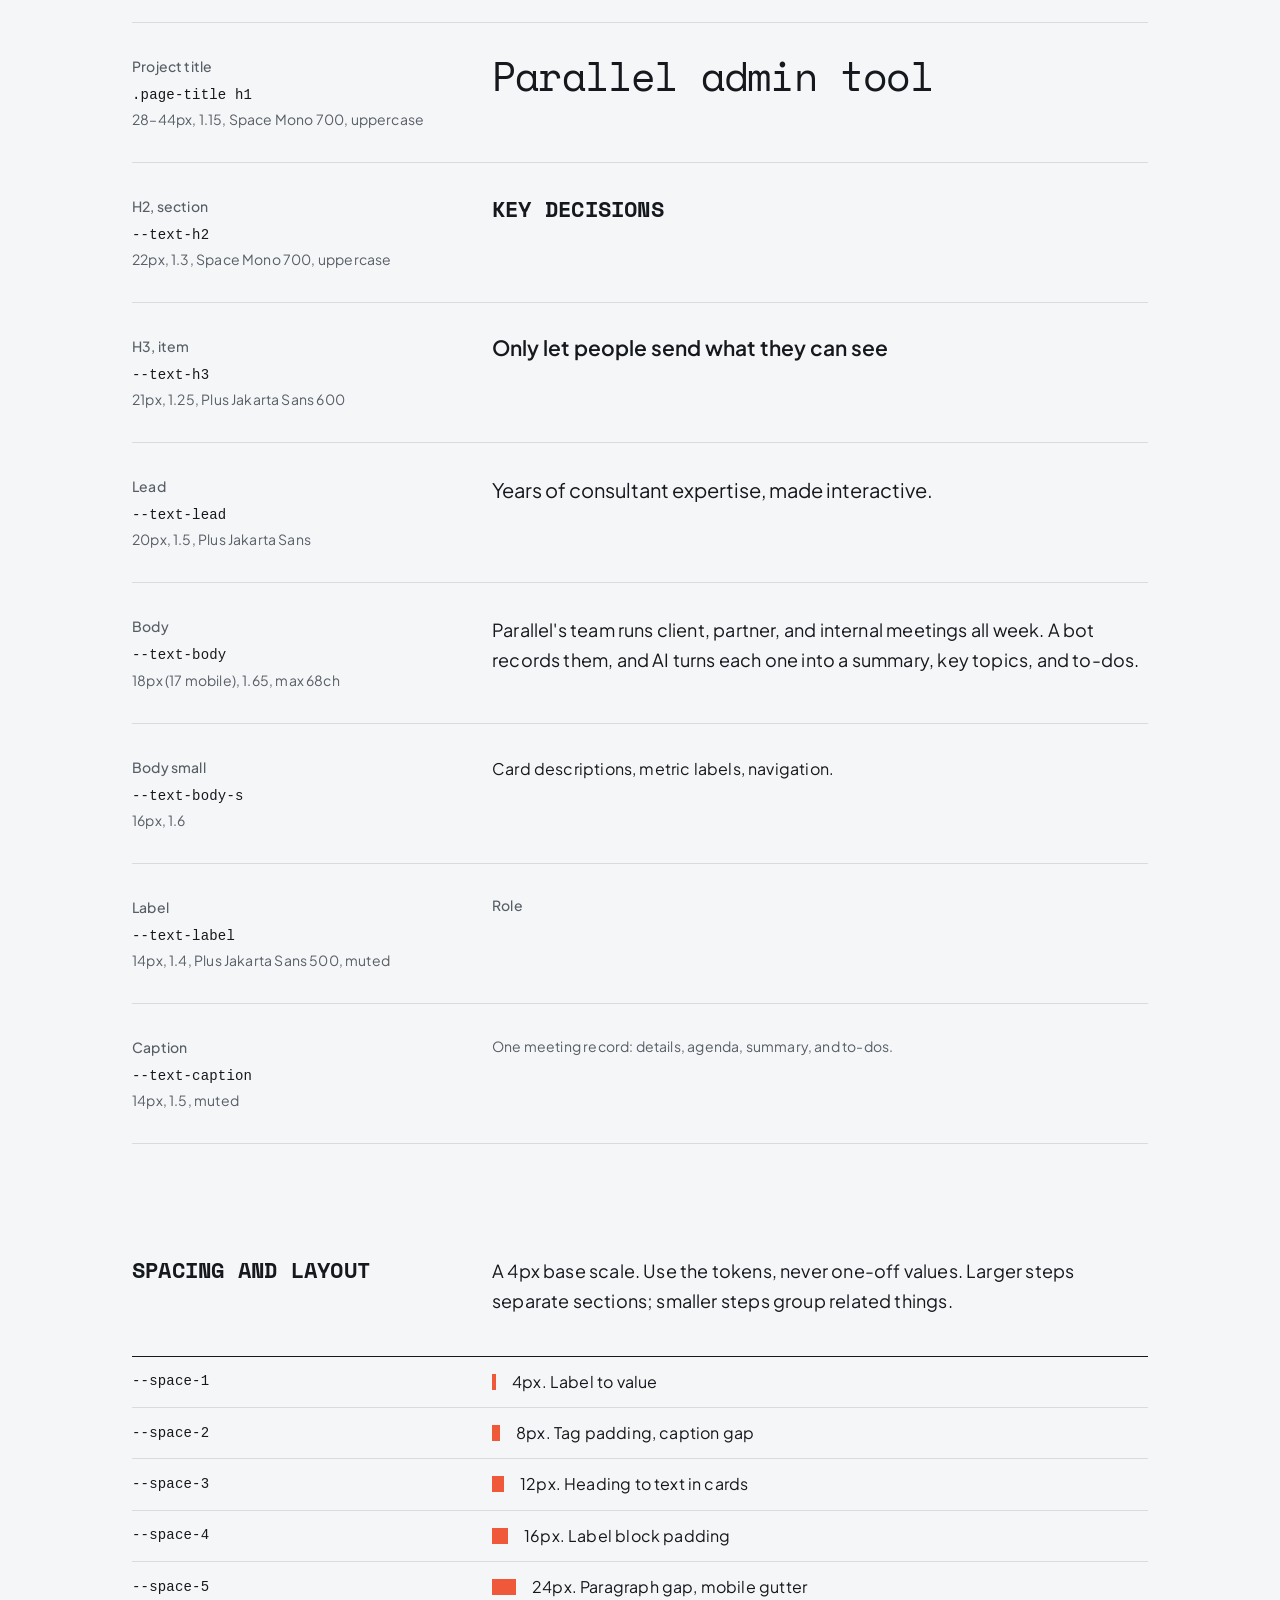
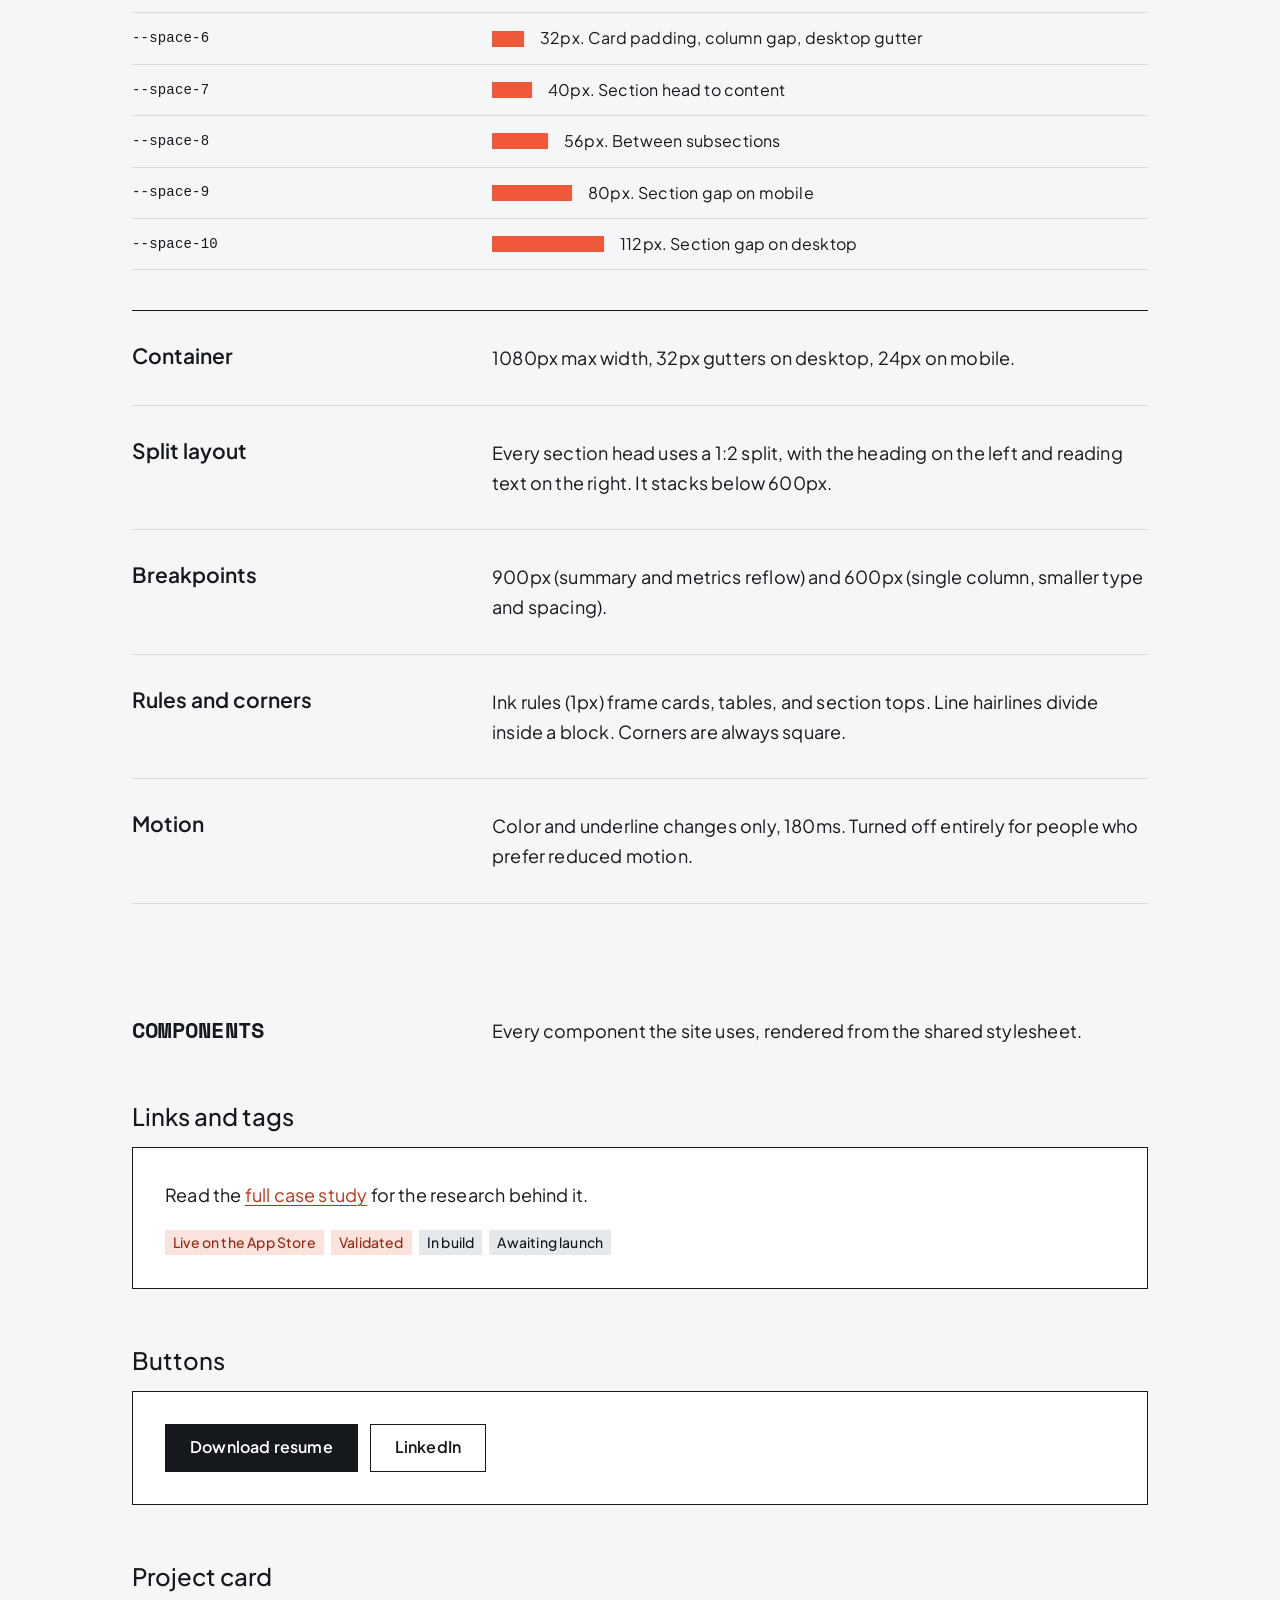
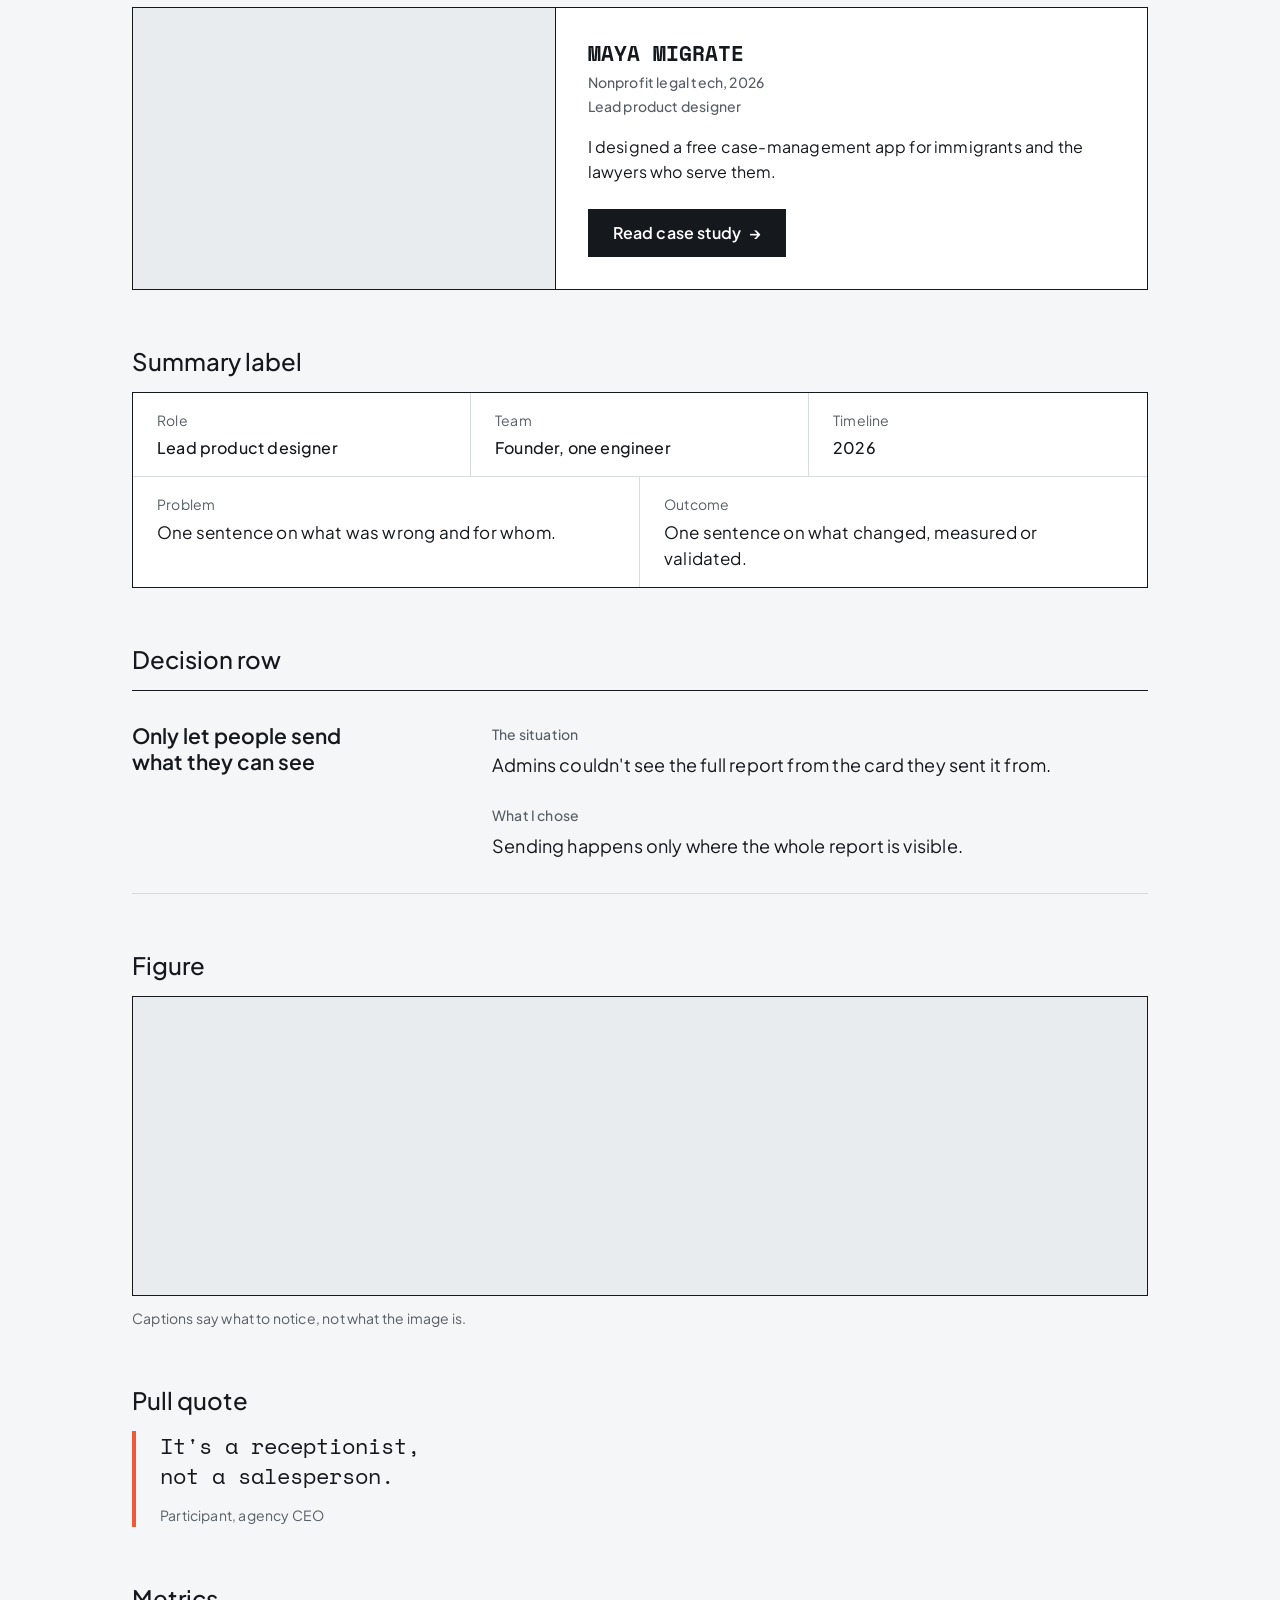
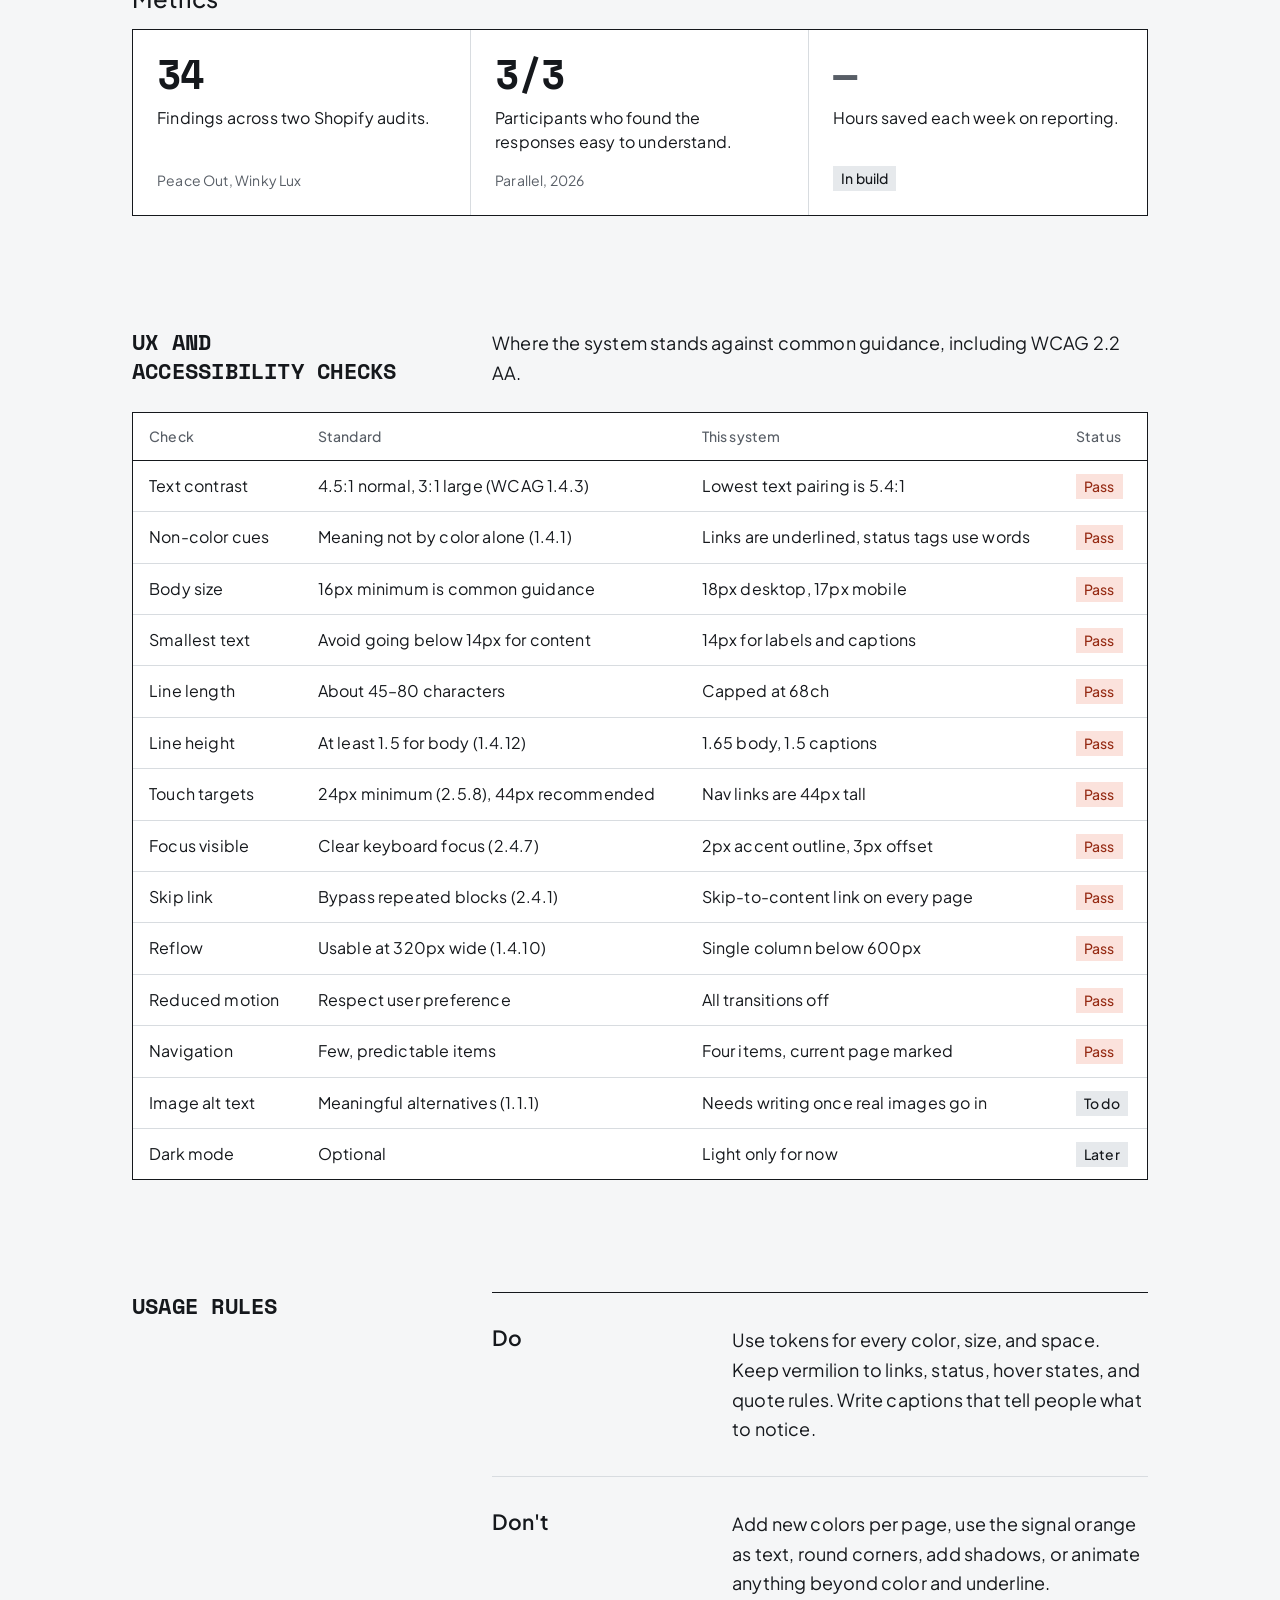
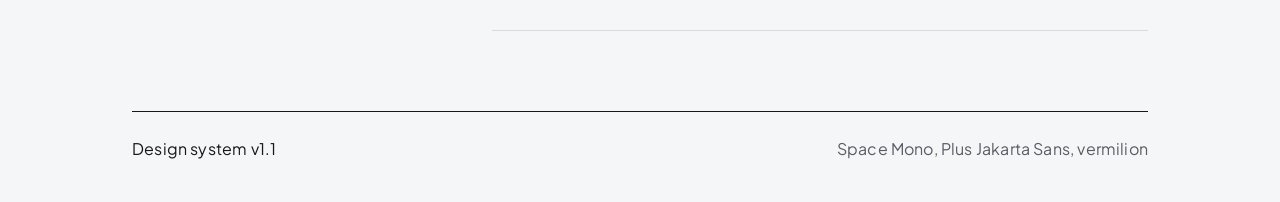
<file: design-system.html>
<!DOCTYPE html>
<html lang="en">
<head>
<meta charset="UTF-8">
<meta name="viewport" content="width=device-width, initial-scale=1, viewport-fit=cover">
<title>Design system — Chenxi Liu</title>
<link rel="preconnect" href="https://fonts.googleapis.com">
<link rel="preconnect" href="https://fonts.gstatic.com" crossorigin>
<link href="https://fonts.googleapis.com/css2?family=Space+Mono:wght@400;700&family=Plus+Jakarta+Sans:wght@400;500;600&display=swap" rel="stylesheet">
<link rel="stylesheet" href="styles.css">
<style>
/* Documentation-only styles */
code { font-family: ui-monospace, "SF Mono", Menlo, monospace; font-size: 14px; }
.ds-swatches { margin-top: var(--space-7); display: grid; grid-template-columns: repeat(auto-fill, minmax(180px, 1fr)); gap: var(--space-4); }
.ds-sw { border: var(--rule); background: var(--color-surface); padding: 0 0 var(--space-4); display: flex; flex-direction: column; gap: 2px; font-size: var(--text-caption); }
.ds-sw .ds-chip { height: 80px; border-bottom: var(--rule); margin-bottom: var(--space-3); }
.ds-sw > b, .ds-sw > code, .ds-sw > span { padding: 0 var(--space-4); }
.ds-sw > b { font-weight: 600; font-size: var(--text-body-s); }
.ds-sw > span:last-child { color: var(--color-muted); }
.ds-table-wrap { margin-top: var(--space-5); overflow-x: auto; border: var(--rule); background: var(--color-surface); }
.ds-table { width: 100%; border-collapse: collapse; font-size: var(--text-body-s); min-width: 640px; }
.ds-table th { text-align: left; font-size: var(--text-label); font-weight: 500; color: var(--color-muted); padding: var(--space-3) var(--space-4); border-bottom: var(--rule); }
.ds-table td { padding: var(--space-3) var(--space-4); border-bottom: var(--hairline); vertical-align: top; }
.ds-table tr:last-child td { border-bottom: 0; }
.ds-type > div:first-child { display: flex; flex-direction: column; gap: 2px; }
.ds-type p, .ds-type h1, .ds-type h2, .ds-type h3, .ds-type .t-display { margin: 0; }
.ds-space { align-items: center; padding: var(--space-3) 0; }
.ds-space > div { display: flex; align-items: center; gap: var(--space-4); font-size: var(--text-body-s); }
.ds-bar { display: inline-block; height: 16px; background: var(--color-signal); flex-shrink: 0; }
.ds-comp-h { margin: var(--space-8) 0 var(--space-4); }
.ds-demo { border: var(--rule); background: var(--color-surface); padding: var(--space-6); }
</style>
</head>
<body>
<a class="skip-link" href="#main">Skip to content</a>
<header class="site-header"><div class="wrap">
  <a class="site-name" href="index.html">Chenxi Liu</a>
  <nav class="site-nav" aria-label="Design system sections">
    <a href="#color">Color</a><a href="#type">Type</a><a href="#space">Spacing</a><a href="#components">Components</a><a href="#checks">Checks</a>
  </nav>
</div></header>

<main id="main" class="wrap">
  <div class="hero">
    <p class="t-label" style="margin:0">Design system v1.1</p>
    <h1 class="t-display" style="margin-top:var(--space-3)">Portfolio design system</h1>
    <p>Space Mono and Plus Jakarta Sans with a vermilion accent. Every value on the site comes from the tokens in <code>styles.css</code>, so a change made there updates every page at once.</p>
  </div>

  <section class="split" aria-labelledby="principles">
    <h2 id="principles">Principles</h2>
    <div>
      <div class="rows" style="margin-top:0">
        <div class="row"><h3>The work is the color</h3><p>The site stays neutral so project images, with their own palettes, are always the loudest thing on the page. Vermilion is for interaction and status only.</p></div>
        <div class="row"><h3>Reading comes first</h3><p>Case studies are mostly writing. Body text is large, lines stay short, and every heading is scannable on its own.</p></div>
        <div class="row"><h3>Structure you can see</h3><p>Thin rules and square corners give the site its quiet, slightly brutalist frame. No shadows, gradients, or rounded cards.</p></div>
      </div>
    </div>
  </section>

  <!-- COLOR -->
  <section class="section" id="color" aria-labelledby="color-h">
    <div class="split"><h2 id="color-h">Color</h2><p>Twelve colors, including two for the dark About panel. Text colors all pass WCAG AA on both backgrounds, and most pass AAA. The bright signal orange is never used as text.</p></div>
    <div class="ds-swatches">
      <div class="ds-sw"><div class="ds-chip" style="background:var(--color-bg)"></div><b>Background</b><code>--color-bg</code><span>#F5F6F7</span><span>Page background</span></div>
      <div class="ds-sw"><div class="ds-chip" style="background:var(--color-surface)"></div><b>Surface</b><code>--color-surface</code><span>#FFFFFF</span><span>Cards, summary labels</span></div>
      <div class="ds-sw"><div class="ds-chip" style="background:var(--color-ink)"></div><b>Ink</b><code>--color-ink</code><span>#15181C</span><span>Text, structural rules</span></div>
      <div class="ds-sw"><div class="ds-chip" style="background:var(--color-muted)"></div><b>Muted</b><code>--color-muted</code><span>#585E66</span><span>Labels, captions, secondary text</span></div>
      <div class="ds-sw"><div class="ds-chip" style="background:var(--color-line)"></div><b>Line</b><code>--color-line</code><span>#D8DCE0</span><span>Decorative dividers only</span></div>
      <div class="ds-sw"><div class="ds-chip" style="background:var(--color-accent)"></div><b>Accent</b><code>--color-accent</code><span>#B8361A</span><span>Links, current page</span></div>
      <div class="ds-sw"><div class="ds-chip" style="background:var(--color-accent-strong)"></div><b>Accent strong</b><code>--color-accent-strong</code><span>#952A13</span><span>Tag text, link hover</span></div>
      <div class="ds-sw"><div class="ds-chip" style="background:var(--color-signal)"></div><b>Signal</b><code>--color-signal</code><span>#F0583A</span><span>Hover underline, quote rule</span></div>
      <div class="ds-sw"><div class="ds-chip" style="background:var(--color-accent-soft)"></div><b>Accent soft</b><code>--color-accent-soft</code><span>#FBE2DC</span><span>Status tag fill</span></div>
      <div class="ds-sw"><div class="ds-chip" style="background:var(--color-neutral-soft)"></div><b>Neutral soft</b><code>--color-neutral-soft</code><span>#E6E9EC</span><span>Pending tag fill</span></div>
      <div class="ds-sw"><div class="ds-chip" style="background:var(--color-on-dark-muted)"></div><b>On dark, muted</b><code>--color-on-dark-muted</code><span>#B4BBC3</span><span>Secondary text in the About panel</span></div>
      <div class="ds-sw"><div class="ds-chip" style="background:var(--color-dark-surface)"></div><b>Dark surface</b><code>--color-dark-surface</code><span>#272C33</span><span>Placeholders in the About panel</span></div>
    </div>

    <h3 style="margin-top:var(--space-8)">Approved pairings</h3>
    <div class="ds-table-wrap">
      <table class="ds-table">
        <thead><tr><th>Text</th><th>On</th><th>Ratio</th><th>WCAG</th><th>Use</th></tr></thead>
        <tbody>
          <tr><td>Ink</td><td>Background</td><td>16.5:1</td><td>AAA</td><td>All body and heading text</td></tr>
          <tr><td>Muted</td><td>Background</td><td>6.1:1</td><td>AA</td><td>Labels, captions, secondary text</td></tr>
          <tr><td>Muted</td><td>Surface</td><td>6.6:1</td><td>AA</td><td>Labels inside cards</td></tr>
          <tr><td>Accent</td><td>Background</td><td>5.4:1</td><td>AA</td><td>Links, current nav item</td></tr>
          <tr><td>Accent</td><td>Surface</td><td>5.9:1</td><td>AA</td><td>Links inside cards</td></tr>
          <tr><td>Accent strong</td><td>Accent soft</td><td>6.5:1</td><td>AA</td><td>Status tags</td></tr>
          <tr><td>Ink</td><td>Neutral soft</td><td>14.6:1</td><td>AAA</td><td>Pending tags</td></tr>
          <tr><td>Ink</td><td>Signal</td><td>5.2:1</td><td>AA</td><td>Only if signal is ever used as a fill behind text</td></tr>
          <tr><td>White</td><td>Ink</td><td>17.8:1</td><td>AAA</td><td>Headings and lead text in the About panel</td></tr>
          <tr><td>On dark, muted</td><td>Ink</td><td>9.2:1</td><td>AAA</td><td>Body text in the About panel</td></tr>
        </tbody>
      </table>
    </div>
    <p class="t-caption" style="margin-top:var(--space-3)">Not allowed: signal or accent soft as text, white text on signal, or line color for anything that carries meaning (it's 1.3:1, decorative only).</p>
  </section>

  <!-- TYPE -->
  <section class="section" id="type" aria-labelledby="type-h">
    <div class="split"><h2 id="type-h">Type</h2><p>Space Mono for the site name, hero, section headings, project titles, and numbers. Plus Jakarta Sans for reading and interface, including item headings and quotes. Section headings and project titles are uppercase, the hero is not, and nothing is smaller than 14px.</p></div>
    <div class="rows">
      <div class="row ds-type"><div><span class="row__k">Display, page titles</span><code>--text-display</code><span class="t-caption">30–50px, 1.12, Space Mono 400. Home hero, sentence case</span></div><div class="t-display">Designing trust</div></div>
      <div class="row ds-type"><div><span class="row__k">Project title</span><code>.page-title h1</code><span class="t-caption">28–44px, 1.15, Space Mono 700, uppercase</span></div><h1>Parallel admin tool</h1></div>
      <div class="row ds-type"><div><span class="row__k">H2, section</span><code>--text-h2</code><span class="t-caption">22px, 1.3, Space Mono 700, uppercase</span></div><h2>Key decisions</h2></div>
      <div class="row ds-type"><div><span class="row__k">H3, item</span><code>--text-h3</code><span class="t-caption">21px, 1.25, Plus Jakarta Sans 600</span></div><h3>Only let people send what they can see</h3></div>
      <div class="row ds-type"><div><span class="row__k">Lead</span><code>--text-lead</code><span class="t-caption">20px, 1.5, Plus Jakarta Sans</span></div><p class="t-lead">Years of consultant expertise, made interactive.</p></div>
      <div class="row ds-type"><div><span class="row__k">Body</span><code>--text-body</code><span class="t-caption">18px (17 mobile), 1.65, max 68ch</span></div><p>Parallel's team runs client, partner, and internal meetings all week. A bot records them, and AI turns each one into a summary, key topics, and to-dos.</p></div>
      <div class="row ds-type"><div><span class="row__k">Body small</span><code>--text-body-s</code><span class="t-caption">16px, 1.6</span></div><p class="t-body-s">Card descriptions, metric labels, navigation.</p></div>
      <div class="row ds-type"><div><span class="row__k">Label</span><code>--text-label</code><span class="t-caption">14px, 1.4, Plus Jakarta Sans 500, muted</span></div><p class="t-label">Role</p></div>
      <div class="row ds-type"><div><span class="row__k">Caption</span><code>--text-caption</code><span class="t-caption">14px, 1.5, muted</span></div><p class="t-caption">One meeting record: details, agenda, summary, and to-dos.</p></div>
    </div>
  </section>

  <!-- SPACING -->
  <section class="section" id="space" aria-labelledby="space-h">
    <div class="split"><h2 id="space-h">Spacing and layout</h2><p>A 4px base scale. Use the tokens, never one-off values. Larger steps separate sections; smaller steps group related things.</p></div>
    <div class="rows">
      <div class="row ds-space"><code>--space-1</code><div><span class="ds-bar" style="width:4px"></span>4px. Label to value</div></div>
      <div class="row ds-space"><code>--space-2</code><div><span class="ds-bar" style="width:8px"></span>8px. Tag padding, caption gap</div></div>
      <div class="row ds-space"><code>--space-3</code><div><span class="ds-bar" style="width:12px"></span>12px. Heading to text in cards</div></div>
      <div class="row ds-space"><code>--space-4</code><div><span class="ds-bar" style="width:16px"></span>16px. Label block padding</div></div>
      <div class="row ds-space"><code>--space-5</code><div><span class="ds-bar" style="width:24px"></span>24px. Paragraph gap, mobile gutter</div></div>
      <div class="row ds-space"><code>--space-6</code><div><span class="ds-bar" style="width:32px"></span>32px. Card padding, column gap, desktop gutter</div></div>
      <div class="row ds-space"><code>--space-7</code><div><span class="ds-bar" style="width:40px"></span>40px. Section head to content</div></div>
      <div class="row ds-space"><code>--space-8</code><div><span class="ds-bar" style="width:56px"></span>56px. Between subsections</div></div>
      <div class="row ds-space"><code>--space-9</code><div><span class="ds-bar" style="width:80px"></span>80px. Section gap on mobile</div></div>
      <div class="row ds-space"><code>--space-10</code><div><span class="ds-bar" style="width:112px"></span>112px. Section gap on desktop</div></div>
    </div>
    <div class="rows">
      <div class="row"><h3>Container</h3><p>1080px max width, 32px gutters on desktop, 24px on mobile.</p></div>
      <div class="row"><h3>Split layout</h3><p>Every section head uses a 1:2 split, with the heading on the left and reading text on the right. It stacks below 600px.</p></div>
      <div class="row"><h3>Breakpoints</h3><p>900px (summary and metrics reflow) and 600px (single column, smaller type and spacing).</p></div>
      <div class="row"><h3>Rules and corners</h3><p>Ink rules (1px) frame cards, tables, and section tops. Line hairlines divide inside a block. Corners are always square.</p></div>
      <div class="row"><h3>Motion</h3><p>Color and underline changes only, 180ms. Turned off entirely for people who prefer reduced motion.</p></div>
    </div>
  </section>

  <!-- COMPONENTS -->
  <section class="section" id="components" aria-labelledby="comp-h">
    <div class="split"><h2 id="comp-h">Components</h2><p>Every component the site uses, rendered from the shared stylesheet.</p></div>

    <h3 class="ds-comp-h">Links and tags</h3>
    <div class="ds-demo">
      <p style="margin:0">Read the <a href="#components">full case study</a> for the research behind it.</p>
      <p style="margin:var(--space-4) 0 0"><span class="tag">Live on the App Store</span> <span class="tag">Validated</span> <span class="tag tag--pending">In build</span> <span class="tag tag--pending">Awaiting launch</span></p>
    </div>

    <h3 class="ds-comp-h">Buttons</h3>
    <div class="ds-demo"><div class="button-row" style="margin-top:0"><a class="button" href="#components">Download resume</a><a class="button button--secondary" href="#components">LinkedIn</a></div></div>

    <h3 class="ds-comp-h">Project card</h3>
    <article class="card">
      <div class="card__media" aria-hidden="true"></div>
      <div class="card__body">
        <h3>Maya Migrate</h3>
        <p class="card__sub">Nonprofit legal tech, 2026</p>
        <p class="card__role">Lead product designer</p>
        <p>I designed a free case-management app for immigrants and the lawyers who serve them.</p>
        <a class="button card__cta" href="#components">Read case study <span aria-hidden="true">→</span></a>
      </div>
    </article>

    <h3 class="ds-comp-h">Summary label</h3>
    <dl class="summary">
      <div><dt>Role</dt><dd>Lead product designer</dd></div>
      <div><dt>Team</dt><dd>Founder, one engineer</dd></div>
      <div><dt>Timeline</dt><dd>2026</dd></div>
      <div class="summary__wide"><dt>Problem</dt><dd>One sentence on what was wrong and for whom.</dd></div>
      <div class="summary__wide"><dt>Outcome</dt><dd>One sentence on what changed, measured or validated.</dd></div>
    </dl>

    <h3 class="ds-comp-h">Decision row</h3>
    <div class="rows" style="margin-top:0">
      <div class="row">
        <h3>Only let people send what they can see</h3>
        <div>
          <p><span class="row__k">The situation</span>Admins couldn't see the full report from the card they sent it from.</p>
          <p><span class="row__k">What I chose</span>Sending happens only where the whole report is visible.</p>
        </div>
      </div>
    </div>

    <h3 class="ds-comp-h">Figure</h3>
    <figure style="margin-top:0"><div class="media media--short" aria-hidden="true"></div><figcaption>Captions say what to notice, not what the image is.</figcaption></figure>

    <h3 class="ds-comp-h">Pull quote</h3>
    <div class="quotes" style="margin-top:0"><blockquote class="pull-quote"><p>It's a receptionist, not a salesperson.</p><footer>Participant, agency CEO</footer></blockquote></div>

    <h3 class="ds-comp-h">Metrics</h3>
    <div class="metrics" style="margin-top:0">
      <div class="metric"><span class="metric__num">34</span><p>Findings across two Shopify audits.</p><span class="t-caption">Peace Out, Winky Lux</span></div>
      <div class="metric"><span class="metric__num">3/3</span><p>Participants who found the responses easy to understand.</p><span class="t-caption">Parallel, 2026</span></div>
      <div class="metric"><span class="metric__num metric__num--empty">—</span><p>Hours saved each week on reporting.</p><span class="t-caption"><span class="tag tag--pending">In build</span></span></div>
    </div>
  </section>

  <!-- CHECKS -->
  <section class="section" id="checks" aria-labelledby="checks-h">
    <div class="split"><h2 id="checks-h">UX and accessibility checks</h2><p>Where the system stands against common guidance, including WCAG 2.2 AA.</p></div>
    <div class="ds-table-wrap">
      <table class="ds-table">
        <thead><tr><th>Check</th><th>Standard</th><th>This system</th><th>Status</th></tr></thead>
        <tbody>
          <tr><td>Text contrast</td><td>4.5:1 normal, 3:1 large (WCAG 1.4.3)</td><td>Lowest text pairing is 5.4:1</td><td><span class="tag">Pass</span></td></tr>
          <tr><td>Non-color cues</td><td>Meaning not by color alone (1.4.1)</td><td>Links are underlined, status tags use words</td><td><span class="tag">Pass</span></td></tr>
          <tr><td>Body size</td><td>16px minimum is common guidance</td><td>18px desktop, 17px mobile</td><td><span class="tag">Pass</span></td></tr>
          <tr><td>Smallest text</td><td>Avoid going below 14px for content</td><td>14px for labels and captions</td><td><span class="tag">Pass</span></td></tr>
          <tr><td>Line length</td><td>About 45–80 characters</td><td>Capped at 68ch</td><td><span class="tag">Pass</span></td></tr>
          <tr><td>Line height</td><td>At least 1.5 for body (1.4.12)</td><td>1.65 body, 1.5 captions</td><td><span class="tag">Pass</span></td></tr>
          <tr><td>Touch targets</td><td>24px minimum (2.5.8), 44px recommended</td><td>Nav links are 44px tall</td><td><span class="tag">Pass</span></td></tr>
          <tr><td>Focus visible</td><td>Clear keyboard focus (2.4.7)</td><td>2px accent outline, 3px offset</td><td><span class="tag">Pass</span></td></tr>
          <tr><td>Skip link</td><td>Bypass repeated blocks (2.4.1)</td><td>Skip-to-content link on every page</td><td><span class="tag">Pass</span></td></tr>
          <tr><td>Reflow</td><td>Usable at 320px wide (1.4.10)</td><td>Single column below 600px</td><td><span class="tag">Pass</span></td></tr>
          <tr><td>Reduced motion</td><td>Respect user preference</td><td>All transitions off</td><td><span class="tag">Pass</span></td></tr>
          <tr><td>Navigation</td><td>Few, predictable items</td><td>Four items, current page marked</td><td><span class="tag">Pass</span></td></tr>
          <tr><td>Image alt text</td><td>Meaningful alternatives (1.1.1)</td><td>Needs writing once real images go in</td><td><span class="tag tag--pending">To do</span></td></tr>
          <tr><td>Dark mode</td><td>Optional</td><td>Light only for now</td><td><span class="tag tag--pending">Later</span></td></tr>
        </tbody>
      </table>
    </div>
  </section>

  <section class="section split" aria-labelledby="rules-h">
    <h2 id="rules-h">Usage rules</h2>
    <div class="rows" style="margin-top:0">
      <div class="row"><h3>Do</h3><p>Use tokens for every color, size, and space. Keep vermilion to links, status, hover states, and quote rules. Write captions that tell people what to notice.</p></div>
      <div class="row"><h3>Don't</h3><p>Add new colors per page, use the signal orange as text, round corners, add shadows, or animate anything beyond color and underline.</p></div>
    </div>
  </section>
</main>

<footer class="site-footer"><div class="wrap"><div class="site-footer__inner"><span>Design system v1.1</span><span class="t-muted">Space Mono, Plus Jakarta Sans, vermilion</span></div></div></footer>
</body>
</html>
</file>
<file: styles.css>
/* =========================================================
   Chenxi Liu — Portfolio design system v1.1
   Space Mono + Plus Jakarta Sans, Vermilion accent
   Every page links this file. Change a token here, not in a page.
   ========================================================= */

/* ---------- 1. Tokens ---------- */
:root {
  /* Color: neutrals */
  --color-bg:          #F5F6F7;  /* page background */
  --color-surface:     #FFFFFF;  /* cards, label blocks */
  --color-ink:         #15181C;  /* primary text, structural rules  16.5:1 on bg */
  --color-muted:       #585E66;  /* secondary text, labels, captions  6.1:1 on bg */
  --color-line:        #D8DCE0;  /* decorative dividers only (not for meaning) */
  --color-placeholder: #E9ECEF;  /* image placeholders */

  /* Color: accent */
  --color-accent:        #B8361A;  /* links, active nav  5.4:1 on bg (AA) */
  --color-accent-strong: #952A13;  /* tag text, link hover  7.4:1 on bg (AAA) */
  --color-signal:        #F0583A;  /* fills and rules only, never text on light bg */
  --color-accent-soft:   #FBE2DC;  /* tag background */
  --color-neutral-soft:  #E6E9EC;  /* pending tag background */

  /* Color: dark panel (About) */
  --color-on-dark:        #FFFFFF;  /* text on ink  17.8:1 */
  --color-on-dark-muted:  #B4BBC3;  /* secondary text on ink  9.2:1 */
  --color-dark-surface:   #272C33;  /* placeholders inside the dark panel (decorative) */

  /* Type: families */
  --font-display: "Space Mono", ui-monospace, Menlo, Consolas, monospace;      /* titles, headings, numbers */
  --font-body:    "Plus Jakarta Sans", system-ui, -apple-system, "Segoe UI", sans-serif;  /* reading and interface */

  /* Type: scale (desktop; mobile values set in section 5) */
  --text-display: clamp(40px, 5.5vw, 64px);
  --text-h1:      40px;
  --text-h2:      32px;
  --text-h3:      24px;
  --text-lead:    22px;
  --text-body:    18px;
  --text-body-s:  16px;
  --text-caption: 14px;
  --text-label:   14px;

  --leading-tight: 1.06;
  --leading-head:  1.2;
  --leading-lead:  1.5;
  --leading-body:  1.65;

  --tracking-display: -0.02em;
  --measure: 68ch;  /* max line length for reading text */

  /* Spacing: 4px base */
  --space-1: 4px;
  --space-2: 8px;
  --space-3: 12px;
  --space-4: 16px;
  --space-5: 24px;
  --space-6: 32px;
  --space-7: 40px;
  --space-8: 56px;
  --space-9: 80px;
  --space-10: 112px;

  /* Layout */
  --container: 1080px;
  --gutter: var(--space-6);
  --section-gap: var(--space-10);

  /* Borders, radius, motion */
  --rule: 1px solid var(--color-ink);      /* structural: cards, tables, section tops */
  --hairline: 1px solid var(--color-line); /* decorative: dividers inside a block */
  --radius: 0;
  --ease: cubic-bezier(.2, 0, 0, 1);
  --duration: 180ms;
}

/* ---------- 2. Base ---------- */
*, *::before, *::after { box-sizing: border-box; }
html { -webkit-text-size-adjust: 100%; scroll-padding-top: env(safe-area-inset-top, 0px); }
body {
  margin: 0;
  background: var(--color-bg);
  color: var(--color-ink);
  font-family: var(--font-body);
  font-size: var(--text-body);
  line-height: var(--leading-body);
  -webkit-font-smoothing: antialiased;
  padding-top: env(safe-area-inset-top, 0px);
  padding-bottom: env(safe-area-inset-bottom, 0px);
}
img, video { display: block; max-width: 100%; height: auto; }
p { margin: 0 0 var(--space-5); max-width: var(--measure); }
p:last-child { margin-bottom: 0; }

h1, h2, h3, .t-display {
  font-family: var(--font-display);
  font-weight: 400;
  letter-spacing: var(--tracking-display);
  margin: 0;
  text-wrap: balance;
}
.t-display, .hero h1 { font-size: var(--text-display); line-height: var(--leading-tight); }
h1 { font-size: var(--text-h1); line-height: var(--leading-tight); }
h2 { font-size: var(--text-h2); line-height: var(--leading-head); }
h3 { font-size: var(--text-h3); line-height: 1.25; font-weight: 500; letter-spacing: 0; }
.t-lead    { font-family: var(--font-display); font-size: var(--text-lead); line-height: var(--leading-lead); }
.t-body-s  { font-size: var(--text-body-s); line-height: 1.6; }
.t-caption { font-size: var(--text-caption); line-height: 1.5; color: var(--color-muted); }
.t-label   { font-size: var(--text-label); line-height: 1.4; font-weight: 500; color: var(--color-muted); }
.t-muted   { color: var(--color-muted); }

/* Links: underlined by default so they never rely on color alone */
a { color: var(--color-accent); text-decoration: underline; text-decoration-thickness: 1px; text-underline-offset: 3px;
    transition: color var(--duration) var(--ease), text-decoration-color var(--duration) var(--ease); }
a:hover { color: var(--color-accent-strong); text-decoration-color: var(--color-signal); text-decoration-thickness: 2px; }
:focus-visible { outline: 2px solid var(--color-accent); outline-offset: 3px; }

.skip-link { position: absolute; left: var(--space-4); top: -100px; background: var(--color-ink); color: #fff;
             padding: var(--space-2) var(--space-4); z-index: 100; text-decoration: none; }
.skip-link:focus { top: calc(var(--space-4) + env(safe-area-inset-top, 0px)); }

.visually-hidden { position: absolute; width: 1px; height: 1px; padding: 0; margin: -1px; overflow: hidden; clip: rect(0 0 0 0); white-space: nowrap; border: 0; }

.wrap { max-width: var(--container); margin: 0 auto; padding: 0 var(--gutter); }
.section { padding-top: var(--section-gap); }

/* ---------- 3. Layout patterns ---------- */
/* Split: label column + reading column, used for every section head */
.split { display: grid; grid-template-columns: 1fr 2fr; gap: var(--space-6); }

/* ---------- 4. Components ---------- */

/* Site header + nav */
.site-header .wrap { display: flex; justify-content: space-between; align-items: center; min-height: 88px; }
.site-nav { margin-left: auto; }
.site-name { font-family: var(--font-display); font-size: var(--text-h3); color: var(--color-ink); text-decoration: none; }
.site-nav { display: flex; gap: var(--space-2); }
.site-nav a { display: inline-flex; align-items: center; min-height: 44px; padding: 0 var(--space-3);
              font-size: var(--text-body-s); color: var(--color-ink); text-decoration: none; }
.site-nav a:hover { color: var(--color-accent); }
.site-nav a[aria-current="page"] { color: var(--color-accent); text-decoration: underline; text-underline-offset: 6px; }

/* Hero */
.hero { padding: var(--space-10) 0 var(--space-9); max-width: 760px; }
.hero p { margin: 0; }

/* Tag: status. Always text, never color alone */
.tag { display: inline-block; padding: 2px var(--space-2); font-size: var(--text-caption); font-weight: 500; line-height: 1.5;
       background: var(--color-accent-soft); color: var(--color-accent-strong); }
.tag--pending { background: var(--color-neutral-soft); color: var(--color-ink); }
.tag + .tag { margin-left: var(--space-1); }
.summary dd .tag { margin-bottom: var(--space-1); }

/* Project card (home) */
.card { display: grid; grid-template-columns: 5fr 7fr; border: var(--rule); background: var(--color-surface); color: var(--color-ink); }
.card__media { min-height: 260px; background: var(--color-placeholder); border-right: var(--rule); }
.card__media { position: relative; overflow: hidden; }
.card__media img { position: absolute; inset: 0; width: 100%; height: 100%; object-fit: cover; }
.media-img { display: block; width: 100%; height: auto; border: var(--rule); background: var(--color-surface); }
.media-img--narrow { max-width: 520px; } /* tall screens, such as full product pages */
.card__body { padding: var(--space-6); display: flex; flex-direction: column; }
.card__body h3 { font-size: 28px; }
.card__body .card__sub { margin: var(--space-1) 0 0; font-size: var(--text-label); font-weight: 500; color: var(--color-muted); }
.card__body p { margin: var(--space-3) 0 var(--space-5); font-size: var(--text-body-s); line-height: 1.6; }
.card__body .card__role { margin: 2px 0 0; font-size: var(--text-label); font-weight: 500; color: var(--color-muted); }
.card__body .card__role + p { margin-top: var(--space-4); }
/* Card CTA: the solid ink button, the card's only link */
.card__cta { margin-top: auto; align-self: flex-start; gap: var(--space-2); }
.card__body p:last-of-type { margin-bottom: var(--space-5); }
.card-list { display: grid; gap: var(--space-6); }
.section-title { margin-bottom: var(--space-7); }

/* Summary label (top of each case study) */
.summary { margin: 0; display: grid; grid-template-columns: repeat(6, 1fr); border: var(--rule); background: var(--color-surface); }
.summary > div { grid-column: span 2; padding: var(--space-4) var(--space-5); border-bottom: var(--hairline); border-right: var(--hairline); }
.summary > div:nth-child(3) { border-right: 0; }
.summary .summary__wide { grid-column: span 3; border-bottom: 0; }
.summary .summary__wide:last-child { border-right: 0; }
.summary dt { font-size: var(--text-label); color: var(--color-muted); }
.summary dd { margin: var(--space-1) 0 0; font-size: var(--text-body-s); font-weight: 500; line-height: 1.5; }
.summary .summary__wide dd { font-weight: 400; font-size: 17px; }

/* Row list: pain points, decisions */
.rows { margin-top: var(--space-7); border-top: var(--rule); }
.row { display: grid; grid-template-columns: 1fr 2fr; gap: var(--space-6); padding: var(--space-6) 0; border-bottom: var(--hairline); }
.row__k { display: block; font-size: var(--text-label); font-weight: 500; color: var(--color-muted); margin-bottom: var(--space-1); }
.row__src { display: block; margin-top: var(--space-2); font-size: var(--text-caption); color: var(--color-muted); }

/* Figure */
figure { margin: var(--space-7) 0 0; }
.media { min-height: 420px; background: var(--color-placeholder); border: var(--rule); }
.media--short { min-height: 300px; }
figcaption { margin-top: var(--space-3); font-size: var(--text-caption); line-height: 1.5; color: var(--color-muted); max-width: var(--measure); }

/* Metrics (impact, results) */
.metrics { margin-top: var(--space-7); display: grid; grid-template-columns: repeat(3, 1fr); border: var(--rule); background: var(--color-surface); }
.metric { padding: var(--space-5); display: flex; flex-direction: column; }
.metric:not(:last-child) { border-right: var(--hairline); }
.metric__num { font-family: var(--font-display); font-size: 48px; line-height: 1; letter-spacing: var(--tracking-display); }
.metric__num--empty { color: var(--color-muted); }
.metric p { margin: var(--space-3) 0 var(--space-4); font-size: var(--text-body-s); line-height: 1.5; }
.metric .t-caption { margin-top: auto; }

/* Next project */
.next { margin-top: var(--space-10); border-top: var(--rule); padding-top: var(--space-6); display: flex; justify-content: space-between; gap: var(--space-5); }
.next a { color: var(--color-ink); text-decoration: none; }
.next a:last-child { text-align: right; }
.next .t-label { display: block; }
.next__title { display: block; margin-top: var(--space-1); font-family: var(--font-display); font-size: 26px; }
.next a:hover .next__title { text-decoration: underline; text-decoration-color: var(--color-signal); text-decoration-thickness: 2px; text-underline-offset: 5px; }

/* Footer */
.site-footer { margin-top: var(--space-9); }
.site-footer__inner { border-top: var(--rule); display: flex; justify-content: space-between; gap: var(--space-3);
                      padding: var(--space-5) 0 var(--space-7); font-size: var(--text-body-s); }

/* Fill-in marker for drafts. Remove before publishing */
.todo { background: var(--color-neutral-soft); border-bottom: 1.5px dashed var(--color-ink); padding: 0 var(--space-1); }


/* Metrics: four-up variant and group label */
.metrics--4 { grid-template-columns: repeat(4, 1fr); }
.metrics-group { margin: var(--space-7) 0 var(--space-3); }
.metrics-group + .metrics { margin-top: 0; }

/* Figure pair: before / after */
.figure-pair { margin-top: var(--space-7); display: grid; grid-template-columns: 1fr 1fr; gap: var(--space-6); }
.figure-pair figure { margin: 0; }

/* Page title block (case studies) */
.page-title { padding: var(--space-10) 0 var(--space-7); }
.page-title .back { font-size: var(--text-body-s); color: var(--color-muted); }
.page-title .back:hover { color: var(--color-accent-strong); }
.page-title__label { margin: var(--space-6) 0 0; }
.page-title h1 { margin-top: var(--space-5); font-size: var(--text-display); }
.page-title__label + h1 { margin-top: var(--space-2); }
.page-title .t-lead { margin-top: var(--space-4); color: var(--color-muted); }

/* ---------- Type roles (v1.1) ----------
   Space Mono: site name, hero, section headings, project titles, metric numbers.
   Titles and section headings are uppercase via CSS; the source stays in normal case for screen readers.
   Plus Jakarta Sans: everything else, including item headings, leads, and quotes. */
body { letter-spacing: 0.01em; }
.hero h1 { font-size: clamp(44px, 8vw, 96px); line-height: 1; font-weight: 700; text-transform: uppercase; letter-spacing: -0.03em; margin-top: var(--space-3); }
.hero .hero__statement { margin-top: var(--space-6); font-size: clamp(22px, 2.6vw, 30px); line-height: 1.4; font-weight: 500; color: var(--color-ink); max-width: 30em; }
h2 { font-size: 22px; line-height: 1.3; font-weight: 700; letter-spacing: 0.01em; text-transform: uppercase; }
.card__body h3, .page-title h1, .next__title { text-transform: uppercase; font-weight: 700; letter-spacing: 0; }
.card__body h3 { font-size: 21px; line-height: 1.3; }
.page-title h1 { font-size: clamp(28px, 3.8vw, 44px); line-height: 1.15; }
.next__title { font-size: 18px; }
.site-name { font-size: 18px; font-weight: 700; text-transform: uppercase; letter-spacing: 0.02em; }
.metric__num { font-weight: 700; font-size: 40px; letter-spacing: -0.03em; }
h3:not(.card__body h3), .t-lead, .pull-quote p { font-family: var(--font-body); letter-spacing: 0; }
.row h3 { font-weight: 600; font-size: 21px; }
.t-lead { font-size: 20px; }
.pull-quote p { font-weight: 500; font-size: 20px; }

/* Buttons */
.button-row { display: flex; flex-wrap: wrap; gap: var(--space-3); margin-top: var(--space-6); }
.button { display: inline-flex; align-items: center; justify-content: center; min-height: 48px; padding: 0 var(--space-5);
          background: var(--color-ink); color: #fff; border: 1px solid var(--color-ink); font-size: var(--text-body-s); font-weight: 600;
          text-decoration: none; transition: background-color var(--duration) var(--ease), color var(--duration) var(--ease); }
.button:hover { background: var(--color-accent-strong); border-color: var(--color-accent-strong); color: #fff; text-decoration: none; }
.button--secondary { background: transparent; color: var(--color-ink); }
.button--secondary:hover { background: var(--color-ink); border-color: var(--color-ink); color: #fff; }

/* About: dark panel */
.about { display: grid; grid-template-columns: 1fr 2fr; gap: var(--space-6); align-items: start;
         background: var(--color-ink); color: var(--color-on-dark); padding: var(--space-8) var(--space-7); }
.about h2 { color: var(--color-on-dark); margin-bottom: var(--space-5); }
.about__photo { aspect-ratio: 4 / 5; width: 100%; height: auto; object-fit: cover; background: var(--color-dark-surface); }
.about__body { padding-top: calc(22px * 1.3 + var(--space-5)); } /* line up with the photo, below the heading */
.about__body p { color: var(--color-on-dark); font-size: var(--text-body); line-height: var(--leading-body); }
.about :focus-visible { outline-color: var(--color-signal); }
.button--on-dark { background: var(--color-on-dark); color: var(--color-ink); border-color: var(--color-on-dark); }
.button--on-dark:hover { background: var(--color-neutral-soft); border-color: var(--color-neutral-soft); color: var(--color-ink); }
.button--secondary.button--on-dark { background: transparent; color: var(--color-on-dark); border-color: var(--color-on-dark); }
.button--secondary.button--on-dark:hover { background: var(--color-on-dark); color: var(--color-ink); }

/* Footer links */
.footer-links { display: flex; gap: var(--space-3); margin: calc(var(--space-3) * -1) calc(var(--space-3) * -1) 0 0; }
.footer-links a { display: inline-flex; align-items: center; min-height: 44px; padding: 0 var(--space-3); }

/* Preview bundle only: the home page has no header name */
body[data-page="index"] .site-name { display: none; }

/* Section spacing helpers */
.mt-8 { margin-top: var(--space-8); }


/* Pull quotes: participant voice */
.quotes { margin-top: var(--space-7); display: grid; grid-template-columns: repeat(3, 1fr); gap: var(--space-6); }
.pull-quote { margin: 0; padding-left: var(--space-5); border-left: 4px solid var(--color-signal); }
.pull-quote p { font-family: var(--font-display); font-size: var(--text-lead); line-height: 1.4; margin: 0; }
.pull-quote footer { margin-top: var(--space-3); font-size: var(--text-caption); color: var(--color-muted); }
.row .t-label { margin-bottom: var(--space-3); }

/* ---------- 5. Responsive ---------- */
@media (max-width: 900px) {
  .summary .summary__wide { grid-column: span 6; border-right: 0; border-bottom: var(--hairline); }
  .summary .summary__wide:last-child { border-bottom: 0; }
  .metrics, .metrics--4 { grid-template-columns: 1fr; }
  .metric:not(:last-child) { border-right: 0; border-bottom: var(--hairline); }
}
@media (max-width: 600px) {
  :root {
    --gutter: var(--space-5);
    --section-gap: var(--space-9);
    --text-h1: 32px;
    --text-h2: 28px;
    --text-h3: 22px;
    --text-lead: 20px;
    --text-body: 17px;
  }
  .site-header .wrap { flex-wrap: wrap; min-height: 72px; padding-top: var(--space-3); }
  .site-nav { gap: 0; margin-left: calc(var(--space-3) * -1); }
  .split, .row { grid-template-columns: 1fr; gap: var(--space-3); }
  .card { grid-template-columns: 1fr; }
  .summary > div { grid-column: span 6; border-right: 0; }
  .card__media { min-height: 0; aspect-ratio: 4 / 3; border-right: 0; border-bottom: var(--rule); }
  .card__body { padding: var(--space-5); }
  .media { min-height: 240px; }
  .next { flex-direction: column; }
  .about { grid-template-columns: 1fr; padding: var(--space-6) var(--space-5); }
  .about__photo { max-width: 280px; }
  .about__body { padding-top: 0; }
  .site-footer__inner { flex-direction: column; }
  .footer-links { margin-left: calc(var(--space-3) * -1); }
  .figure-pair, .quotes { grid-template-columns: 1fr; }
  .page-title { padding-top: var(--space-9); }
  .next a:last-child { text-align: left; }
}

/* ---------- 6. Preferences ---------- */
@media (prefers-reduced-motion: reduce) { *, *::before, *::after { transition: none !important; animation: none !important; } }
</file>
